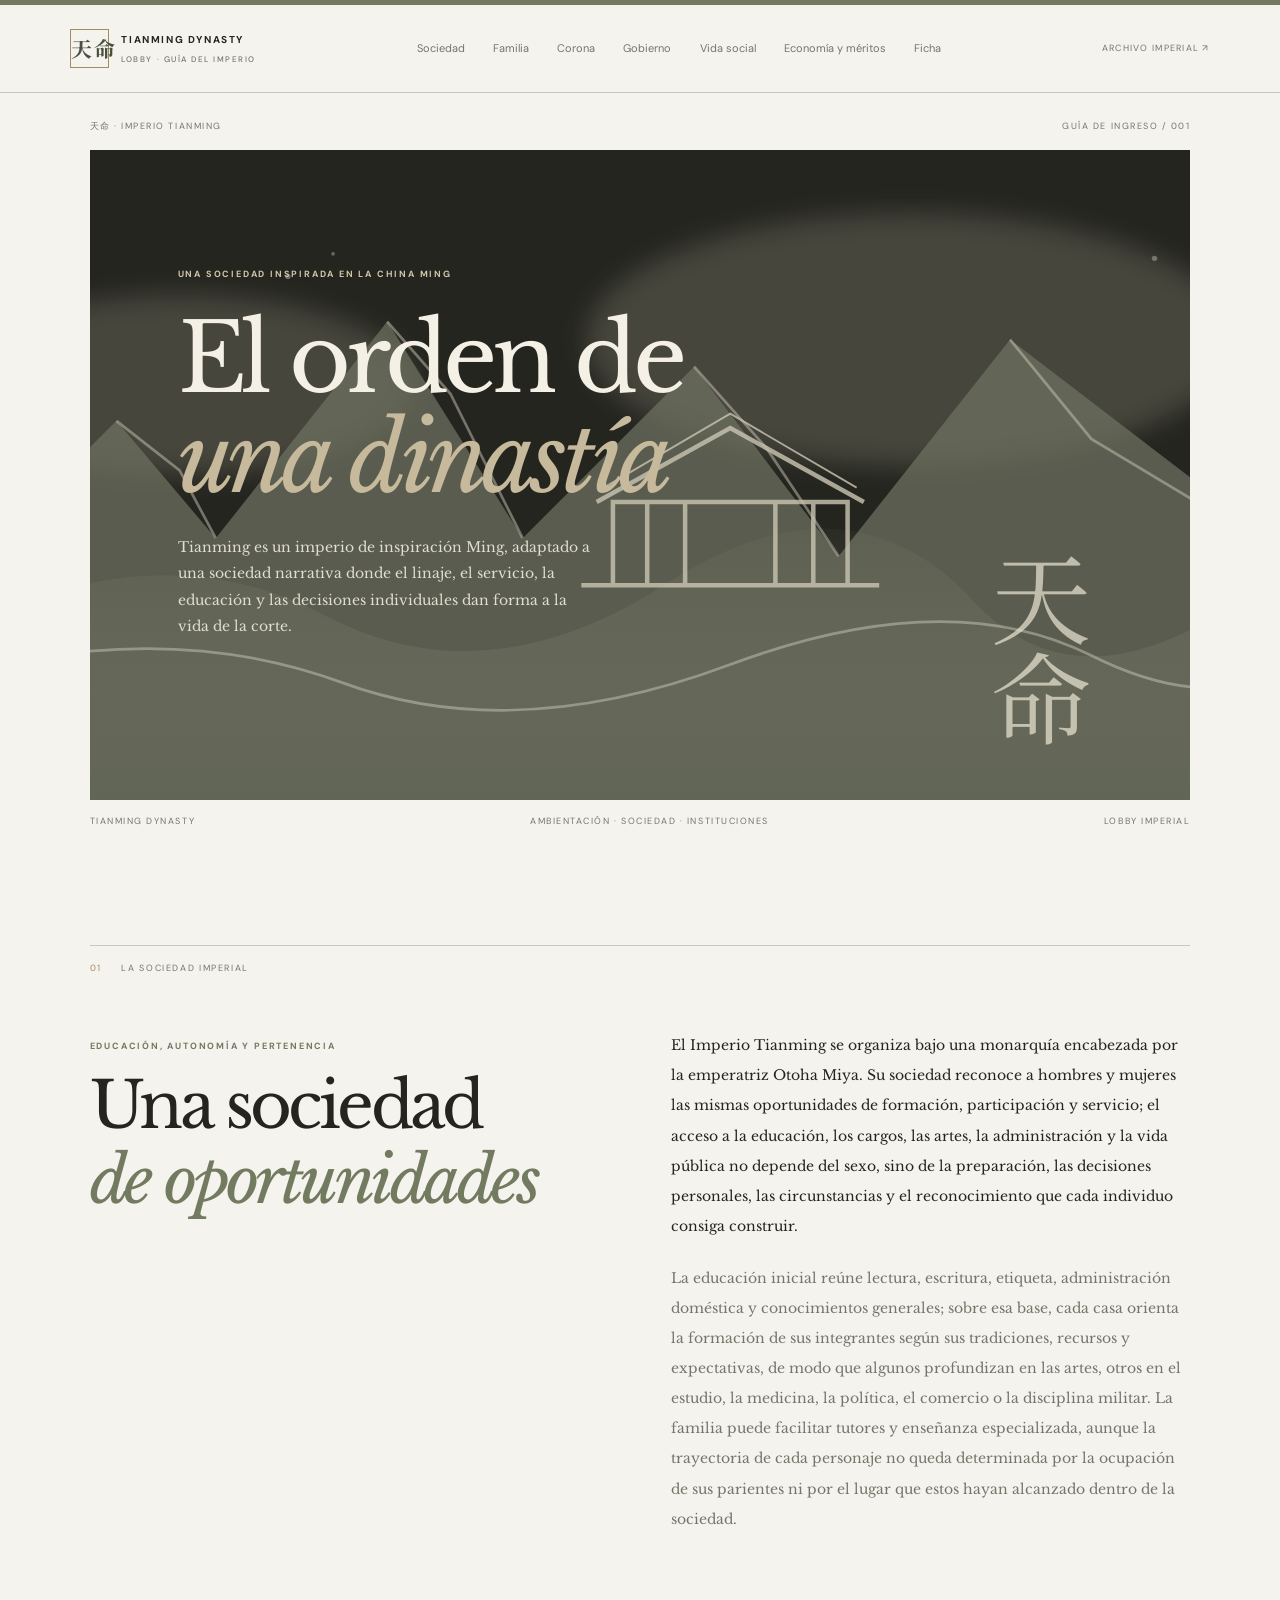
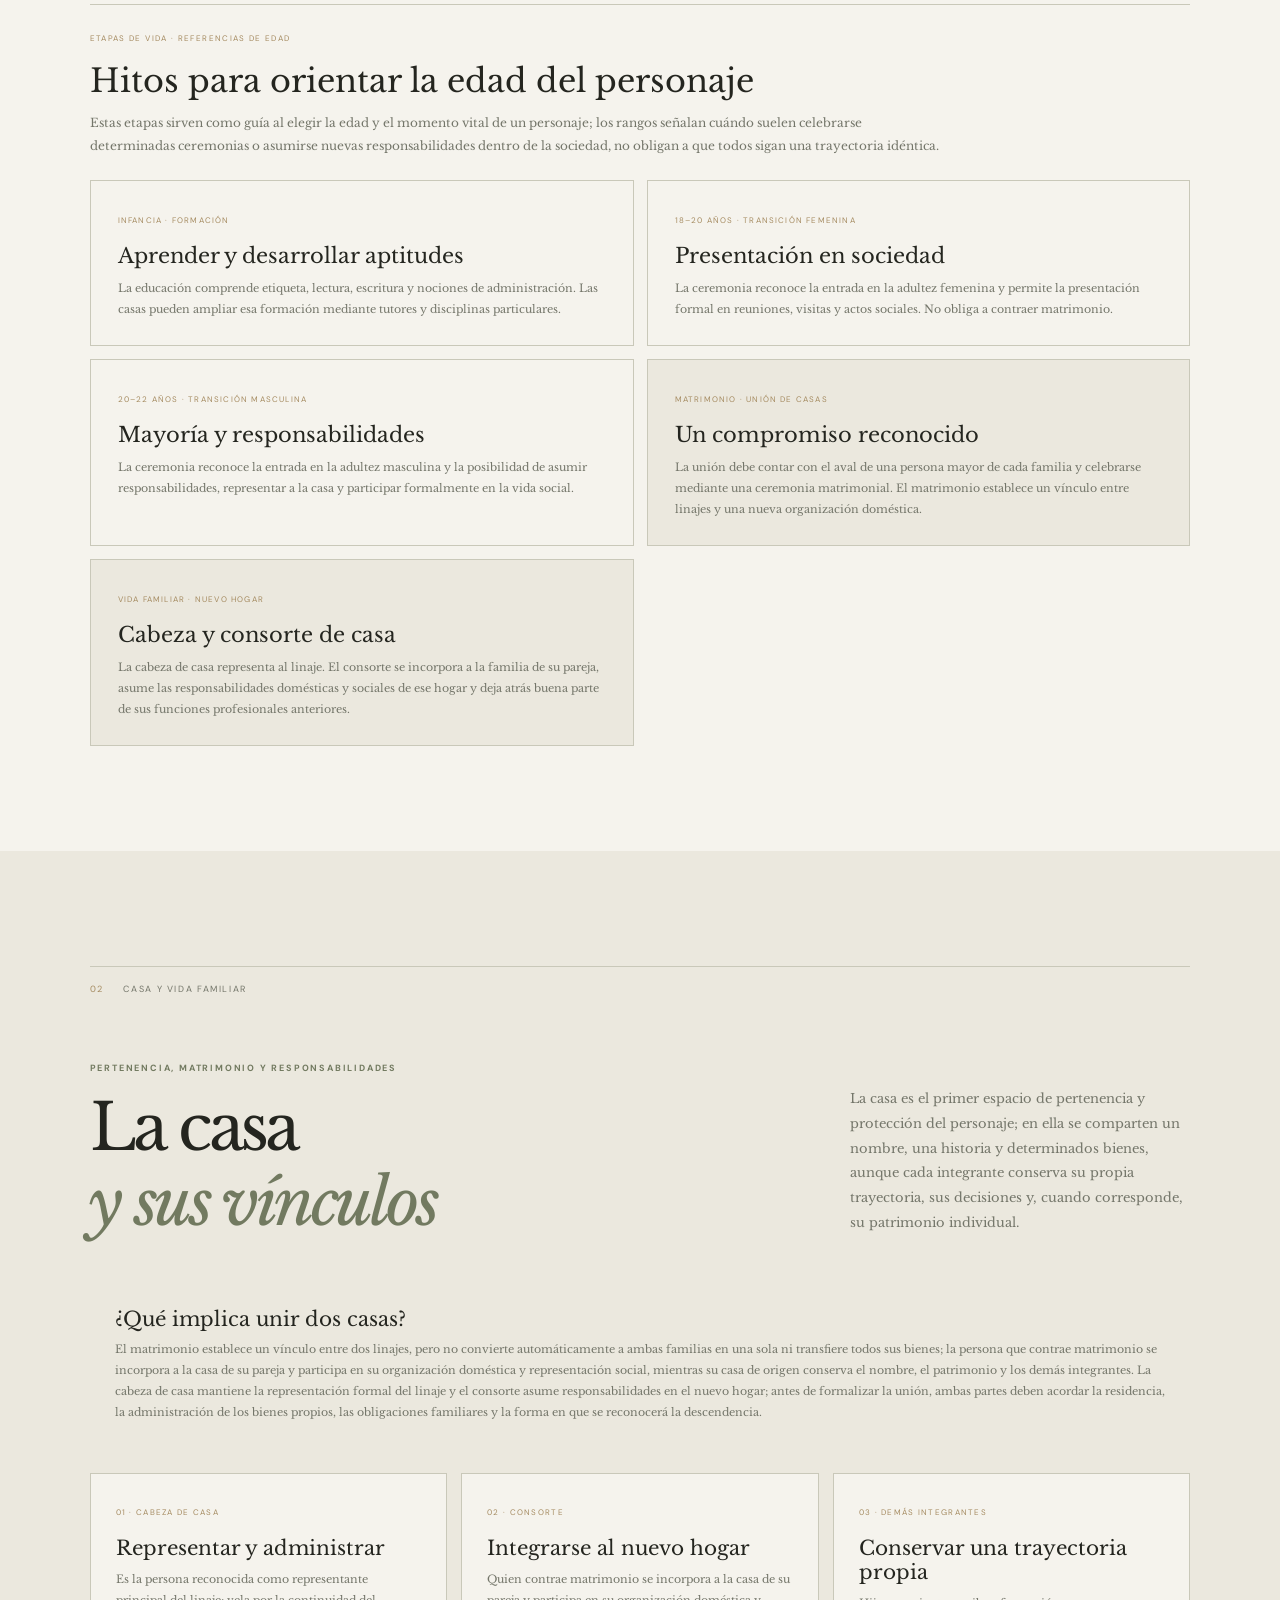
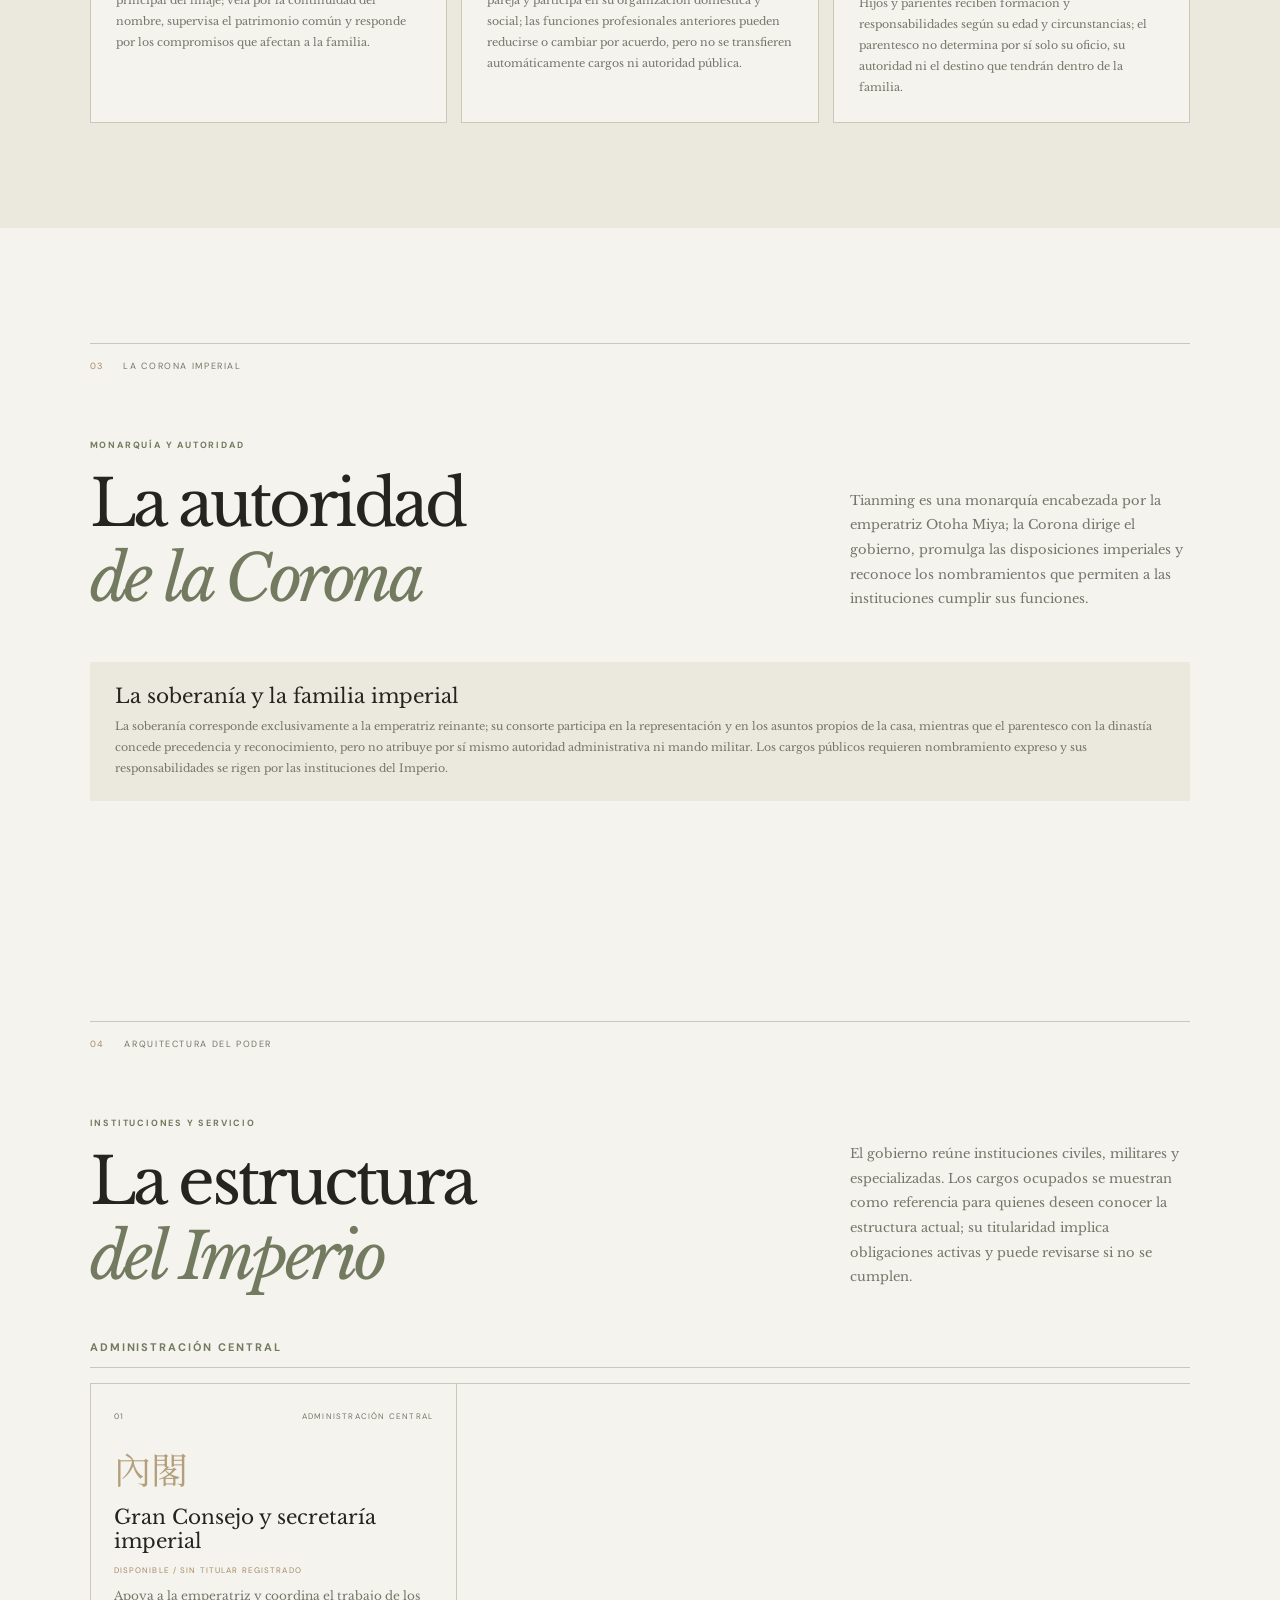
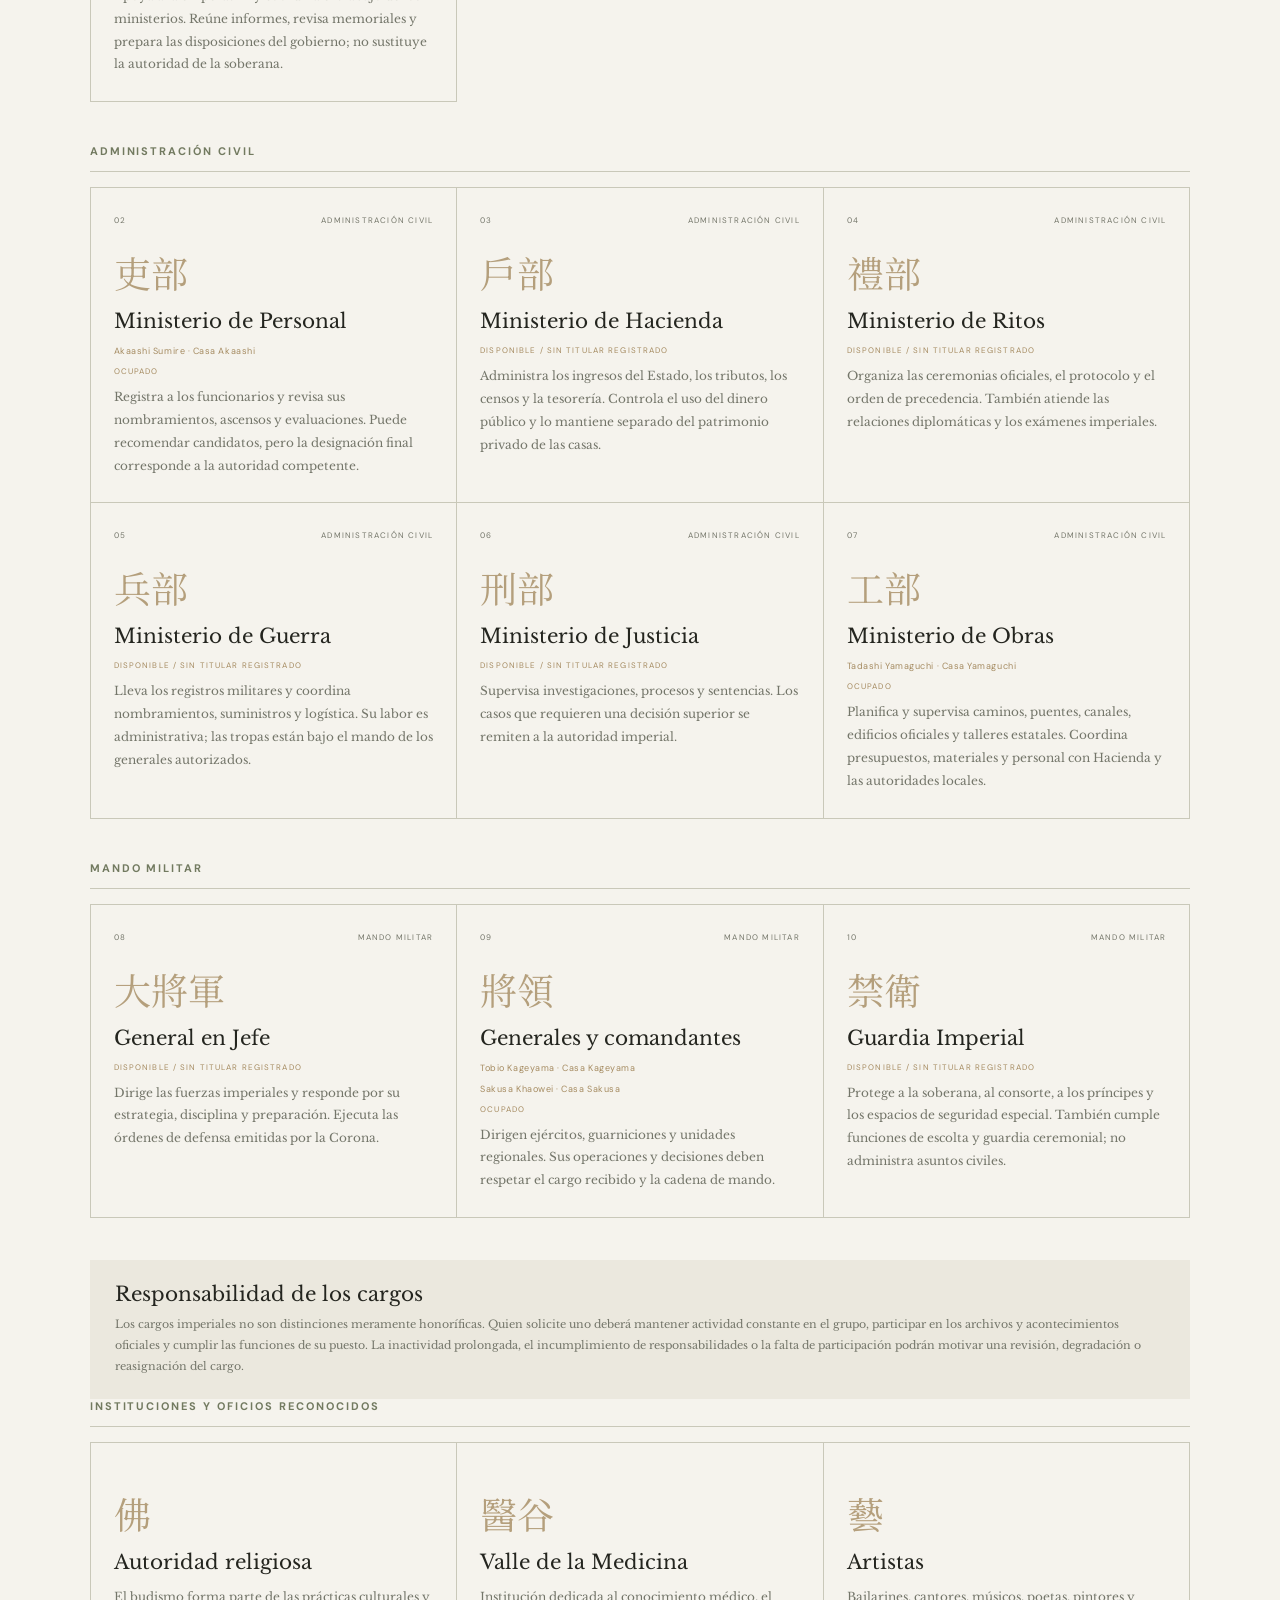
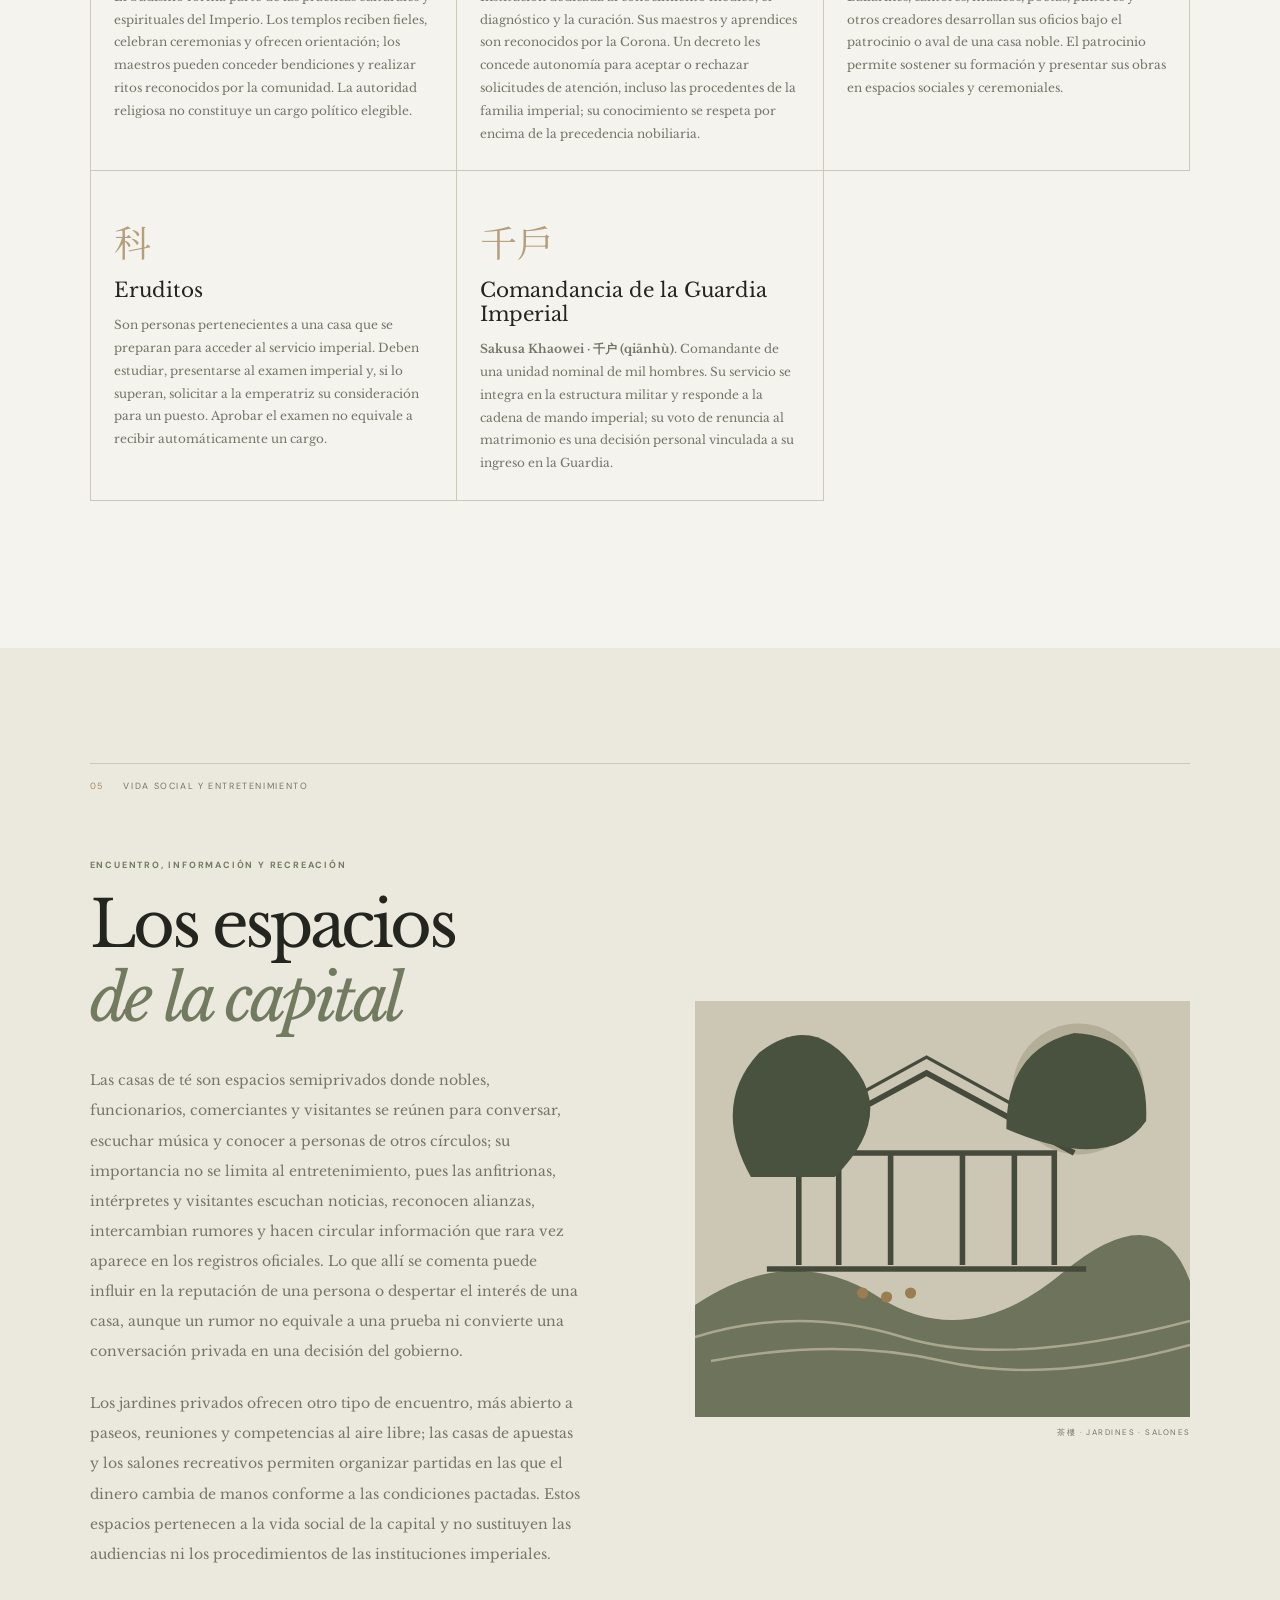
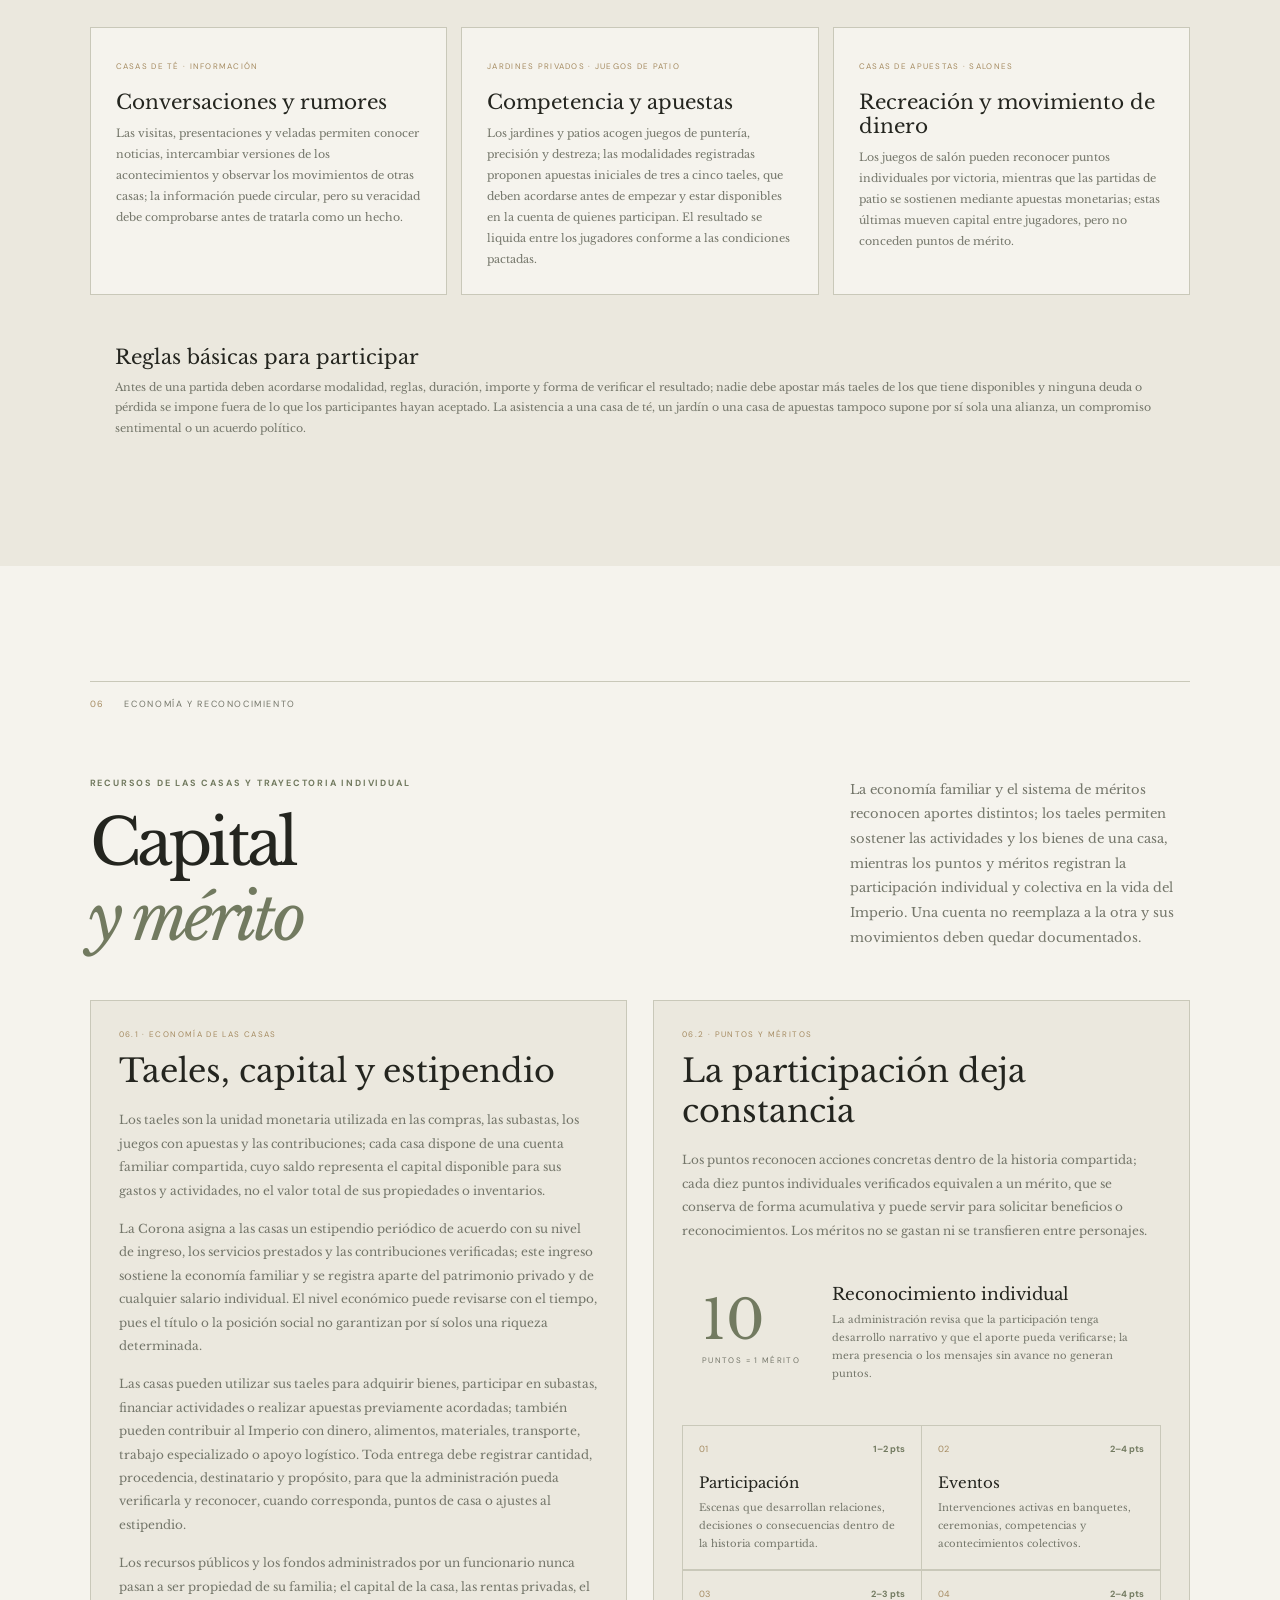
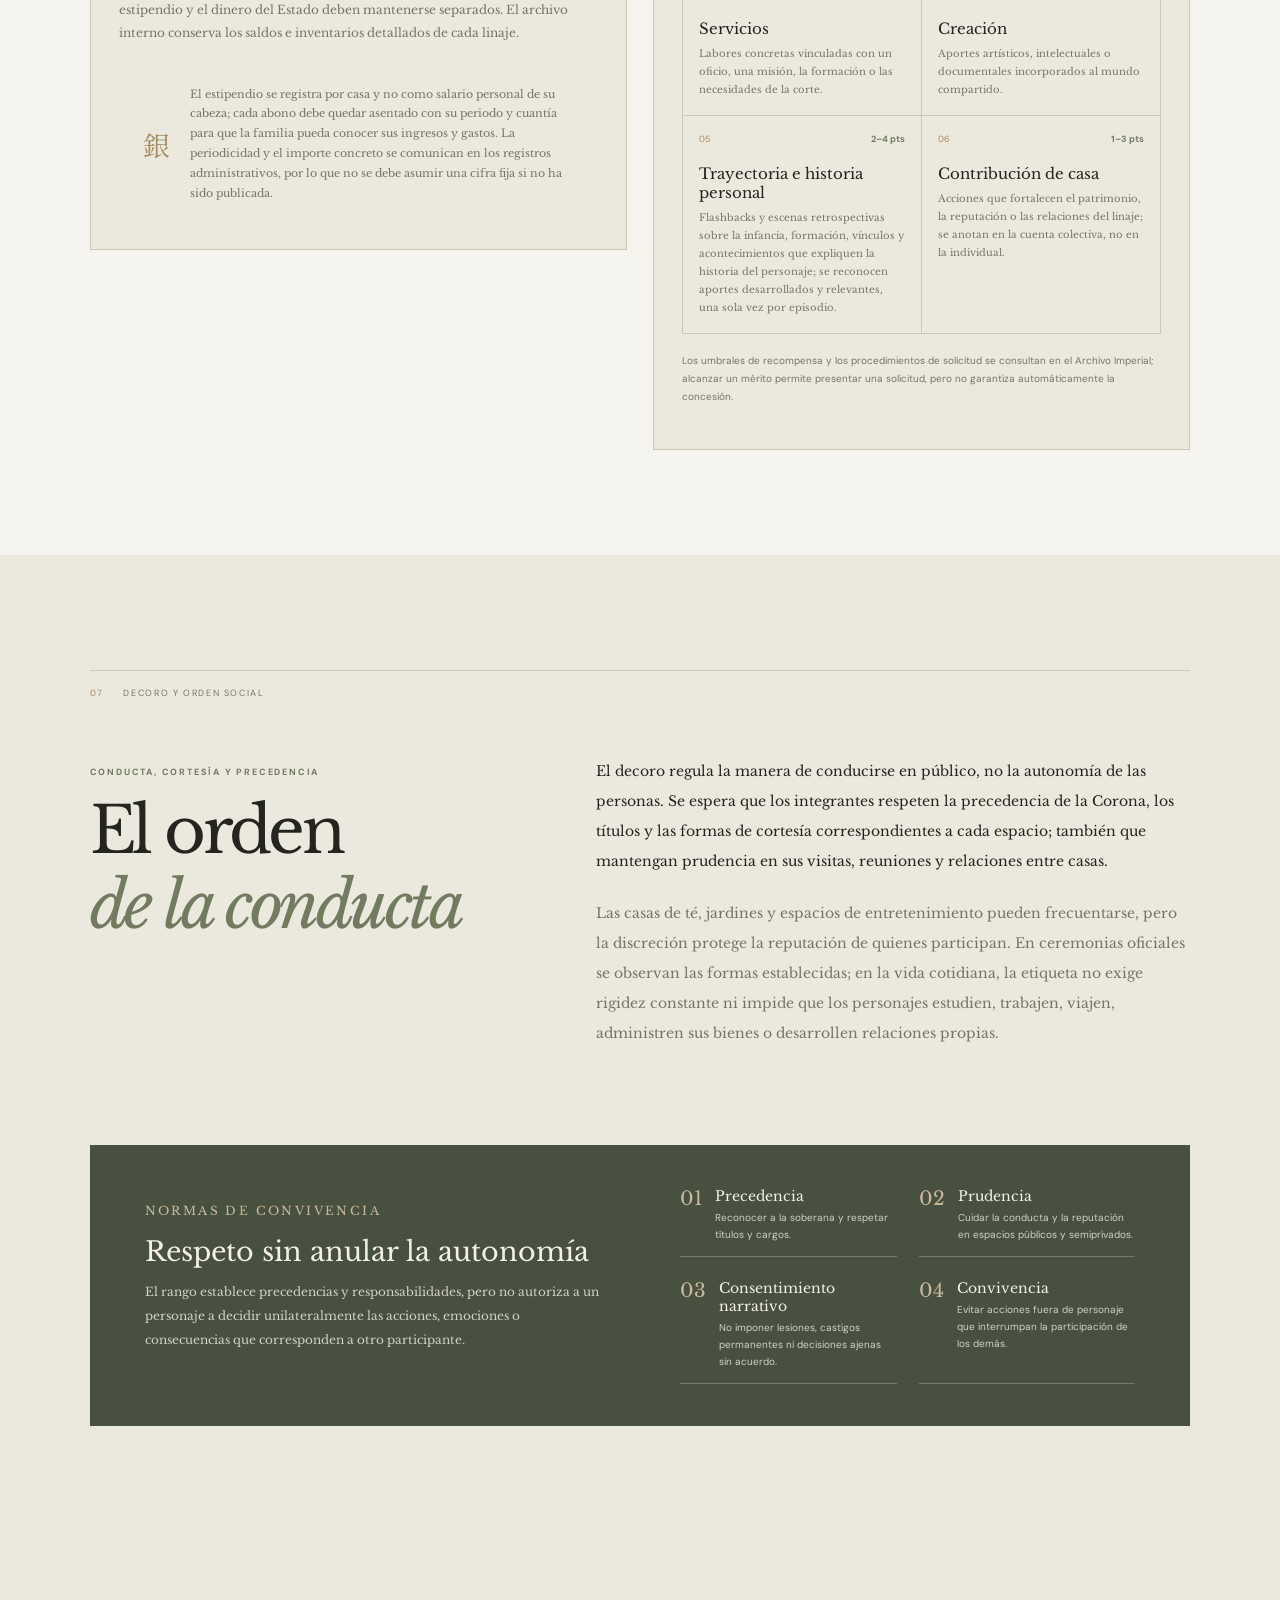
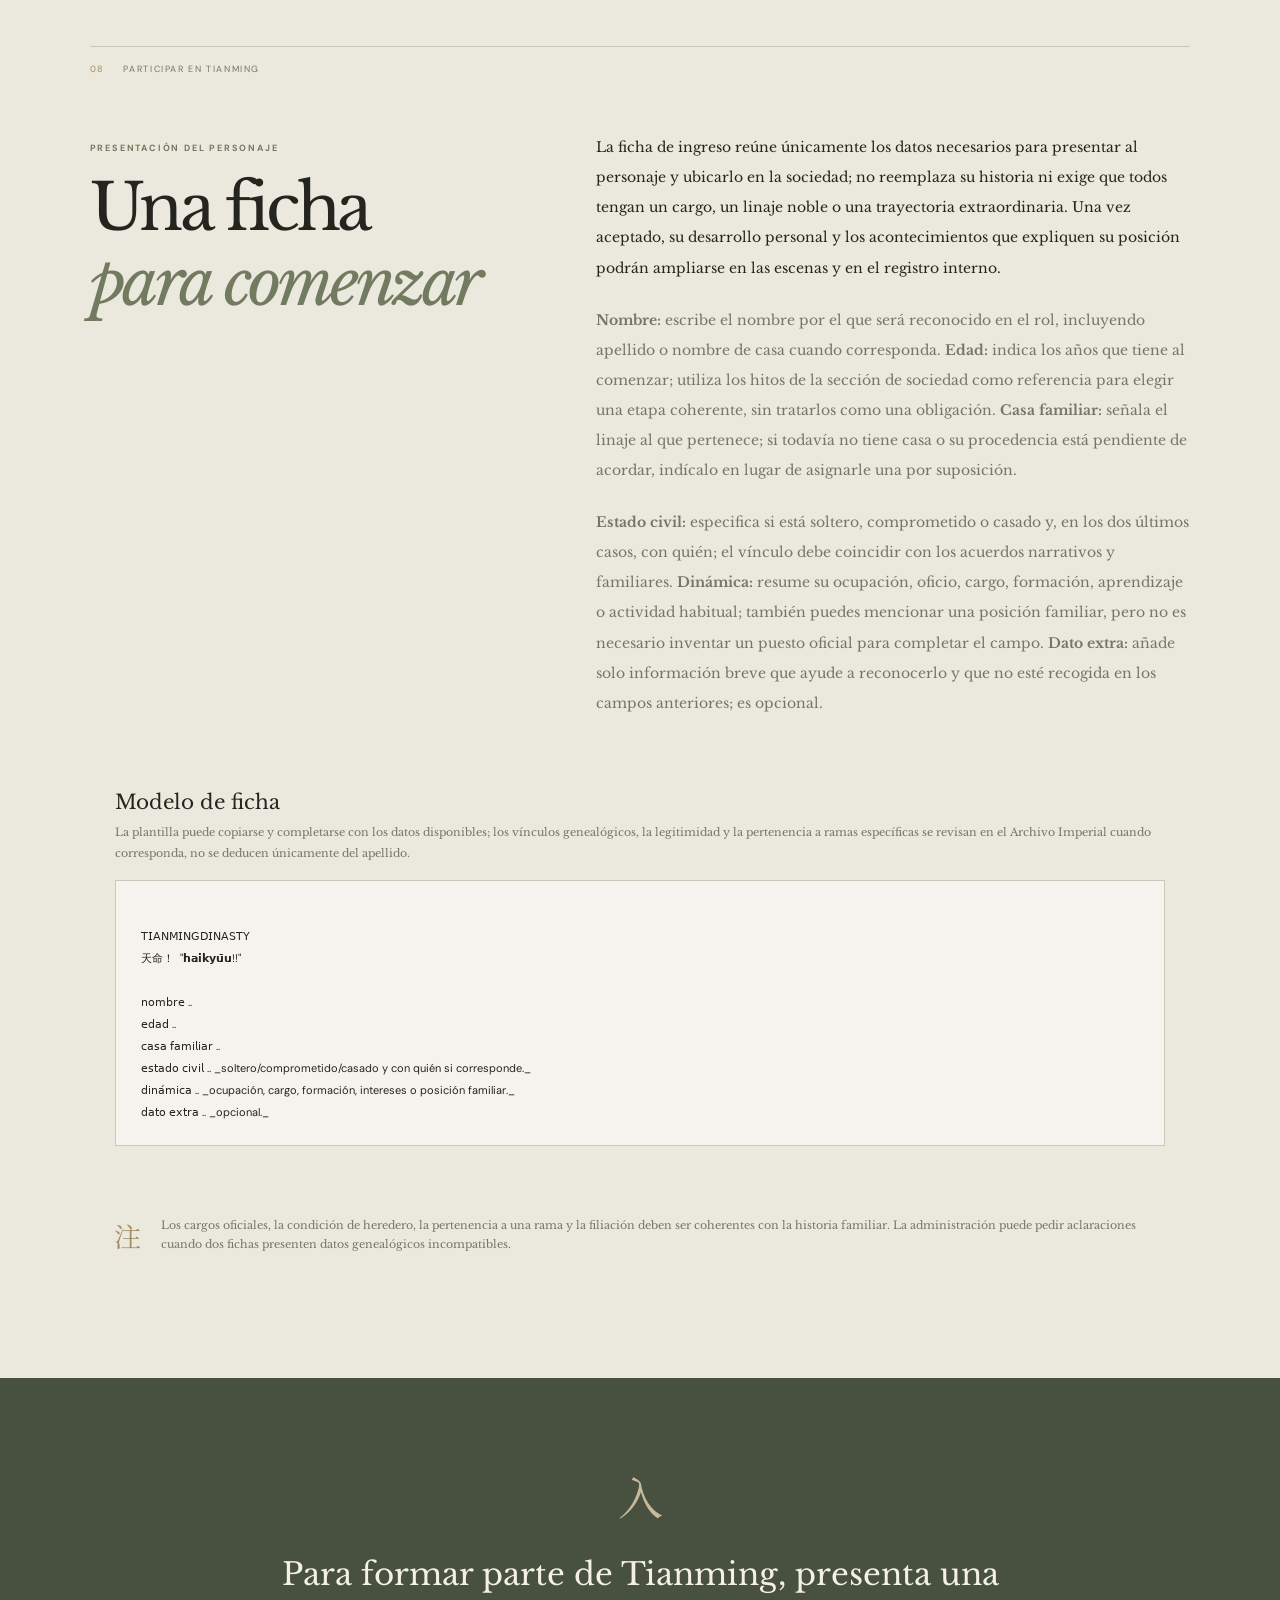
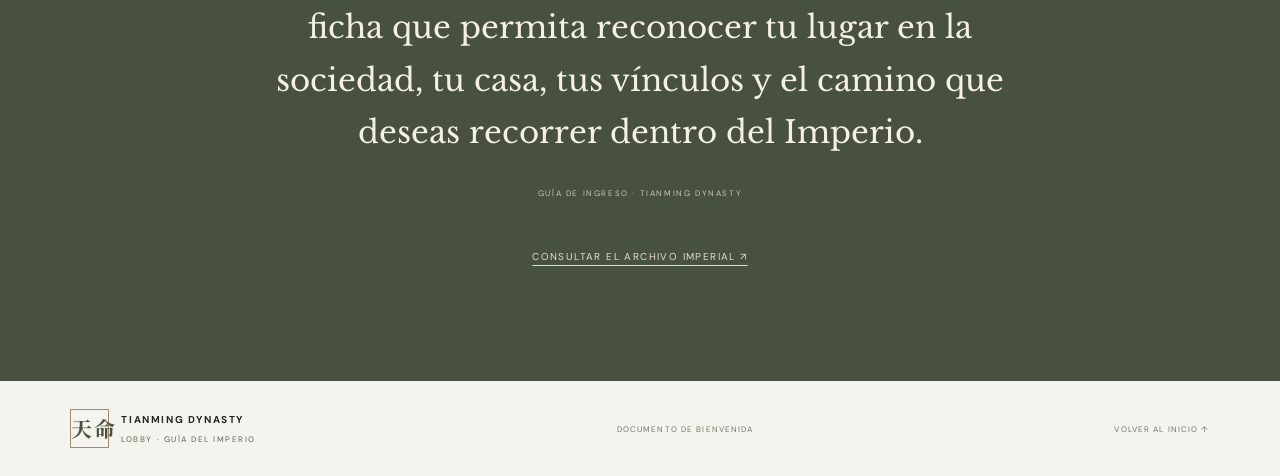
<file: index.html>
<!doctype html>
<html lang="es">
<head>
  <meta charset="utf-8">
  <meta name="viewport" content="width=device-width, initial-scale=1">
  <meta name="theme-color" content="#f5f3ed" media="(prefers-color-scheme: light)"><meta name="theme-color" content="#171915" media="(prefers-color-scheme: dark)">
  <meta name="description" content="Lobby público de Tianming Dynasty: ambientación, sociedad, instituciones y guía de ingreso.">
  <title>Tianming Dynasty — Lobby Imperial</title>
  <link rel="preconnect" href="https://fonts.googleapis.com">
  <link rel="preconnect" href="https://fonts.gstatic.com" crossorigin>
  <link href="https://fonts.googleapis.com/css2?family=DM+Sans:wght@400;500;600;700&family=Libre+Baskerville:ital,wght@0,400;0,700;1,400&family=Noto+Serif+SC:wght@400;500;600&display=swap" rel="stylesheet">
  <link rel="stylesheet" href="styles.css">
</head>
<body>
  <div class="topline"></div>
  <header class="site-header">
    <a class="brand" href="#inicio"><span class="brand-mark">天命</span><span>TIANMING DYNASTY<small>LOBBY · GUÍA DEL IMPERIO</small></span></a>
    <nav aria-label="Navegación principal">
      <a href="#sociedad">Sociedad</a><a href="#familia">Familia</a><a href="#corona">Corona</a><a href="#poder">Gobierno</a><a href="#vida-social">Vida social</a><a href="#economia">Economía y méritos</a><a href="#ficha">Ficha</a>
    </nav>
    <a class="edition" href="archivo.html">ARCHIVO IMPERIAL ↗</a>
  </header>
  <main id="inicio">
    <section class="hero">
      <div class="hero-meta"><span>天命 · IMPERIO TIANMING</span><span>GUÍA DE INGRESO / 001</span></div>
      <div class="hero-image"><img src="assets/hero-ink.svg" alt="Paisaje de tinta con montañas y pabellón imperial"><div class="hero-title"><span class="eyebrow">Una sociedad inspirada en la China Ming</span><h1>El orden de<br><em>una dinastía</em></h1><p>Tianming es un imperio de inspiración Ming, adaptado a una sociedad narrativa donde el linaje, el servicio, la educación y las decisiones individuales dan forma a la vida de la corte.</p></div><span class="hero-kanji">天命</span></div>
      <div class="hero-caption"><span>TIANMING DYNASTY</span><span>AMBIENTACIÓN · SOCIEDAD · INSTITUCIONES</span><span>LOBBY IMPERIAL</span></div>
    </section>

    <section class="section intro" id="sociedad">
      <div class="section-tag"><span>01</span> LA SOCIEDAD IMPERIAL</div>
      <div class="intro-grid"><div><p class="eyebrow">Educación, autonomía y pertenencia</p><h2>Una sociedad<br><em>de oportunidades</em></h2></div><div class="prose">
        <p>El Imperio Tianming se organiza bajo una monarquía encabezada por la emperatriz Otoha Miya. Su sociedad reconoce a hombres y mujeres las mismas oportunidades de formación, participación y servicio; el acceso a la educación, los cargos, las artes, la administración y la vida pública no depende del sexo, sino de la preparación, las decisiones personales, las circunstancias y el reconocimiento que cada individuo consiga construir.</p>
        <p>La educación inicial reúne lectura, escritura, etiqueta, administración doméstica y conocimientos generales; sobre esa base, cada casa orienta la formación de sus integrantes según sus tradiciones, recursos y expectativas, de modo que algunos profundizan en las artes, otros en el estudio, la medicina, la política, el comercio o la disciplina militar. La familia puede facilitar tutores y enseñanza especializada, aunque la trayectoria de cada personaje no queda determinada por la ocupación de sus parientes ni por el lugar que estos hayan alcanzado dentro de la sociedad.</p>
      </div></div>
      
      <div class="milestone-section"><span class="family-subtag">ETAPAS DE VIDA · REFERENCIAS DE EDAD</span><h3 class="milestone-title">Hitos para orientar la edad del personaje</h3><p class="milestone-intro">Estas etapas sirven como guía al elegir la edad y el momento vital de un personaje; los rangos señalan cuándo suelen celebrarse determinadas ceremonias o asumirse nuevas responsabilidades dentro de la sociedad, no obligan a que todos sigan una trayectoria idéntica.</p></div><div class="milestone-grid lobby-milestones">
        <article class="milestone-card"><span>INFANCIA · FORMACIÓN</span><h4>Aprender y desarrollar aptitudes</h4><p>La educación comprende etiqueta, lectura, escritura y nociones de administración. Las casas pueden ampliar esa formación mediante tutores y disciplinas particulares.</p></article>
        <article class="milestone-card"><span>18–20 AÑOS · TRANSICIÓN FEMENINA</span><h4>Presentación en sociedad</h4><p>La ceremonia reconoce la entrada en la adultez femenina y permite la presentación formal en reuniones, visitas y actos sociales. No obliga a contraer matrimonio.</p></article>
        <article class="milestone-card"><span>20–22 AÑOS · TRANSICIÓN MASCULINA</span><h4>Mayoría y responsabilidades</h4><p>La ceremonia reconoce la entrada en la adultez masculina y la posibilidad de asumir responsabilidades, representar a la casa y participar formalmente en la vida social.</p></article>
        <article class="milestone-card"><span>MATRIMONIO · UNIÓN DE CASAS</span><h4>Un compromiso reconocido</h4><p>La unión debe contar con el aval de una persona mayor de cada familia y celebrarse mediante una ceremonia matrimonial. El matrimonio establece un vínculo entre linajes y una nueva organización doméstica.</p></article>
        <article class="milestone-card"><span>VIDA FAMILIAR · NUEVO HOGAR</span><h4>Cabeza y consorte de casa</h4><p>La cabeza de casa representa al linaje. El consorte se incorpora a la familia de su pareja, asume las responsabilidades domésticas y sociales de ese hogar y deja atrás buena parte de sus funciones profesionales anteriores.</p></article>
      </div>
    </section>

    <section class="section family-life-section" id="familia">
      <div class="section-tag"><span>02</span> CASA Y VIDA FAMILIAR</div>
      <div class="section-heading"><div><p class="eyebrow">Pertenencia, matrimonio y responsabilidades</p><h2>La casa<br><em>y sus vínculos</em></h2></div><p class="section-deck">La casa es el primer espacio de pertenencia y protección del personaje; en ella se comparten un nombre, una historia y determinados bienes, aunque cada integrante conserva su propia trayectoria, sus decisiones y, cuando corresponde, su patrimonio individual.</p></div>
      <div class="family-contributions"><h3>¿Qué implica unir dos casas?</h3><p>El matrimonio establece un vínculo entre dos linajes, pero no convierte automáticamente a ambas familias en una sola ni transfiere todos sus bienes; la persona que contrae matrimonio se incorpora a la casa de su pareja y participa en su organización doméstica y representación social, mientras su casa de origen conserva el nombre, el patrimonio y los demás integrantes. La cabeza de casa mantiene la representación formal del linaje y el consorte asume responsabilidades en el nuevo hogar; antes de formalizar la unión, ambas partes deben acordar la residencia, la administración de los bienes propios, las obligaciones familiares y la forma en que se reconocerá la descendencia.</p></div>
      <div class="family-principles">
        <article><span>01 · CABEZA DE CASA</span><h3>Representar y administrar</h3><p>Es la persona reconocida como representante principal del linaje; vela por la continuidad del nombre, supervisa el patrimonio común y responde por los compromisos que afectan a la familia.</p></article>
        <article><span>02 · CONSORTE</span><h3>Integrarse al nuevo hogar</h3><p>Quien contrae matrimonio se incorpora a la casa de su pareja y participa en su organización doméstica y social; las funciones profesionales anteriores pueden reducirse o cambiar por acuerdo, pero no se transfieren automáticamente cargos ni autoridad pública.</p></article>
        <article><span>03 · DEMÁS INTEGRANTES</span><h3>Conservar una trayectoria propia</h3><p>Hijos y parientes reciben formación y responsabilidades según su edad y circunstancias; el parentesco no determina por sí solo su oficio, su autoridad ni el destino que tendrán dentro de la familia.</p></article>
      </div>
    </section>

    <section class="section imperial-family-section" id="corona">
      <div class="section-tag"><span>03</span> LA CORONA IMPERIAL</div>
      <div class="section-heading"><div><p class="eyebrow">Monarquía y autoridad</p><h2>La autoridad<br><em>de la Corona</em></h2></div><p class="section-deck">Tianming es una monarquía encabezada por la emperatriz Otoha Miya; la Corona dirige el gobierno, promulga las disposiciones imperiales y reconoce los nombramientos que permiten a las instituciones cumplir sus funciones.</p></div>
      <div class="family-contributions"><h3>La soberanía y la familia imperial</h3><p>La soberanía corresponde exclusivamente a la emperatriz reinante; su consorte participa en la representación y en los asuntos propios de la casa, mientras que el parentesco con la dinastía concede precedencia y reconocimiento, pero no atribuye por sí mismo autoridad administrativa ni mando militar. Los cargos públicos requieren nombramiento expreso y sus responsabilidades se rigen por las instituciones del Imperio.</p></div>
    </section>

    <section class="section court-section" id="poder">
      <div class="section-tag"><span>04</span> ARQUITECTURA DEL PODER</div>
      <div class="section-heading"><div><p class="eyebrow">Instituciones y servicio</p><h2>La estructura<br><em>del Imperio</em></h2></div><p class="section-deck">El gobierno reúne instituciones civiles, militares y especializadas. Los cargos ocupados se muestran como referencia para quienes deseen conocer la estructura actual; su titularidad implica obligaciones activas y puede revisarse si no se cumplen.</p></div>
      <div class="institution-grid" id="lobby-institutions"></div>
      <div class="family-contributions lobby-duty"><h3>Responsabilidad de los cargos</h3><p>Los cargos imperiales no son distinciones meramente honoríficas. Quien solicite uno deberá mantener actividad constante en el grupo, participar en los archivos y acontecimientos oficiales y cumplir las funciones de su puesto. La inactividad prolongada, el incumplimiento de responsabilidades o la falta de participación podrán motivar una revisión, degradación o reasignación del cargo.</p></div>
      <div class="institution-group lobby-special">
        <h3>INSTITUCIONES Y OFICIOS RECONOCIDOS</h3>
        <div class="institution-cards">
          <article class="institution-card"><div class="card-kanji">佛</div><h4>Autoridad religiosa</h4><p>El budismo forma parte de las prácticas culturales y espirituales del Imperio. Los templos reciben fieles, celebran ceremonias y ofrecen orientación; los maestros pueden conceder bendiciones y realizar ritos reconocidos por la comunidad. La autoridad religiosa no constituye un cargo político elegible.</p></article>
          <article class="institution-card"><div class="card-kanji">醫谷</div><h4>Valle de la Medicina</h4><p>Institución dedicada al conocimiento médico, el diagnóstico y la curación. Sus maestros y aprendices son reconocidos por la Corona. Un decreto les concede autonomía para aceptar o rechazar solicitudes de atención, incluso las procedentes de la familia imperial; su conocimiento se respeta por encima de la precedencia nobiliaria.</p></article>
          <article class="institution-card"><div class="card-kanji">藝</div><h4>Artistas</h4><p>Bailarines, cantores, músicos, poetas, pintores y otros creadores desarrollan sus oficios bajo el patrocinio o aval de una casa noble. El patrocinio permite sostener su formación y presentar sus obras en espacios sociales y ceremoniales.</p></article>
          <article class="institution-card"><div class="card-kanji">科</div><h4>Eruditos</h4><p>Son personas pertenecientes a una casa que se preparan para acceder al servicio imperial. Deben estudiar, presentarse al examen imperial y, si lo superan, solicitar a la emperatriz su consideración para un puesto. Aprobar el examen no equivale a recibir automáticamente un cargo.</p></article>
          <article class="institution-card"><div class="card-kanji">千戶</div><h4>Comandancia de la Guardia Imperial</h4><p><b>Sakusa Khaowei · 千户 (qiānhù)</b>. Comandante de una unidad nominal de mil hombres. Su servicio se integra en la estructura militar y responde a la cadena de mando imperial; su voto de renuncia al matrimonio es una decisión personal vinculada a su ingreso en la Guardia.</p></article>
        </div>
      </div>
    </section>

    <section class="section tea-section" id="vida-social">
      <div class="section-tag"><span>05</span> VIDA SOCIAL Y ENTRETENIMIENTO</div>
      <div class="tea-layout"><div><p class="eyebrow">Encuentro, información y recreación</p><h2>Los espacios<br><em>de la capital</em></h2><p class="prose-single">Las casas de té son espacios semiprivados donde nobles, funcionarios, comerciantes y visitantes se reúnen para conversar, escuchar música y conocer a personas de otros círculos; su importancia no se limita al entretenimiento, pues las anfitrionas, intérpretes y visitantes escuchan noticias, reconocen alianzas, intercambian rumores y hacen circular información que rara vez aparece en los registros oficiales. Lo que allí se comenta puede influir en la reputación de una persona o despertar el interés de una casa, aunque un rumor no equivale a una prueba ni convierte una conversación privada en una decisión del gobierno.</p><p class="prose-single">Los jardines privados ofrecen otro tipo de encuentro, más abierto a paseos, reuniones y competencias al aire libre; las casas de apuestas y los salones recreativos permiten organizar partidas en las que el dinero cambia de manos conforme a las condiciones pactadas. Estos espacios pertenecen a la vida social de la capital y no sustituyen las audiencias ni los procedimientos de las instituciones imperiales.</p></div><div class="tea-illustration"><img src="assets/tea-house.svg" alt="Pabellón de té entre árboles"><span>茶樓 · JARDINES · SALONES</span></div></div>
      <div class="family-principles social-venues">
        <article><span>CASAS DE TÉ · INFORMACIÓN</span><h3>Conversaciones y rumores</h3><p>Las visitas, presentaciones y veladas permiten conocer noticias, intercambiar versiones de los acontecimientos y observar los movimientos de otras casas; la información puede circular, pero su veracidad debe comprobarse antes de tratarla como un hecho.</p></article>
        <article><span>JARDINES PRIVADOS · JUEGOS DE PATIO</span><h3>Competencia y apuestas</h3><p>Los jardines y patios acogen juegos de puntería, precisión y destreza; las modalidades registradas proponen apuestas iniciales de tres a cinco taeles, que deben acordarse antes de empezar y estar disponibles en la cuenta de quienes participan. El resultado se liquida entre los jugadores conforme a las condiciones pactadas.</p></article>
        <article><span>CASAS DE APUESTAS · SALONES</span><h3>Recreación y movimiento de dinero</h3><p>Los juegos de salón pueden reconocer puntos individuales por victoria, mientras que las partidas de patio se sostienen mediante apuestas monetarias; estas últimas mueven capital entre jugadores, pero no conceden puntos de mérito.</p></article>
      </div>
      <div class="family-contributions"><h3>Reglas básicas para participar</h3><p>Antes de una partida deben acordarse modalidad, reglas, duración, importe y forma de verificar el resultado; nadie debe apostar más taeles de los que tiene disponibles y ninguna deuda o pérdida se impone fuera de lo que los participantes hayan aceptado. La asistencia a una casa de té, un jardín o una casa de apuestas tampoco supone por sí sola una alianza, un compromiso sentimental o un acuerdo político.</p></div>
    </section>

    <section class="section merit-section economy-section" id="economia">
      <div class="section-tag"><span>06</span> ECONOMÍA Y RECONOCIMIENTO</div>
      <div class="section-heading"><div><p class="eyebrow">Recursos de las casas y trayectoria individual</p><h2>Capital<br><em>y mérito</em></h2></div><p class="section-deck">La economía familiar y el sistema de méritos reconocen aportes distintos; los taeles permiten sostener las actividades y los bienes de una casa, mientras los puntos y méritos registran la participación individual y colectiva en la vida del Imperio. Una cuenta no reemplaza a la otra y sus movimientos deben quedar documentados.</p></div>
      <div class="economy-overview">
        <section class="economy-column">
          <div class="family-subtag">06.1 · ECONOMÍA DE LAS CASAS</div>
          <h3>Taeles, capital y estipendio</h3>
          <p>Los taeles son la unidad monetaria utilizada en las compras, las subastas, los juegos con apuestas y las contribuciones; cada casa dispone de una cuenta familiar compartida, cuyo saldo representa el capital disponible para sus gastos y actividades, no el valor total de sus propiedades o inventarios.</p>
          <p>La Corona asigna a las casas un estipendio periódico de acuerdo con su nivel de ingreso, los servicios prestados y las contribuciones verificadas; este ingreso sostiene la economía familiar y se registra aparte del patrimonio privado y de cualquier salario individual. El nivel económico puede revisarse con el tiempo, pues el título o la posición social no garantizan por sí solos una riqueza determinada.</p>
          <p>Las casas pueden utilizar sus taeles para adquirir bienes, participar en subastas, financiar actividades o realizar apuestas previamente acordadas; también pueden contribuir al Imperio con dinero, alimentos, materiales, transporte, trabajo especializado o apoyo logístico. Toda entrega debe registrar cantidad, procedencia, destinatario y propósito, para que la administración pueda verificarla y reconocer, cuando corresponda, puntos de casa o ajustes al estipendio.</p>
          <p>Los recursos públicos y los fondos administrados por un funcionario nunca pasan a ser propiedad de su familia; el capital de la casa, las rentas privadas, el estipendio y el dinero del Estado deben mantenerse separados. El archivo interno conserva los saldos e inventarios detallados de cada linaje.</p>
          <div class="note-box economy-note"><span class="note-symbol">銀</span><p>El estipendio se registra por casa y no como salario personal de su cabeza; cada abono debe quedar asentado con su periodo y cuantía para que la familia pueda conocer sus ingresos y gastos. La periodicidad y el importe concreto se comunican en los registros administrativos, por lo que no se debe asumir una cifra fija si no ha sido publicada.</p></div>
        </section>
        <section class="economy-column merit-column">
          <div class="family-subtag">06.2 · PUNTOS Y MÉRITOS</div>
          <h3>La participación deja constancia</h3>
          <p>Los puntos reconocen acciones concretas dentro de la historia compartida; cada diez puntos individuales verificados equivalen a un mérito, que se conserva de forma acumulativa y puede servir para solicitar beneficios o reconocimientos. Los méritos no se gastan ni se transfieren entre personajes.</p>
          <div class="merit-intro"><div class="merit-number"><strong>10</strong><span>PUNTOS = 1 MÉRITO</span></div><div><h4>Reconocimiento individual</h4><p>La administración revisa que la participación tenga desarrollo narrativo y que el aporte pueda verificarse; la mera presencia o los mensajes sin avance no generan puntos.</p></div></div>
          <div class="points-grid lobby-points">
            <article class="point-card"><div class="point-head"><span>01</span><b>1–2 pts</b></div><h4>Participación</h4><p>Escenas que desarrollan relaciones, decisiones o consecuencias dentro de la historia compartida.</p></article>
            <article class="point-card"><div class="point-head"><span>02</span><b>2–4 pts</b></div><h4>Eventos</h4><p>Intervenciones activas en banquetes, ceremonias, competencias y acontecimientos colectivos.</p></article>
            <article class="point-card"><div class="point-head"><span>03</span><b>2–3 pts</b></div><h4>Servicios</h4><p>Labores concretas vinculadas con un oficio, una misión, la formación o las necesidades de la corte.</p></article>
            <article class="point-card"><div class="point-head"><span>04</span><b>2–4 pts</b></div><h4>Creación</h4><p>Aportes artísticos, intelectuales o documentales incorporados al mundo compartido.</p></article>
            <article class="point-card"><div class="point-head"><span>05</span><b>2–4 pts</b></div><h4>Trayectoria e historia personal</h4><p>Flashbacks y escenas retrospectivas sobre la infancia, formación, vínculos y acontecimientos que expliquen la historia del personaje; se reconocen aportes desarrollados y relevantes, una sola vez por episodio.</p></article>
            <article class="point-card"><div class="point-head"><span>06</span><b>1–3 pts</b></div><h4>Contribución de casa</h4><p>Acciones que fortalecen el patrimonio, la reputación o las relaciones del linaje; se anotan en la cuenta colectiva, no en la individual.</p></article>
          </div>
          <p class="economy-more">Los umbrales de recompensa y los procedimientos de solicitud se consultan en el Archivo Imperial; alcanzar un mérito permite presentar una solicitud, pero no garantiza automáticamente la concesión.</p>
        </section>
      </div>
    </section>

    <section class="section women-section" id="decoro">
      <div class="section-tag"><span>07</span> DECORO Y ORDEN SOCIAL</div>
      <div class="women-layout"><div><p class="eyebrow">Conducta, cortesía y precedencia</p><h2>El orden<br><em>de la conducta</em></h2></div><div class="prose"><p>El decoro regula la manera de conducirse en público, no la autonomía de las personas. Se espera que los integrantes respeten la precedencia de la Corona, los títulos y las formas de cortesía correspondientes a cada espacio; también que mantengan prudencia en sus visitas, reuniones y relaciones entre casas.</p><p>Las casas de té, jardines y espacios de entretenimiento pueden frecuentarse, pero la discreción protege la reputación de quienes participan. En ceremonias oficiales se observan las formas establecidas; en la vida cotidiana, la etiqueta no exige rigidez constante ni impide que los personajes estudien, trabajen, viajen, administren sus bienes o desarrollen relaciones propias.</p></div></div>
      <div class="agency-panel"><div><p class="eyebrow">Normas de convivencia</p><h3>Respeto sin anular la autonomía</h3><p>El rango establece precedencias y responsabilidades, pero no autoriza a un personaje a decidir unilateralmente las acciones, emociones o consecuencias que corresponden a otro participante.</p></div><div class="agency-list"><div class="agency-item"><span>01</span><div><b>Precedencia</b><small>Reconocer a la soberana y respetar títulos y cargos.</small></div></div><div class="agency-item"><span>02</span><div><b>Prudencia</b><small>Cuidar la conducta y la reputación en espacios públicos y semiprivados.</small></div></div><div class="agency-item"><span>03</span><div><b>Consentimiento narrativo</b><small>No imponer lesiones, castigos permanentes ni decisiones ajenas sin acuerdo.</small></div></div><div class="agency-item"><span>04</span><div><b>Convivencia</b><small>Evitar acciones fuera de personaje que interrumpan la participación de los demás.</small></div></div></div></div>
    </section>

    <section class="section women-section" id="ficha">
      <div class="section-tag"><span>08</span> PARTICIPAR EN TIANMING</div>
      <div class="women-layout"><div><p class="eyebrow">Presentación del personaje</p><h2>Una ficha<br><em>para comenzar</em></h2></div><div class="prose">
        <p>La ficha de ingreso reúne únicamente los datos necesarios para presentar al personaje y ubicarlo en la sociedad; no reemplaza su historia ni exige que todos tengan un cargo, un linaje noble o una trayectoria extraordinaria. Una vez aceptado, su desarrollo personal y los acontecimientos que expliquen su posición podrán ampliarse en las escenas y en el registro interno.</p>
        <p><b>Nombre:</b> escribe el nombre por el que será reconocido en el rol, incluyendo apellido o nombre de casa cuando corresponda. <b>Edad:</b> indica los años que tiene al comenzar; utiliza los hitos de la sección de sociedad como referencia para elegir una etapa coherente, sin tratarlos como una obligación. <b>Casa familiar:</b> señala el linaje al que pertenece; si todavía no tiene casa o su procedencia está pendiente de acordar, indícalo en lugar de asignarle una por suposición.</p>
        <p><b>Estado civil:</b> especifica si está soltero, comprometido o casado y, en los dos últimos casos, con quién; el vínculo debe coincidir con los acuerdos narrativos y familiares. <b>Dinámica:</b> resume su ocupación, oficio, cargo, formación, aprendizaje o actividad habitual; también puedes mencionar una posición familiar, pero no es necesario inventar un puesto oficial para completar el campo. <b>Dato extra:</b> añade solo información breve que ayude a reconocerlo y que no esté recogida en los campos anteriores; es opcional.</p>
      </div></div>
      <div class="family-contributions"><h3>Modelo de ficha</h3><p>La plantilla puede copiarse y completarse con los datos disponibles; los vínculos genealógicos, la legitimidad y la pertenencia a ramas específicas se revisan en el Archivo Imperial cuando corresponda, no se deducen únicamente del apellido.</p>
        <pre class="character-template">ㅤㅤ
ㅤㅤㅤㅤㅤㅤ𝖳𝖨𝖠𝖭𝖬𝖨𝖭𝖦ㅤㅤ𝖣𝖨𝖭𝖠𝖲𝖳𝖸
ㅤㅤㅤㅤㅤㅤ天命！ ㅤㅤㅤ "𝗵𝗮𝗶𝗸𝘆𝘂̄𝘂!!"

ㅤㅤ𝗇𝗈𝗆𝖻𝗋𝖾 ㅤㅤㅤ..
ㅤㅤ𝖾𝖽𝖺𝖽 ㅤㅤㅤ..
ㅤㅤ𝖼𝖺𝗌𝖺 𝖿𝖺𝗆𝗂𝗅𝗂𝖺𝗋 ㅤㅤㅤ..
ㅤㅤ𝖾𝗌𝗍𝖺𝖽𝗈 𝖼𝗂𝗏𝗂𝗅 ㅤㅤㅤ.. _soltero/comprometido/casado y con quién si corresponde._
ㅤㅤ𝖽𝗂𝗇𝖺́𝗆𝗂𝖼𝖺 ㅤㅤㅤ.. _ocupación, cargo, formación, intereses o posición familiar._
ㅤㅤ𝖽𝖺𝗍𝗈 𝖾𝗑𝗍𝗋𝖺 ㅤㅤㅤ.. _opcional._</pre>
      </div>
      <div class="note-box"><span class="note-symbol">注</span><p>Los cargos oficiales, la condición de heredero, la pertenencia a una rama y la filiación deben ser coherentes con la historia familiar. La administración puede pedir aclaraciones cuando dos fichas presenten datos genealógicos incompatibles.</p></div>
    </section>
    <section class="closing" id="ingreso"><span class="closing-kanji">入</span><p>Para formar parte de Tianming, presenta una ficha que permita reconocer tu lugar en la sociedad, tu casa, tus vínculos y el camino que deseas recorrer dentro del Imperio.</p><small>GUÍA DE INGRESO · TIANMING DYNASTY</small><p><a class="lobby-archive-link" href="archivo.html">CONSULTAR EL ARCHIVO IMPERIAL ↗</a></p></section>
  </main>
  <footer class="footer"><a class="brand" href="#inicio"><span class="brand-mark">天命</span><span>TIANMING DYNASTY<small>LOBBY · GUÍA DEL IMPERIO</small></span></a><span>DOCUMENTO DE BIENVENIDA</span><a href="#inicio">VOLVER AL INICIO ↑</a></footer>

  <script type="module" src="js/lobby.js"></script>
</body>
</html>
</file>
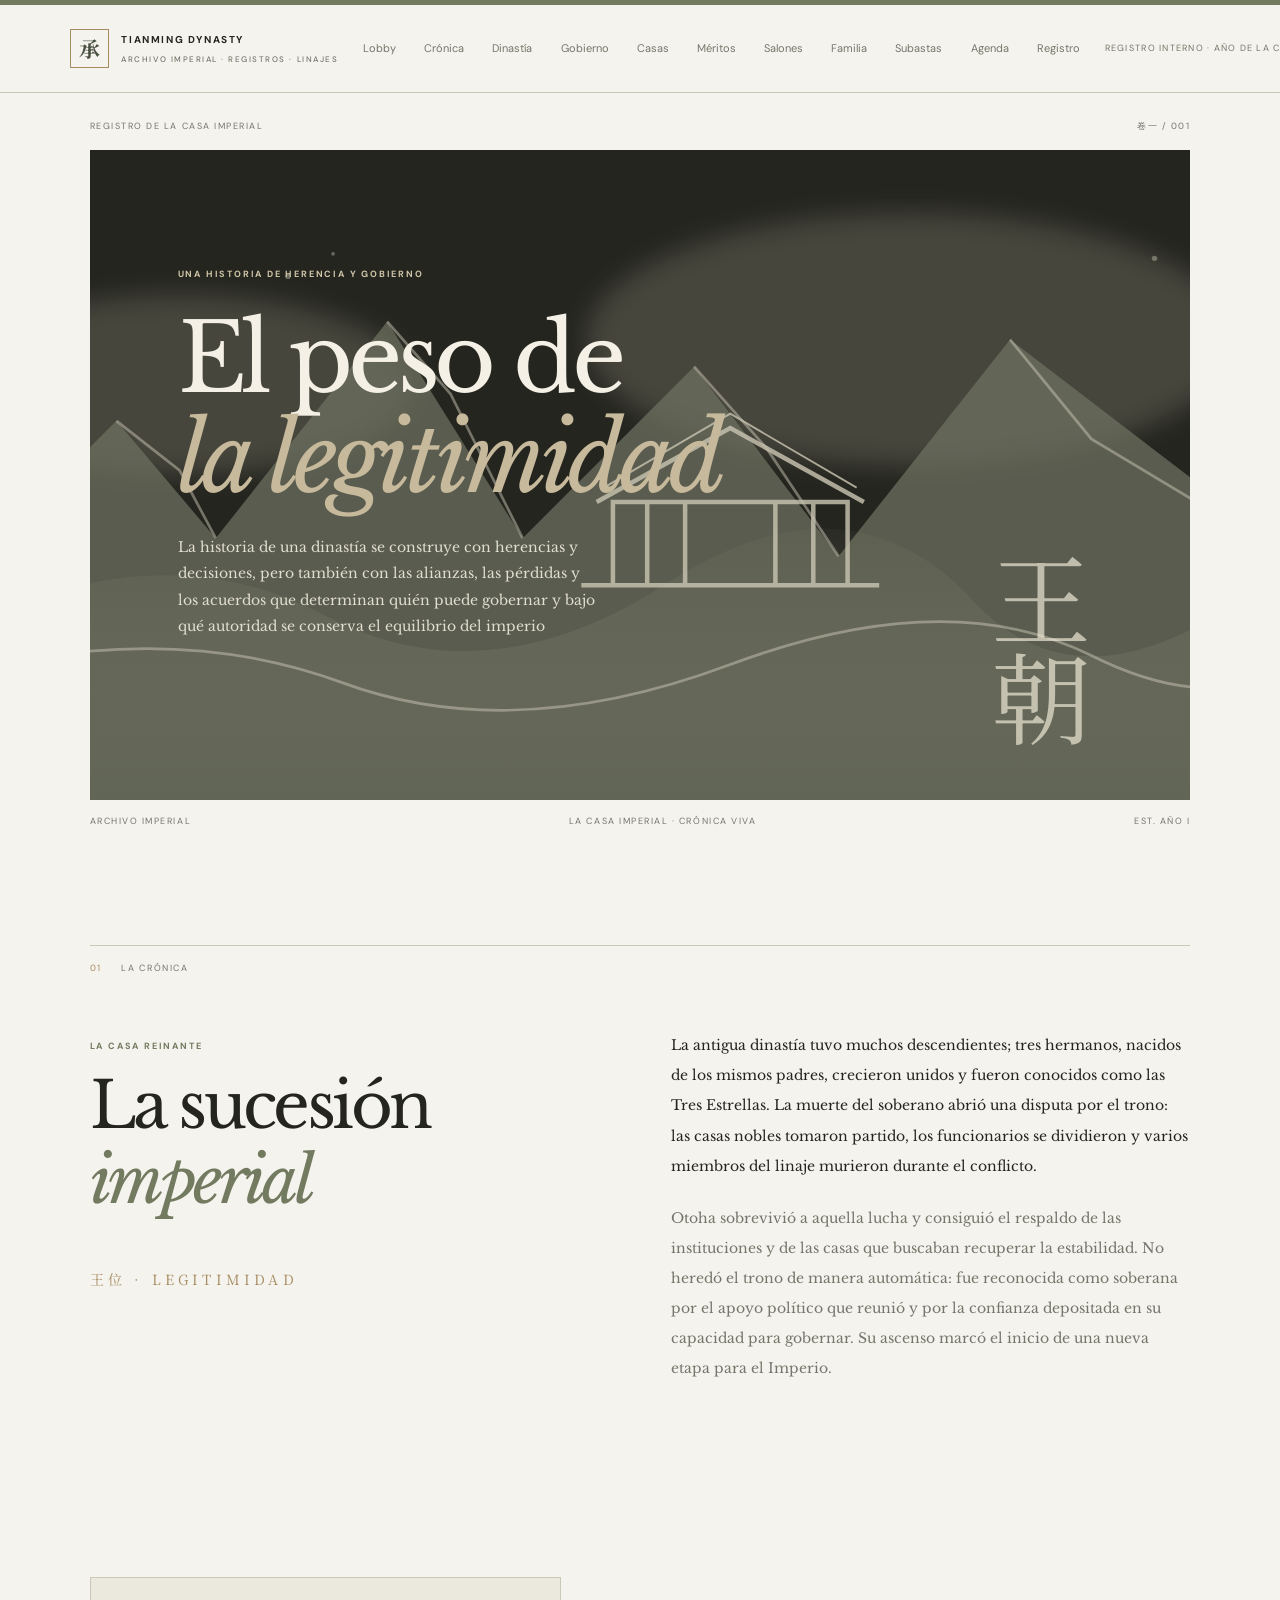
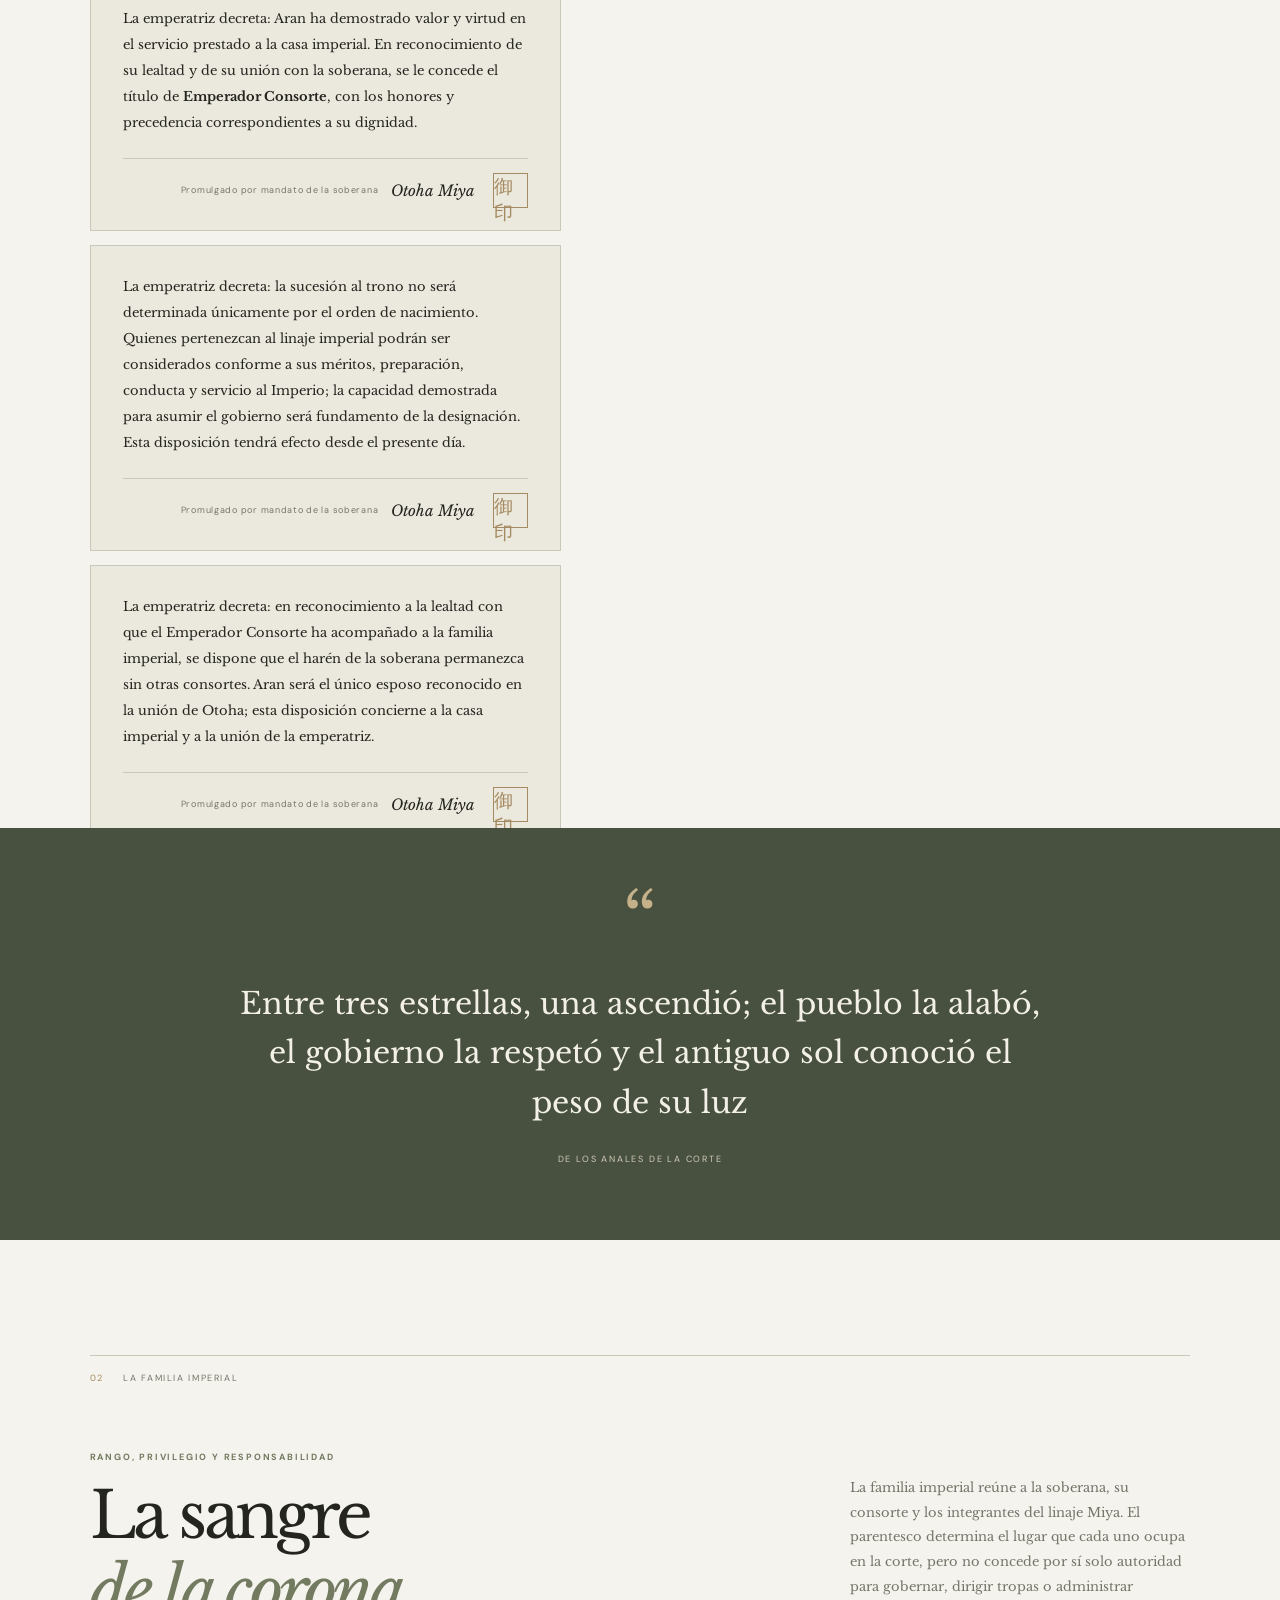
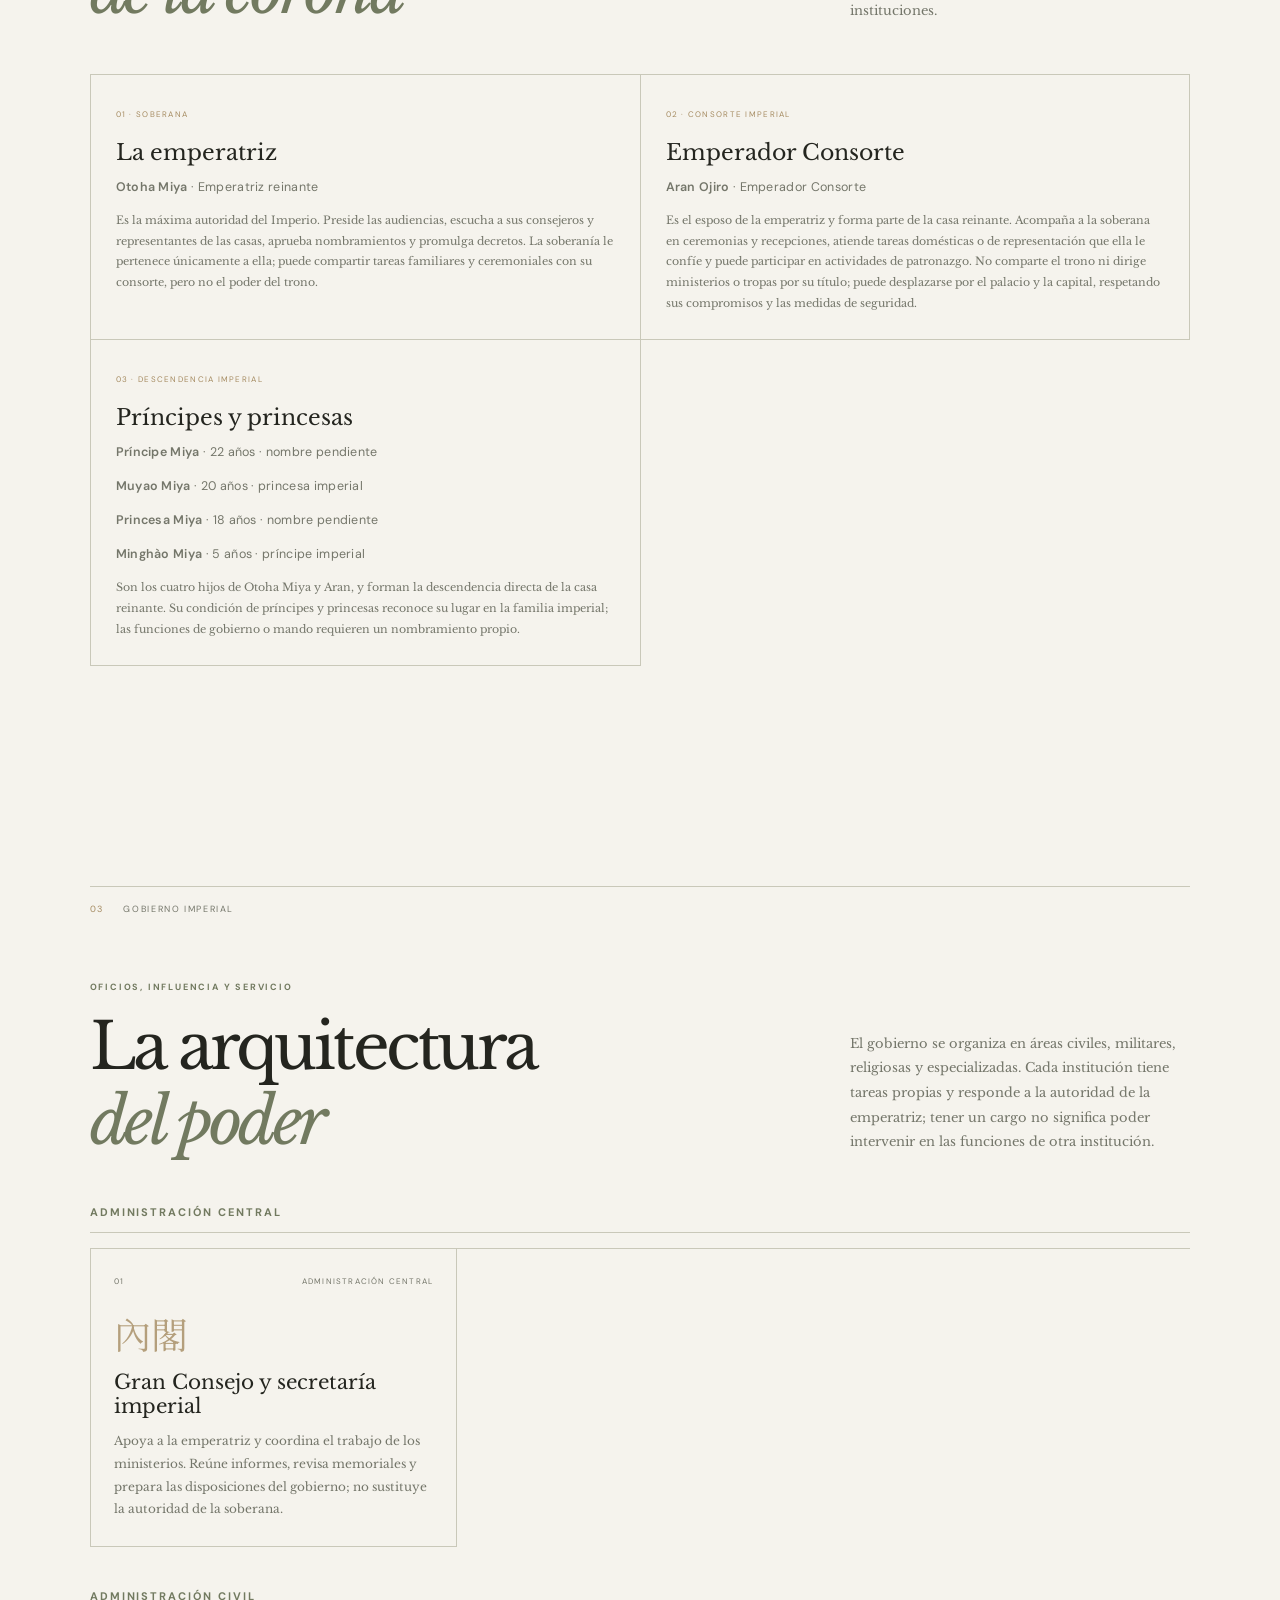
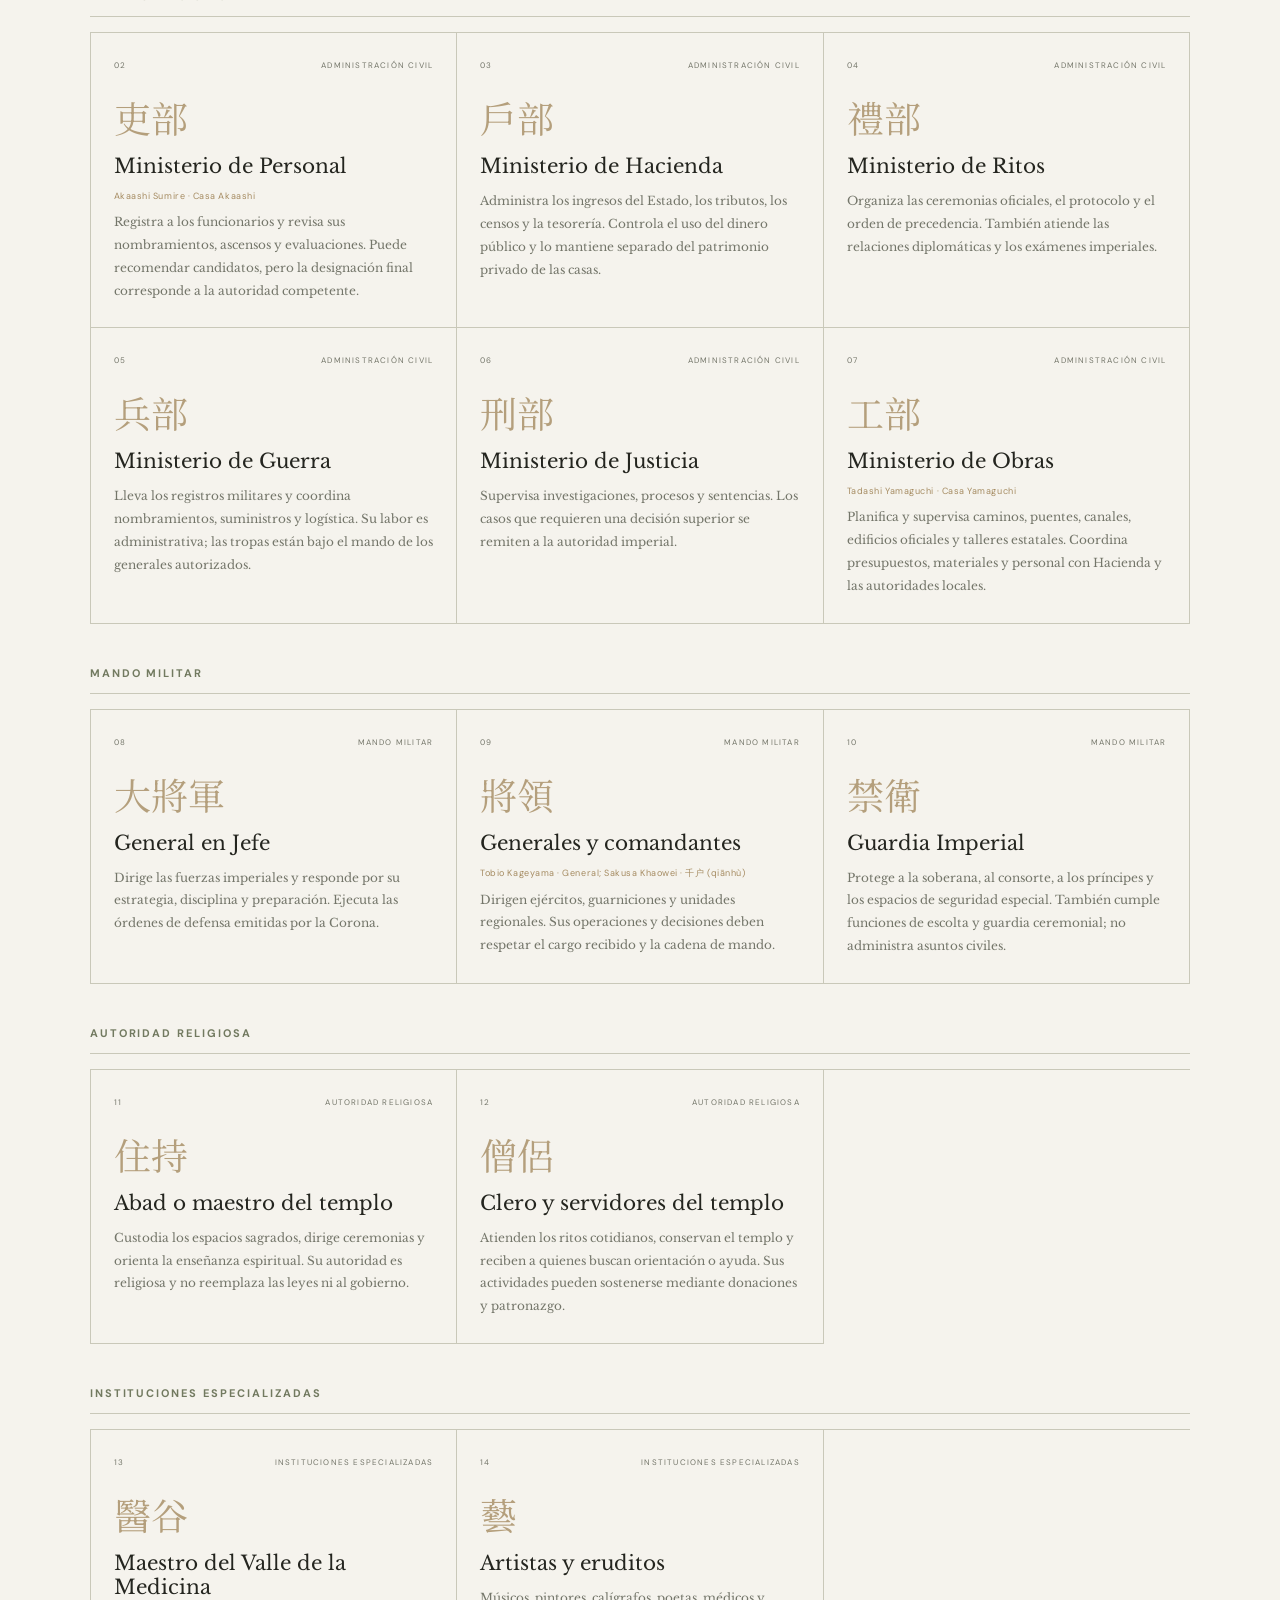
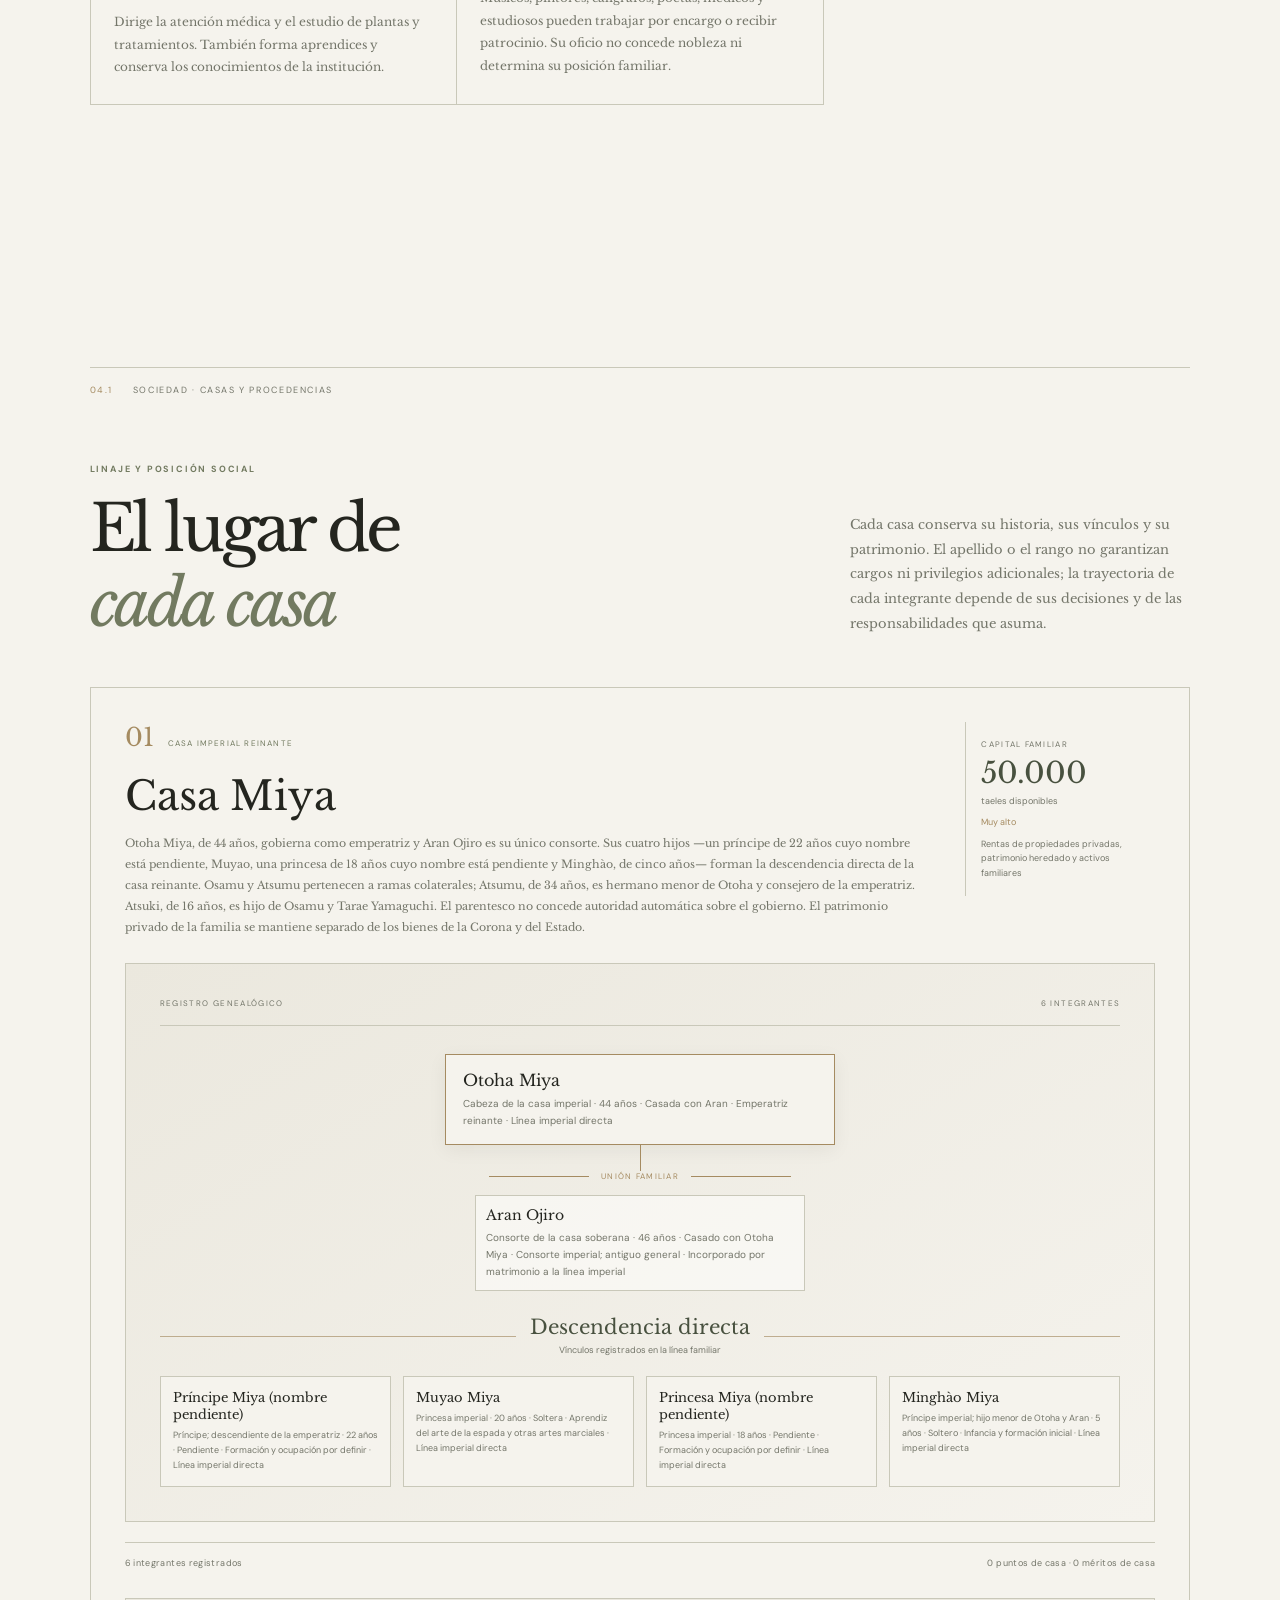
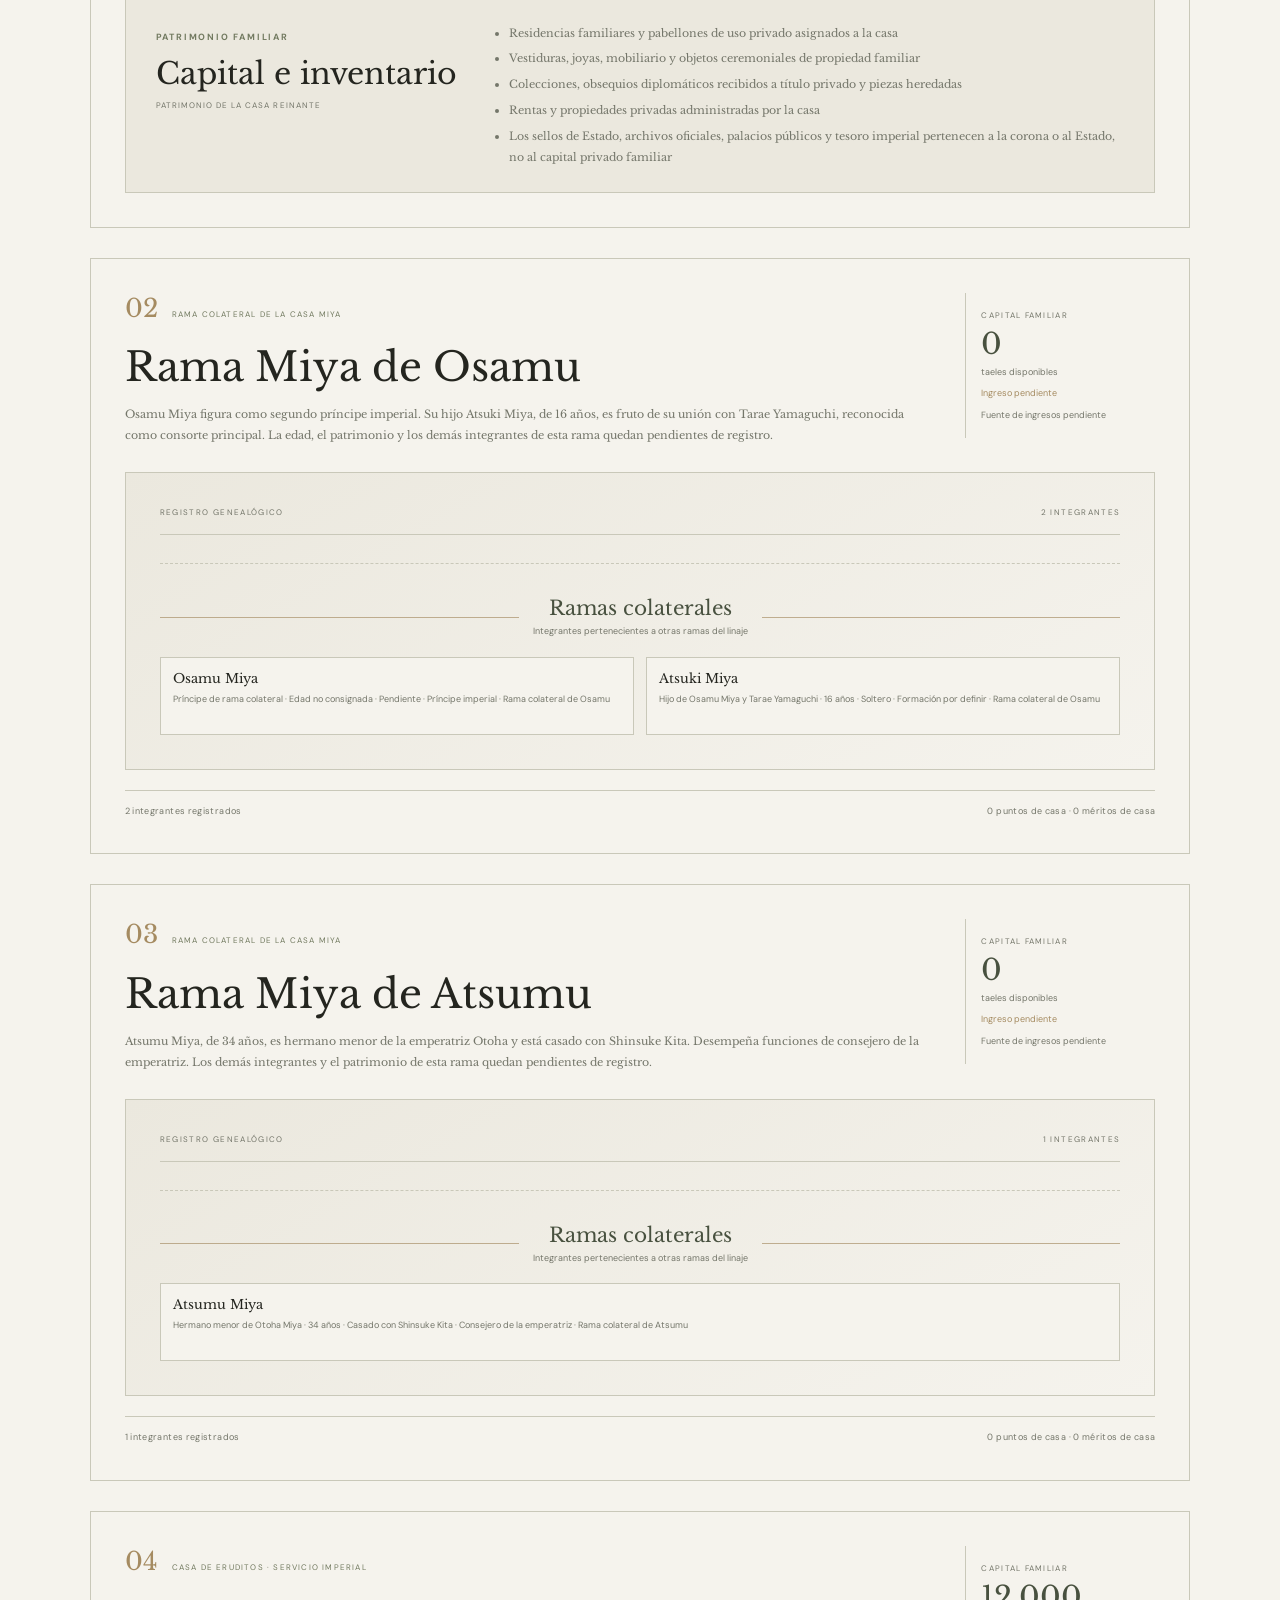
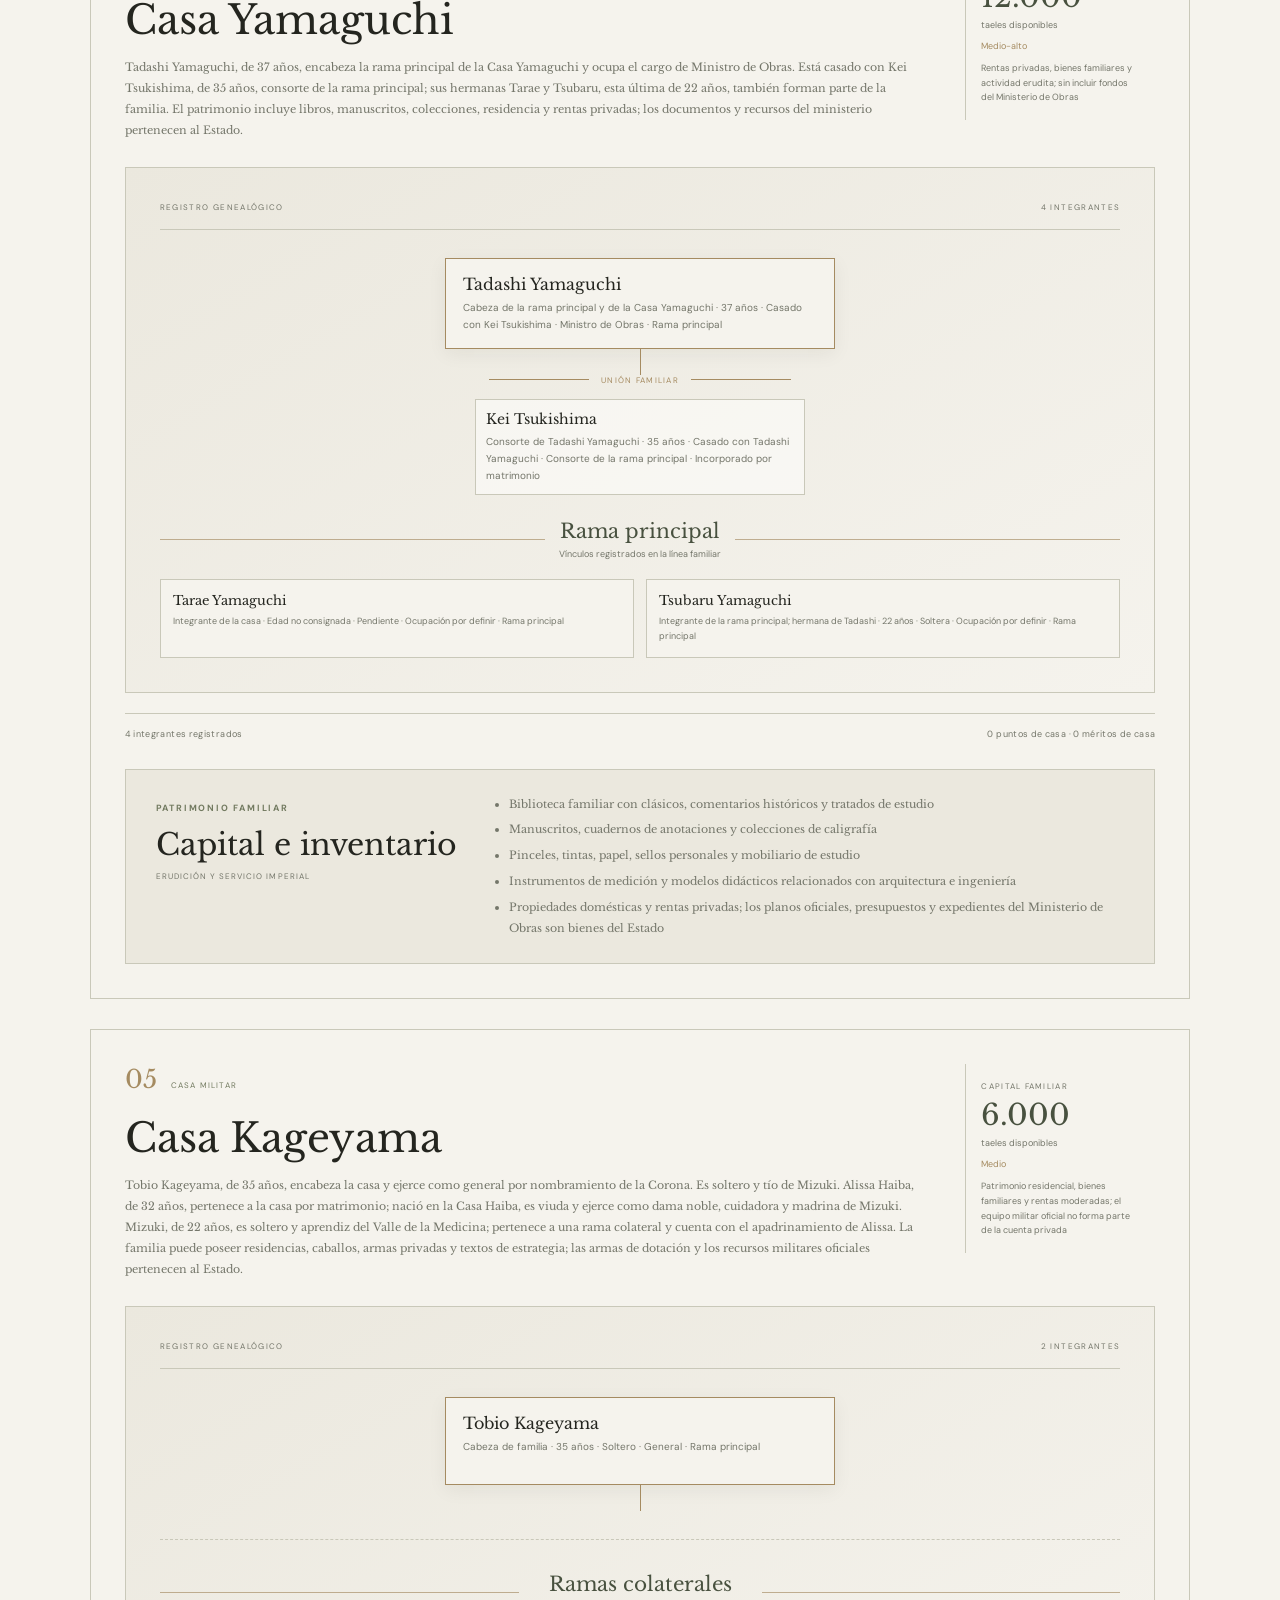
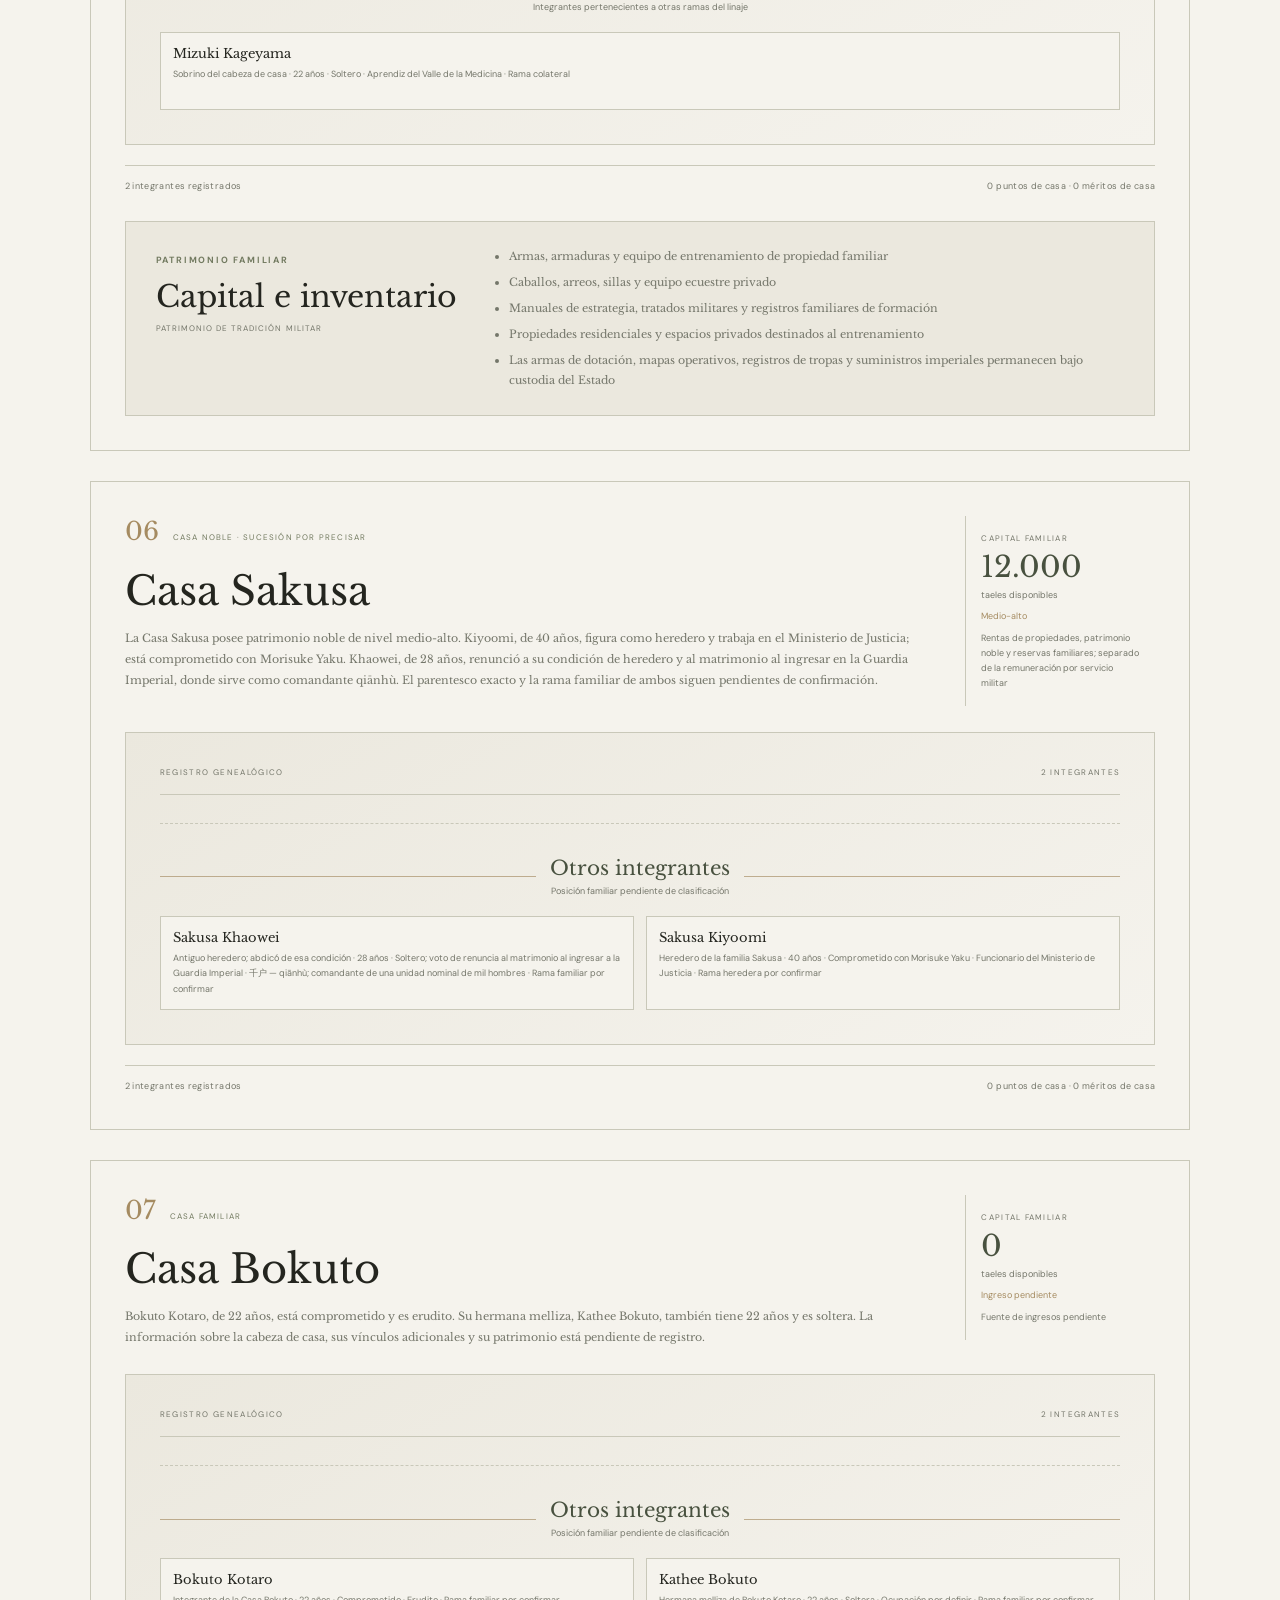
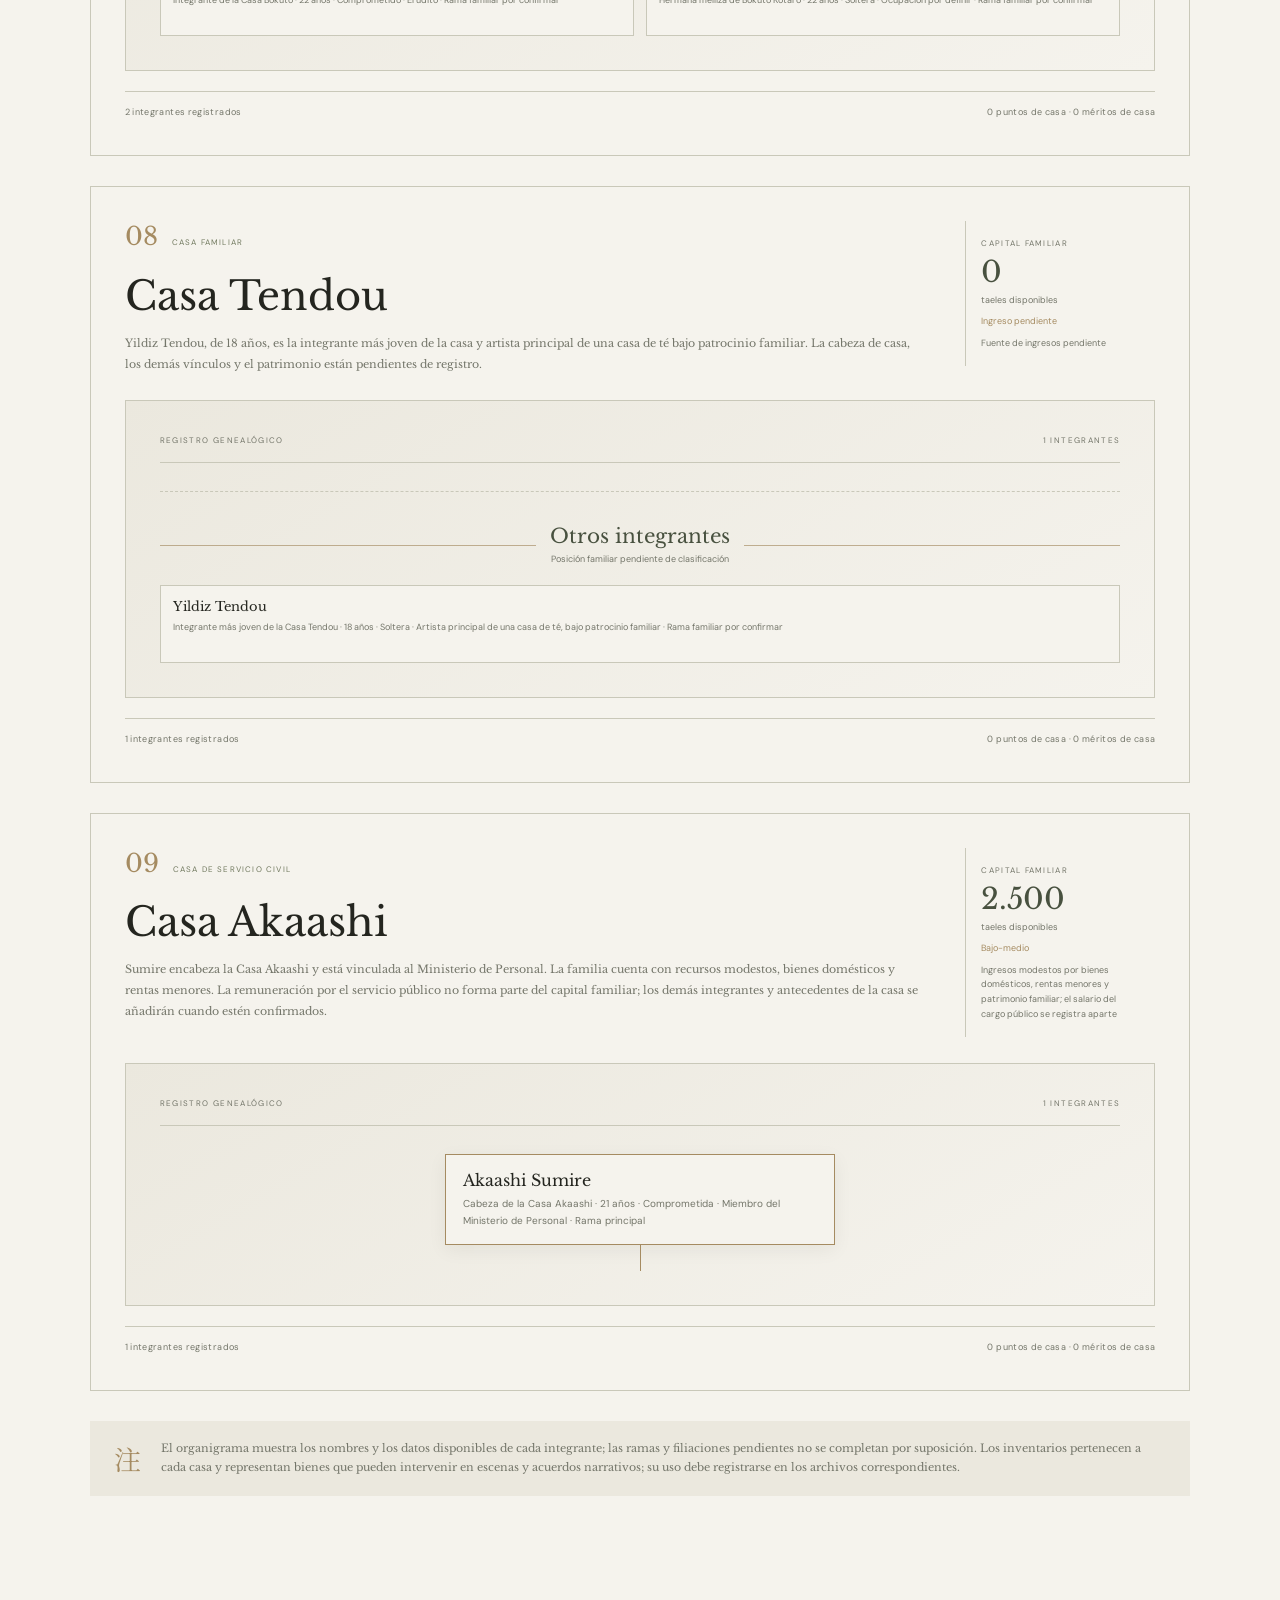
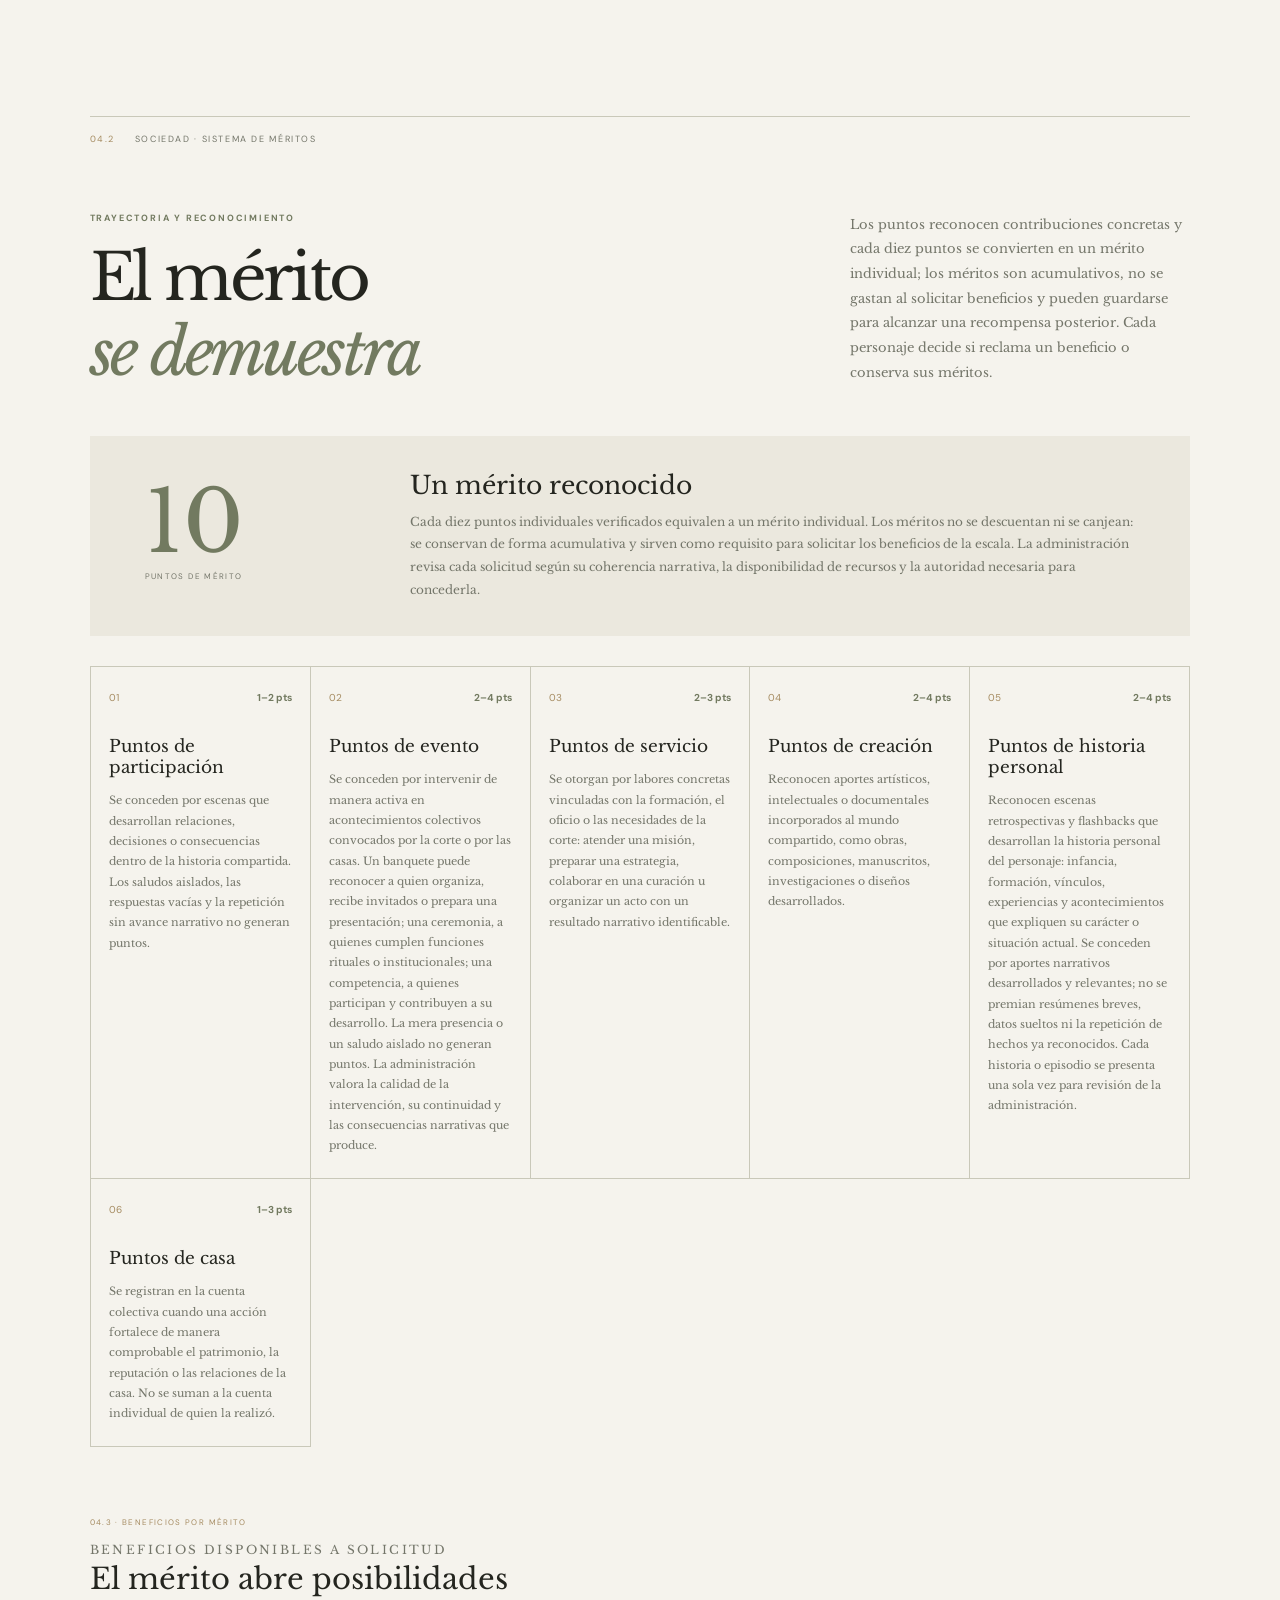
<file: archivo.html>
<!doctype html>
<html lang="es">
<head>
  <meta charset="utf-8">
  <meta name="viewport" content="width=device-width, initial-scale=1">
  <meta name="theme-color" content="#f5f3ed" media="(prefers-color-scheme: light)"><meta name="theme-color" content="#171915" media="(prefers-color-scheme: dark)">
  <meta name="description" content="Archivo histórico de la dinastía, sus instituciones, linajes y vida cortesana">
  <title>Tianming Dynasty — Archivo Imperial</title>
  <link rel="preconnect" href="https://fonts.googleapis.com">
  <link rel="preconnect" href="https://fonts.gstatic.com" crossorigin>
  <link href="https://fonts.googleapis.com/css2?family=DM+Sans:wght@400;500;600;700&family=Libre+Baskerville:ital,wght@0,400;0,700;1,400&family=Noto+Serif+SC:wght@400;500;600&display=swap" rel="stylesheet">
  <link rel="stylesheet" href="styles.css">
</head>
<body>
  <div class="topline"></div>
  <header class="site-header">
    <a class="brand" href="#inicio"><span class="brand-mark">承</span><span>TIANMING DYNASTY<small>ARCHIVO IMPERIAL · REGISTROS · LINAJES</small></span></a>
    <nav aria-label="Navegación principal"><a href="index.html">Lobby</a>
      <a href="#cronica">Crónica</a><a href="#familia-imperial">Dinastía</a><a href="#corte">Gobierno</a><a href="#linajes">Casas</a><a href="#meritos">Méritos</a><a href="#casas-te">Salones</a><a href="#vida-cortesana">Familia</a><a href="#subastas">Subastas</a><a href="#agenda">Agenda</a><a href="#archivo">Registro</a>
    </nav>
    <span class="edition">REGISTRO INTERNO · AÑO DE LA CORONA</span>
  </header>

  <main id="inicio">
    <section class="hero">
      <div class="hero-meta"><span>REGISTRO DE LA CASA IMPERIAL</span><span>卷一 / 001</span></div>
      <div class="hero-image">
        <img src="assets/hero-ink.svg" alt="Paisaje de tinta con montañas y pabellón imperial">
        <div class="hero-title"><span class="eyebrow">Una historia de herencia y gobierno</span><h1>El peso de<br><em>la legitimidad</em></h1><p>La historia de una dinastía se construye con herencias y decisiones, pero también con las alianzas, las pérdidas y los acuerdos que determinan quién puede gobernar y bajo qué autoridad se conserva el equilibrio del imperio</p></div>
        <span class="hero-kanji">王朝</span>
      </div>
      <div class="hero-caption"><span>ARCHIVO IMPERIAL</span><span>LA CASA IMPERIAL · CRÓNICA VIVA</span><span>EST. AÑO I</span></div>
    </section>

    <section class="intro section" id="cronica">
      <div class="section-tag"><span>01</span> LA CRÓNICA</div>
      <div class="intro-grid">
        <div><p class="eyebrow">La casa reinante</p><h2>La sucesión<br><em>imperial</em></h2><p class="vertical-note">王位 · LEGITIMIDAD</p></div>
        <div class="prose" id="dynasty-story"></div>
      <div class="imperial-edicts" aria-label="Edictos promulgados por la emperatriz">
        <article class="imperial-edict">
          <p>La emperatriz decreta: Aran ha demostrado valor y virtud en el servicio prestado a la casa imperial. En reconocimiento de su lealtad y de su unión con la soberana, se le concede el título de <b>Emperador Consorte</b>, con los honores y precedencia correspondientes a su dignidad.</p>
          <footer><span>Promulgado por mandato de la soberana</span><strong>Otoha Miya</strong><span class="edict-seal" aria-label="Sello imperial">御印</span></footer>
        </article>
        <article class="imperial-edict">
          <p>La emperatriz decreta: la sucesión al trono no será determinada únicamente por el orden de nacimiento. Quienes pertenezcan al linaje imperial podrán ser considerados conforme a sus méritos, preparación, conducta y servicio al Imperio; la capacidad demostrada para asumir el gobierno será fundamento de la designación. Esta disposición tendrá efecto desde el presente día.</p>
          <footer><span>Promulgado por mandato de la soberana</span><strong>Otoha Miya</strong><span class="edict-seal" aria-label="Sello imperial">御印</span></footer>
        </article>
        <article class="imperial-edict">
          <p>La emperatriz decreta: en reconocimiento a la lealtad con que el Emperador Consorte ha acompañado a la familia imperial, se dispone que el harén de la soberana permanezca sin otras consortes. Aran será el único esposo reconocido en la unión de Otoha; esta disposición concierne a la casa imperial y a la unión de la emperatriz.</p>
          <footer><span>Promulgado por mandato de la soberana</span><strong>Otoha Miya</strong><span class="edict-seal" aria-label="Sello imperial">御印</span></footer>
        </article>
      </div>
      </div>
    </section>

    <section class="quote-band"><span class="quote-mark">“</span><p>Entre tres estrellas, una ascendió; el pueblo la alabó, el gobierno la respetó y el antiguo sol conoció el peso de su luz</p><span class="quote-source">DE LOS ANALES DE LA CORTE</span></section>

    <section class="section imperial-family-section" id="familia-imperial">
      <div class="section-tag"><span>02</span> LA FAMILIA IMPERIAL</div>
      <div class="section-heading"><div><p class="eyebrow">Rango, privilegio y responsabilidad</p><h2>La sangre<br><em>de la corona</em></h2></div><p class="section-deck">La familia imperial reúne a la soberana, su consorte y los integrantes del linaje Miya. El parentesco determina el lugar que cada uno ocupa en la corte, pero no concede por sí solo autoridad para gobernar, dirigir tropas o administrar instituciones.</p></div>
      <div class="imperial-guide-grid">
        <article class="imperial-guide-card"><span>01 · SOBERANA</span><h3>La emperatriz</h3><p class="imperial-person">Otoha Miya <span>· Emperatriz reinante</span></p><p>Es la máxima autoridad del Imperio. Preside las audiencias, escucha a sus consejeros y representantes de las casas, aprueba nombramientos y promulga decretos. La soberanía le pertenece únicamente a ella; puede compartir tareas familiares y ceremoniales con su consorte, pero no el poder del trono.</p></article>
        <article class="imperial-guide-card"><span>02 · CONSORTE IMPERIAL</span><h3>Emperador Consorte</h3><p class="imperial-person">Aran Ojiro <span>· Emperador Consorte</span></p><p>Es el esposo de la emperatriz y forma parte de la casa reinante. Acompaña a la soberana en ceremonias y recepciones, atiende tareas domésticas o de representación que ella le confíe y puede participar en actividades de patronazgo. No comparte el trono ni dirige ministerios o tropas por su título; puede desplazarse por el palacio y la capital, respetando sus compromisos y las medidas de seguridad.</p></article>
        <article class="imperial-guide-card"><span>03 · DESCENDENCIA IMPERIAL</span><h3>Príncipes y princesas</h3><p class="imperial-person">Príncipe Miya <span>· 22 años · nombre pendiente</span></p><p class="imperial-person">Muyao Miya <span>· 20 años · princesa imperial</span></p><p class="imperial-person">Princesa Miya <span>· 18 años · nombre pendiente</span></p><p class="imperial-person">Minghào Miya <span>· 5 años · príncipe imperial</span></p><p>Son los cuatro hijos de Otoha Miya y Aran, y forman la descendencia directa de la casa reinante. Su condición de príncipes y princesas reconoce su lugar en la familia imperial; las funciones de gobierno o mando requieren un nombramiento propio.</p></article>
         
        
      </div>

    </section>

    <section class="section court-section" id="corte">
      <div class="section-tag"><span>03</span> GOBIERNO IMPERIAL</div>
      <div class="section-heading"><div><p class="eyebrow">Oficios, influencia y servicio</p><h2>La arquitectura<br><em>del poder</em></h2></div><p class="section-deck">El gobierno se organiza en áreas civiles, militares, religiosas y especializadas. Cada institución tiene tareas propias y responde a la autoridad de la emperatriz; tener un cargo no significa poder intervenir en las funciones de otra institución.</p></div>
      <div class="institution-grid" id="institutions-grid"></div>
    </section>

    <section class="section society-section" id="linajes">
      <div class="section-tag"><span>04.1</span> SOCIEDAD · CASAS Y PROCEDENCIAS</div>
      <div class="section-heading"><div><p class="eyebrow">Linaje y posición social</p><h2>El lugar de<br><em>cada casa</em></h2></div><p class="section-deck">Cada casa conserva su historia, sus vínculos y su patrimonio. El apellido o el rango no garantizan cargos ni privilegios adicionales; la trayectoria de cada integrante depende de sus decisiones y de las responsabilidades que asuma.</p></div>
      <div class="house-organigrams" id="houses-grid"></div>
      <div class="note-box"><span class="note-symbol">注</span><p>El organigrama muestra los nombres y los datos disponibles de cada integrante; las ramas y filiaciones pendientes no se completan por suposición. Los inventarios pertenecen a cada casa y representan bienes que pueden intervenir en escenas y acuerdos narrativos; su uso debe registrarse en los archivos correspondientes.</p></div>
    </section>

    <section class="section merit-section" id="meritos">
      <div class="section-tag"><span>04.2</span> SOCIEDAD · SISTEMA DE MÉRITOS</div>
      <div class="section-heading"><div><p class="eyebrow">Trayectoria y reconocimiento</p><h2>El mérito<br><em>se demuestra</em></h2></div><p class="section-deck">Los puntos reconocen contribuciones concretas y cada diez puntos se convierten en un mérito individual; los méritos son acumulativos, no se gastan al solicitar beneficios y pueden guardarse para alcanzar una recompensa posterior. Cada personaje decide si reclama un beneficio o conserva sus méritos.</p></div>
      <div class="merit-intro"><div class="merit-number"><strong>10</strong><span>PUNTOS DE MÉRITO</span></div><div><h3>Un mérito reconocido</h3><p>Cada diez puntos individuales verificados equivalen a un mérito individual. Los méritos no se descuentan ni se canjean: se conservan de forma acumulativa y sirven como requisito para solicitar los beneficios de la escala. La administración revisa cada solicitud según su coherencia narrativa, la disponibilidad de recursos y la autoridad necesaria para concederla.</p></div></div>
      <div class="points-grid" id="points-grid"></div>
      <div class="rank-table-wrap">
        <span class="family-subtag">04.3 · BENEFICIOS POR MÉRITO</span>
        <div class="rank-heading"><p class="eyebrow">Beneficios disponibles a solicitud</p><h3>El mérito abre posibilidades</h3><p>Al alcanzar cada umbral, el personaje puede solicitar uno de los beneficios compatibles con su trayectoria; no está obligado a reclamarlo y puede conservar todos sus méritos para optar más adelante por una recompensa superior. La solicitud no garantiza su concesión: la administración revisará la coherencia narrativa, la disponibilidad de recursos y, cuando corresponda, la autoridad necesaria para otorgarla.</p></div>
        <div class="reward-grid" id="reward-grid"></div>
      </div>  
            <div class="family-contributions"><h3>Estipendios y contribuciones al Imperio</h3><ul><li><b>Estipendio:</b> ingreso periódico que la Corona asigna a una casa según su posición económica, los servicios prestados y las contribuciones verificadas; no se confunde con el salario de un cargo ni con fondos públicos que un funcionario administra.</li><li><b>Nivel de ingreso:</b> bajo, medio o alto. El nivel puede revisarse con el tiempo; un título nobiliario no garantiza riqueza elevada y una casa sin título hereditario puede mejorar su posición mediante servicio y aportes.</li><li><b>Contribuciones:</b> las casas pueden aportar taeles, alimentos, materiales, suministros, transporte, trabajo especializado o apoyo logístico a proyectos y necesidades imperiales.</li><li><b>Registro:</b> toda entrega debe constar en un archivo narrativo con cantidad, procedencia, destinatario y propósito. La administración verifica su alcance antes de reconocer puntos de casa o ajustar el estipendio.</li><li><b>Separación de fondos:</b> el patrimonio familiar, los estipendios y los recursos públicos del Estado se registran por separado; un funcionario no puede convertir fondos ministeriales en bienes de su casa.</li></ul></div>
      <div class="merit-footnote"><span>※</span><p>Los méritos individuales no se transfieren entre parientes ni se mezclan con los de la casa. Las contribuciones colectivas se registran en una cuenta familiar independiente. Los cargos oficiales previamente asignados, como un ministerio o un mando militar, se reconocen por nombramiento y no se obtienen automáticamente mediante esta escala.</p></div>
    </section>

    <section class="section tea-section" id="casas-te">
      <div class="section-tag"><span>04.3</span> SOCIEDAD · ESTABLECIMIENTOS Y ENTRETENIMIENTO</div>
      <div class="tea-layout">
        <div>
          <p class="eyebrow">Encuentro, recreación y conversación</p>
          <h2>Casas de té<br>y <em>jardines privados</em></h2>
          <p class="prose-single">Fuera del recinto palaciego, la capital cuenta con casas de té, jardines privados y salones de entretenimiento donde nobles, funcionarios, comerciantes y viajeros se reúnen para conversar, escuchar música, contemplar espectáculos y compartir la hospitalidad de sus anfitriones. Cada establecimiento cultiva una reputación particular: algunos destacan por sus intérpretes de canto y danza; otros, por sus jardines, sus juegos, sus espacios reservados o la discreción con la que reciben a sus visitantes.</p>
          <p class="prose-single">Estos lugares forman parte de la vida social de la ciudad, no de la administración imperial. Una visita puede servir para descansar, cultivar amistades, conocer a personas de otras casas o sostener conversaciones privadas; salvo que exista un nombramiento o una convocatoria oficial, lo que allí ocurre no constituye una audiencia de Estado ni compromete automáticamente a la casa de quien asiste.</p>
        </div>
        <div class="tea-illustration"><img src="assets/tea-house.svg" alt="Ilustración de un pabellón de té entre árboles"><span>茶樓 · JARDINES · SALONES</span></div>
      </div>

      <div class="tea-social-block">
        <div class="family-subtag">04.3.1 · CONDUCTA Y VIDA SOCIAL</div>
        <h3>Cómo se desenvuelven los nobles en los salones</h3>
        <p>Los nobles suelen acudir por invitación, por costumbre o acompañados de conocidos; la elección del establecimiento, la compañía y la frecuencia de las visitas pueden expresar afinidades, confianza o interés por determinados círculos sociales. En público se espera cortesía con anfitriones, artistas y demás visitantes, respeto por los espacios reservados y discreción respecto de las conversaciones ajenas. Un noble puede recibir a conocidos, conversar, escuchar una presentación, jugar, pasear por el jardín o retirarse a una sala privada, siempre que respete las condiciones del establecimiento y los acuerdos de quienes participan.</p>
        <p>La presencia de dos personas en un mismo salón no demuestra por sí sola una relación sentimental, un acuerdo político ni una alianza entre sus casas. Los encuentros pueden ser casuales, amistosos, recreativos o deliberados; su significado depende de lo que los personajes acuerden y desarrollen en sus escenas. Los asuntos oficiales deben tratarse en los espacios y mediante los procedimientos que correspondan al gobierno, no darse por resueltos por una conversación informal.</p>
      </div>

      <div class="tea-activities">
        <div class="family-subtag">04.3.2 · ACTIVIDADES Y SERVICIOS</div>
        <div class="courtesan-roles">
          <article><span>ACTIVIDAD · ARTES ESCÉNICAS</span><h3>Canto, danza y música</h3><p>Los establecimientos pueden contratar intérpretes de canto, danza, recitación o ejecución instrumental para amenizar reuniones y veladas; su prestigio depende de la destreza artística, la formación y la reputación que construyan.</p></article>
          <article><span>OFICIO · ANFITRIONA DE SALÓN</span><h3>Recepción y conversación</h3><p>Las anfitrionas reciben a los visitantes, presentan a los invitados cuando corresponde, conducen reuniones y procuran que la velada transcurra conforme a las costumbres del lugar. Su trato frecuente con distintos círculos puede convertirlas en observadoras de la vida social, pero no les concede autoridad oficial.</p></article>
          <article><span>ACTIVIDAD · RECREACIÓN</span><h3>Juegos de salón y patio</h3><p>Los visitantes pueden participar en juegos de mesa, cartas, destreza y competencias al aire libre. Las partidas se acuerdan entre sus participantes y siguen las reglas y condiciones económicas indicadas en los apartados siguientes.</p></article>
        </div>
      </div>

      <div class="games-economy-block" id="juegos">
        <div class="family-subtag">04.3.3 · JUEGOS Y APUESTAS</div>
        <h3 class="game-category-heading">Juegos de salón · puntos por victoria</h3>
        <p class="economy-explainer">Los juegos de salón se desarrollan en mesas y espacios de reunión de las casas de té. Cada victoria concede los puntos indicados para la modalidad; se registran en la trayectoria individual del personaje. Antes de comenzar, los participantes deben acordar las reglas, el formato y quién verificará el resultado. Estos puntos se suman al registro individual y no sustituyen los puntos por participación en eventos.</p>
        <div class="games-grid" id="salon-games"></div>
        <h3 class="game-category-heading">Juegos de patio · apuestas en taeles</h3>
        <p class="economy-explainer">Los patios y recintos recreativos ofrecen juegos de puntería, precisión y competencia física. La apuesta inicial recomendada aparece indicada en cada modalidad; puede aumentar en cada partida a gusto de los participantes, siempre que acuerden el importe antes de comenzar y dispongan de fondos suficientes. El ganador recibe lo apostado según las reglas pactadas. Estas partidas no conceden puntos de mérito.</p>
        <div class="games-grid" id="patio-games"></div>
      </div>
      <div class="tea-note"><b>Regla de convivencia</b><span>La hospitalidad, la discreción y el respeto por los acuerdos sostienen la reputación de estos establecimientos. Ninguna visita, invitación o partida debe interpretarse como compromiso oficial si los personajes no lo han establecido expresamente.</span></div>
    </section>



    <section class="women-section section" id="vida-cortesana">
      <div class="section-tag"><span>05</span> CASAS · VIDA FAMILIAR</div>
      <div class="women-layout"><div><p class="eyebrow">Parentesco, matrimonio y representación</p><h2>La vida<br><em>familiar</em></h2><p class="women-intro">La casa reúne a quienes comparten un linaje o un hogar. Allí se organizan los bienes comunes, los vínculos familiares y las responsabilidades; cada integrante conserva su propia voluntad y puede desarrollar una trayectoria distinta.</p><span class="women-seal">家禮</span></div><div class="obediences" id="obediences-list"></div></div>
      <div class="family-subtag">05.1 · LIBERTADES Y OBLIGACIONES</div><div class="agency-panel"><div><p class="eyebrow">Libertades y obligaciones</p><h3>El decoro regula la conducta, no elimina la autonomía</h3><p>Hombres y mujeres pueden estudiar, administrar bienes propios, cultivar las artes, mantener correspondencia y asistir a ceremonias, así como participar en actividades sociales, intelectuales o públicas que correspondan a su rango y a las circunstancias de cada ocasión; el decoro establece la forma adecuada de conducirse, pero no supone que deban renunciar a su autonomía ni permanecer apartados de la vida exterior. El matrimonio, por su parte, crea compromisos de lealtad, convivencia y representación, y quien asume el lugar de consorte se ocupa de las responsabilidades domésticas y sociales vinculadas a esa función, tanto en un matrimonio entre hombre y mujer como en uno entre personas del mismo sexo; la cabeza de casa conserva la representación formal del linaje, aunque puede delegar tareas y compartir decisiones con su pareja cuando así lo acuerden.</p></div><div class="agency-list" id="agency-list"></div></div>
      <div class="conduct-section" id="conduct-content"></div>
    </section>

    <section class="section auction-section" id="subastas">
      <div class="section-tag"><span>06</span> ECONOMÍA · SUBASTAS</div>
      <div class="auction-head"><div><p class="eyebrow">Objetos de procedencia singular</p><h2>La memoria<br><em>tiene precio</em></h2></div><p>Las casas pueden comprar en las subastas con su capital familiar o proponer objetos propios para la venta. Cada lote debe indicar quién es su propietario, de dónde procede y en qué estado se encuentra; las ofertas y los pagos se registran. No pueden venderse bienes imperiales, públicos ni ajenos.</p></div>
      <div class="auction-list" id="auction-list"></div>


      <p class="auction-note">Los lotes publicados son ejemplos iniciales; cada casa podrá proponer nuevos objetos para vender y recibir el importe obtenido en su capital privado. Antes de abrir una puja deberán anunciarse el propietario, la procedencia, el estado de conservación y el precio de salida, de modo que los participantes sepan qué adquieren y la administración pueda registrar correctamente el movimiento de bienes y dinero</p>
    </section>

    <section class="section agenda-section" id="agenda">
      <div class="section-tag"><span>07</span> AGENDA DE LA CORTE</div>
      <div class="section-heading"><div><p class="eyebrow">Días reales · semanas de tres días</p><h2>El curso<br><em>de los días</em></h2></div><p class="section-deck">En Tianming, tres días reales equivalen a una semana dentro del rol. La agenda se organiza por jornadas y las actividades pueden extenderse según la participación. Los acontecimientos importantes no se resuelven solo porque cambie la semana: sus consecuencias continúan hasta que las escenas les den cierre.</p></div>
      <div class="agenda-grid" id="agenda-grid"></div>
      <div class="host-note"><span>宴</span><p>La familia anfitriona de cada banquete o fiesta de té se escogerá mediante una ruleta entre las casas participantes, y su designación se anunciará junto con la convocatoria para que pueda preparar el espacio, recibir a los invitados y asumir las responsabilidades sociales que acompañan la celebración</p></div>
    </section>

    <section class="section standings-section" id="archivo">
      <div class="section-tag"><span>08</span> REGISTRO DE TRAYECTORIAS</div>
      <div class="section-heading"><div><p class="eyebrow">Mérito acumulado por casa</p><h2>El libro<br><em>de las familias</em></h2></div><p class="section-deck">Aquí se consulta el capital familiar, los puntos de casa y los méritos colectivos. Las cifras se actualizan cuando la administración verifica y registra un movimiento; no representan estimaciones ni incluyen fondos públicos.</p></div>
      <div id="standings" class="standings-list"></div>
      <p class="standings-note">Cada casa dispone de una cuenta familiar compartida para compras, subastas y contribuciones. Este registro muestra el capital y los resultados colectivos; las reglas para aportar recursos al Imperio se explican en el apartado de méritos. El patrimonio y los inventarios se consultan dentro de la ficha de cada casa. Los fondos públicos administrados por funcionarios nunca forman parte de las cuentas familiares.</p>
    </section>

    <section class="closing"><span class="closing-kanji">文</span><p>El nombre de una casa puede heredarse, pero su historia se construye con las decisiones, los compromisos y las acciones de quienes aceptan la responsabilidad de sostenerlo</p><small>ARCHIVO IMPERIAL · FIN DEL REGISTRO</small></section>
  </main>
  <footer class="footer"><a class="brand" href="#inicio"><span class="brand-mark">承</span><span>TIANMING DYNASTY<small>ARCHIVO IMPERIAL · REGISTROS · LINAJES</small></span></a><span>ARCHIVO DE CONSULTA PARA MIEMBROS · <a href="index.html">VOLVER AL LOBBY</a></span><a href="#inicio">VOLVER AL INICIO ↑</a></footer>
  <script type="module" src="js/app.js"></script>
</body>
</html>
</file>
<file: styles.css>
:root{color-scheme:light dark;--paper:#f5f3ed;--paper2:#ebe8de;--ink:#24251f;--muted:#74766a;--line:#c9c8b9;--olive:#727a60;--olive-dark:#48513f;--gold:#a58b61;--rose:#c7b9ad;--serif:'Libre Baskerville',Georgia,serif;--sans:'DM Sans',Arial,sans-serif;--cjk:'Noto Serif SC',serif}*{box-sizing:border-box}html{scroll-behavior:smooth}body{margin:0;background:var(--paper);color:var(--ink);font-family:var(--sans);font-size:14px;line-height:1.75}.topline{height:5px;background:var(--olive)}a{color:inherit;text-decoration:none}.site-header{max-width:1440px;margin:auto;padding:24px 5.5%;display:flex;align-items:center;justify-content:space-between;gap:25px;border-bottom:1px solid var(--line)}.brand{display:flex;align-items:center;gap:12px;font-size:10px;font-weight:700;letter-spacing:.16em;white-space:nowrap}.brand small{display:block;font-size:8px;letter-spacing:.19em;color:var(--muted);font-weight:500;margin-top:4px}.brand-mark{width:39px;height:39px;display:grid;place-items:center;border:1px solid var(--gold);font-family:var(--cjk);font-size:21px;color:var(--olive-dark)}nav{display:flex;gap:clamp(12px,2.2vw,32px);font-size:11px;color:var(--muted)}nav a:hover,.footer a:hover{color:var(--gold)}.edition{font-size:9px;letter-spacing:.14em;color:var(--muted);white-space:nowrap}.edition i{color:var(--gold);font-style:normal}.hero,.section{max-width:1440px;margin:auto;padding-left:7%;padding-right:7%}.hero{padding-top:26px}.hero-meta,.hero-caption{display:flex;justify-content:space-between;font-size:9px;letter-spacing:.17em;color:var(--muted)}.hero-image{height:min(650px,57vw);min-height:450px;position:relative;overflow:hidden;background:#252720;margin-top:15px}.hero-image>img{width:100%;height:100%;object-fit:cover;opacity:.92}.hero-title{position:absolute;left:8%;top:17%;max-width:590px;color:#f4f0e5}.eyebrow{font-size:9px;letter-spacing:.2em;text-transform:uppercase;color:var(--olive);font-weight:700}.hero-title .eyebrow{color:#d1c6a9}.hero-title h1{font:clamp(50px,7.4vw,104px)/1.06 var(--serif);font-weight:400;letter-spacing:-.055em;margin:24px 0}.hero-title h1 em{font-weight:400;color:#c7b99b}.hero-title p{max-width:420px;color:#e1ddcf;font:14px/1.9 var(--serif)}.hero-kanji{position:absolute;right:7%;bottom:8%;font:clamp(50px,8vw,100px) var(--cjk);color:#eee7d5;opacity:.7;writing-mode:vertical-rl}.hero-caption{padding:14px 0 0}.section{padding-top:115px;padding-bottom:105px}.section-tag{font-size:9px;letter-spacing:.18em;color:var(--muted);border-top:1px solid var(--line);padding-top:15px;margin-bottom:54px}.section-tag span{color:var(--gold);margin-right:16px}.intro-grid{display:grid;grid-template-columns:1fr 1.1fr;gap:10%;position:relative}.section h2{font:clamp(40px,5vw,68px)/1.17 var(--serif);letter-spacing:-.055em;font-weight:400;margin:14px 0 0}.section h2 em{color:var(--olive);font-weight:400}.vertical-note{font:14px var(--cjk);letter-spacing:.3em;color:var(--gold);margin-top:50px}.prose p,.prose-single{font:14px/2.15 var(--serif);color:var(--muted);margin:0 0 22px}.prose p:first-child{color:var(--ink)}.quote-band{background:var(--olive-dark);color:#f3f0e7;text-align:center;padding:70px 12%;position:relative}.quote-mark{font:76px var(--serif);color:#c4b18a;line-height:.7}.quote-band p{max-width:820px;margin:20px auto 18px;font:clamp(19px,2.4vw,30px)/1.65 var(--serif)}.quote-source{font-size:9px;letter-spacing:.2em;color:#d2cbb8}.section-heading{display:flex;justify-content:space-between;align-items:end;gap:60px;margin-bottom:45px}.section-deck{max-width:340px;color:var(--muted);font:13px/1.9 var(--serif);margin:0 0 5px}.institution-grid{display:grid;grid-template-columns:repeat(4,1fr);border-top:1px solid var(--line);border-left:1px solid var(--line)}.institution-card{min-height:300px;padding:25px 23px;border-right:1px solid var(--line);border-bottom:1px solid var(--line);position:relative}.card-top{display:flex;justify-content:space-between;color:var(--muted);font-size:8px;letter-spacing:.15em}.card-kanji{font:37px var(--cjk);color:var(--gold);opacity:.8;margin:28px 0 12px}.institution-card h3,.house-card h3,.inventory-card h3{font:21px var(--serif);font-weight:400;margin:0 0 12px}.institution-card p,.house-card p{font:12px/1.9 var(--serif);color:var(--muted);margin:0}.women-section{background:var(--paper2);max-width:none;padding-left:max(7%,calc((100% - 1240px)/2));padding-right:max(7%,calc((100% - 1240px)/2))}.women-layout{display:grid;grid-template-columns:.8fr 1.2fr;gap:10%}.women-intro{font:13px/2 var(--serif);color:var(--muted);max-width:420px;margin-top:28px}.women-seal{font:60px var(--cjk);color:var(--gold);display:block;margin-top:50px}.obediences{border-top:1px solid var(--line)}.obedience{display:grid;grid-template-columns:50px 1fr;gap:20px;padding:25px 0;border-bottom:1px solid var(--line)}.obedience-no{font:23px var(--serif);color:var(--gold)}.chinese-label{font:12px var(--cjk);color:var(--olive)}.obedience h3{font:22px var(--serif);font-weight:400;margin:4px 0}.obedience p{font:12px/1.9 var(--serif);color:var(--muted);margin:0}.agency-panel{margin-top:75px;background:var(--olive-dark);color:#f4f0e5;padding:42px 5%;display:grid;grid-template-columns:1fr 1fr;gap:8%}.agency-panel .eyebrow{color:#c7b99b}.agency-panel h3{font:27px var(--serif);font-weight:400;margin:10px 0}.agency-panel p{font:12px/2 var(--serif);color:#d3d0c4}.agency-list{display:grid;grid-template-columns:1fr 1fr;gap:22px}.agency-item{display:flex;gap:13px;border-bottom:1px solid #737b68;padding-bottom:13px}.agency-item>span{font:19px var(--serif);color:#c7b99b}.agency-item b,.agency-item small{display:block}.agency-item b{font:14px var(--serif);font-weight:400}.agency-item small{font-size:10px;color:#d3d0c4;line-height:1.7;margin-top:4px}.house-grid{display:grid;grid-template-columns:repeat(3,1fr);gap:14px}.house-card{border:1px solid var(--line);padding:26px;min-height:250px;position:relative}.house-index{font:25px var(--serif);color:var(--gold)}.house-type{float:right;font-size:8px;letter-spacing:.15em;color:var(--olive)}.house-card h3{margin-top:30px}.note-box{display:flex;align-items:center;gap:20px;margin-top:30px;padding:18px 24px;background:var(--paper2)}.note-symbol{font:27px var(--cjk);color:var(--gold)}.note-box p{font:11px/1.8 var(--serif);color:var(--muted);margin:0}.tea-section{background:var(--paper2);max-width:none;padding-left:max(7%,calc((100% - 1240px)/2));padding-right:max(7%,calc((100% - 1240px)/2))}.tea-layout{display:grid;grid-template-columns:1fr 1fr;gap:10%;align-items:center}.tea-layout h2{margin-bottom:28px}.tea-illustration{position:relative}.tea-illustration img{width:100%;display:block;mix-blend-mode:multiply}.tea-illustration span{display:block;text-align:right;font-size:8px;letter-spacing:.18em;color:var(--muted);margin-top:8px}.tea-note{display:flex;gap:20px;border-top:1px solid var(--line);padding-top:20px;margin-top:45px}.tea-note b{font:15px var(--serif);font-weight:400;min-width:230px}.tea-note span{font:11px/1.8 var(--serif);color:var(--muted)}.merit-intro{display:grid;grid-template-columns:220px 1fr;gap:45px;align-items:center;background:var(--paper2);padding:34px 5%;margin-bottom:30px}.merit-number strong{font:85px/.9 var(--serif);color:var(--olive);display:block}.merit-number span{font-size:8px;letter-spacing:.17em;color:var(--muted)}.merit-intro h3,.rank-heading h3{font:25px var(--serif);font-weight:400;margin:0 0 10px}.merit-intro p,.rank-heading p{font:12px/1.9 var(--serif);color:var(--muted);margin:0}.points-grid{display:grid;grid-template-columns:repeat(5,1fr);border-top:1px solid var(--line);border-left:1px solid var(--line)}.point-card{padding:22px 18px;border-right:1px solid var(--line);border-bottom:1px solid var(--line)}.point-head{display:flex;justify-content:space-between;color:var(--gold);font-size:10px}.point-head b{color:var(--olive)}.point-card h3{font:17px var(--serif);font-weight:400;margin:30px 0 12px}.point-card p{font:11px/1.85 var(--serif);color:var(--muted);margin:0}.rank-table-wrap{margin-top:70px;display:grid;grid-template-columns:.75fr 1.25fr;gap:8%}.rank-heading h3{font-size:29px}.rank-table{border-top:1px solid var(--line)}.rank-row{display:grid;grid-template-columns:40px 1fr 100px 1.5fr;align-items:start;gap:14px;padding:17px 0;border-bottom:1px solid var(--line)}.rank-no,.rank-merit{color:var(--gold);font-size:10px}.rank-row>b{font:14px var(--serif);font-weight:400}.rank-row p{font:10px/1.7 var(--serif);color:var(--muted);margin:0}.merit-footnote{display:flex;gap:14px;margin-top:28px;color:var(--muted)}.merit-footnote span{font:25px var(--cjk);color:var(--gold)}.merit-footnote p{font:11px/1.8 var(--serif);margin:0}.inventory-section{background:var(--paper2);max-width:none;padding-left:max(7%,calc((100% - 1240px)/2));padding-right:max(7%,calc((100% - 1240px)/2))}.inventory-grid{display:grid;grid-template-columns:repeat(3,1fr);gap:13px}.inventory-card{background:var(--paper);padding:25px;min-height:255px}.inventory-card>span,.inventory-card>small{font-size:8px;letter-spacing:.15em;color:var(--olive)}.inventory-card h3{margin:15px 0 5px}.inventory-card ul{padding-left:17px;margin:17px 0 0;color:var(--muted);font:11px/2 var(--serif)}.auction-head{display:flex;justify-content:space-between;align-items:end;gap:50px;margin-bottom:40px}.auction-head>p{max-width:390px;color:var(--muted);font:12px/2 var(--serif)}.auction-list{border-top:1px solid var(--line)}.auction-lot{display:grid;grid-template-columns:1fr 200px;gap:25px;padding:23px 0;border-bottom:1px solid var(--line);align-items:center}.auction-lot span{font-size:8px;letter-spacing:.16em;color:var(--gold)}.auction-lot h3{font:21px var(--serif);font-weight:400;margin:5px 0}.auction-lot p{font:11px/1.8 var(--serif);color:var(--muted);margin:0;max-width:700px}.auction-lot strong{font:12px var(--serif);font-weight:400;color:var(--olive);text-align:right}.auction-note{font-size:10px;color:var(--muted);margin-top:18px}.agenda-section{background:var(--paper2);max-width:none;padding-left:max(7%,calc((100% - 1240px)/2));padding-right:max(7%,calc((100% - 1240px)/2))}.agenda-grid{display:grid;grid-template-columns:repeat(2,1fr);gap:1px;background:var(--line);border:1px solid var(--line)}.agenda-card{background:var(--paper2);padding:24px 27px;min-height:230px}.agenda-meta{display:flex;justify-content:space-between;color:var(--gold);font-size:8px;letter-spacing:.16em}.agenda-card h3{font:20px var(--serif);font-weight:400;margin:20px 0 8px}.agenda-card>p{font:11px/1.8 var(--serif);color:var(--muted);margin:0}.agenda-opportunity{border-top:1px solid var(--line);padding-top:12px;margin-top:15px}.agenda-opportunity b,.agenda-opportunity span{display:block}.agenda-opportunity b{font-size:8px;letter-spacing:.13em;color:var(--olive)}.agenda-opportunity span{font:10px/1.7 var(--serif);color:var(--muted);margin-top:4px}.host-note{display:flex;gap:20px;align-items:center;margin-top:27px;padding:20px 24px;background:var(--olive-dark);color:#f2eee3}.host-note>span{font:35px var(--cjk);color:#c7b99b}.host-note p{font:12px/1.8 var(--serif);margin:0}.standings-list{border-top:1px solid var(--line)}.standing{display:grid;grid-template-columns:70px 1fr 90px;gap:20px;padding:22px 0;border-bottom:1px solid var(--line);align-items:start}.standing-rank{font:27px var(--serif);color:var(--gold)}.standing-main h3{font:20px var(--serif);font-weight:400;margin:0}.standing-main>span{font-size:9px;color:var(--muted)}.standing>strong{font:25px var(--serif);font-weight:400;text-align:right;color:var(--olive)}.standing>strong small{font:8px var(--sans);display:block;letter-spacing:.15em}.member-list{display:flex;gap:20px;flex-wrap:wrap;margin-top:10px}.member-list span{font-size:10px;color:var(--muted)}.member-list b{color:var(--olive);font-weight:500}.empty-ledger{text-align:center;padding:60px 20px;border:1px dashed var(--line)}.empty-ledger>span{font:44px var(--cjk);color:var(--gold)}.empty-ledger p{font:19px var(--serif)}.empty-ledger small,.standings-note{color:var(--muted);font-size:10px}.decorum-section{padding-top:35px}.decorum-layout{display:grid;grid-template-columns:.8fr 1.2fr;gap:10%}.decorum-layout>div:nth-child(2)>p{font:12px/2 var(--serif);color:var(--muted)}.decorum-layout ul{padding-left:18px;color:var(--muted);font:11px/2 var(--serif)}.deduction-note{border-left:2px solid var(--gold);padding-left:15px}.closing{background:var(--olive-dark);color:#f4f0e5;text-align:center;padding:85px 12%}.closing-kanji{font:45px var(--cjk);color:#c7b99b}.closing p{font:clamp(20px,2.5vw,31px)/1.7 var(--serif);max-width:780px;margin:20px auto}.closing small{font-size:8px;letter-spacing:.2em;color:#c7c6b7}.footer{max-width:1440px;margin:auto;padding:28px 5.5%;display:flex;align-items:center;justify-content:space-between;gap:20px}.footer>span,.footer>a:last-child{font-size:8px;letter-spacing:.14em;color:var(--muted)}
@media(max-width:900px){.site-header{flex-wrap:wrap}.site-header nav{order:3;width:100%;overflow-x:auto;padding:5px 0 2px}.edition{margin-left:auto}.institution-grid{grid-template-columns:repeat(2,1fr)}.points-grid{grid-template-columns:repeat(2,1fr)}.inventory-grid{grid-template-columns:repeat(2,1fr)}.rank-table-wrap{grid-template-columns:1fr;gap:25px}.agency-panel{grid-template-columns:1fr}.section-heading,.auction-head{align-items:start;flex-direction:column;gap:20px}.section-deck{max-width:600px}}
@media(max-width:620px){body{font-size:13px}.site-header{padding:17px 5%}.brand{font-size:9px}.edition{display:none}.hero,.section{padding-left:5%;padding-right:5%}.hero-image{height:590px;min-height:0}.hero-title{top:18%;left:7%;right:7%}.hero-title h1{font-size:54px}.hero-title p{font-size:12px}.hero-kanji{font-size:56px}.hero-caption{font-size:7px}.section{padding-top:75px;padding-bottom:70px}.section-tag{margin-bottom:35px}.intro-grid,.women-layout,.tea-layout,.decorum-layout{grid-template-columns:1fr;gap:35px}.section h2{font-size:46px}.vertical-note{margin-top:20px}.institution-grid{grid-template-columns:1fr}.institution-card{min-height:0}.women-section,.tea-section,.inventory-section,.agenda-section{padding-left:5%;padding-right:5%}.agency-panel{padding:30px 7%}.agency-list{grid-template-columns:1fr}.house-grid,.inventory-grid{grid-template-columns:1fr}.merit-intro{grid-template-columns:1fr;gap:18px}.merit-number strong{font-size:68px}.points-grid{grid-template-columns:1fr}.rank-row{grid-template-columns:25px 1fr 80px}.rank-row p{grid-column:2/4}.auction-lot{grid-template-columns:1fr}.auction-lot strong{text-align:left}.agenda-grid{grid-template-columns:1fr}.agenda-card{min-height:0}.standing{grid-template-columns:40px 1fr 60px;gap:10px}.member-list{gap:8px 14px}.footer{padding:24px 5%;flex-wrap:wrap}.footer>span{order:3;width:100%}.quote-band{padding:55px 7%}.tea-note{flex-direction:column;gap:8px}.closing{padding:65px 7%}}
@media(prefers-color-scheme:dark){:root{--paper:#171915;--paper2:#20231d;--ink:#e9e5d9;--muted:#aaa99a;--line:#414438;--olive:#a5ad8b;--olive-dark:#30382d;--gold:#b79b6c;--rose:#8e8278}.brand-mark{color:#c4c6a8}.hero-image{background:#171915}.tea-illustration img{mix-blend-mode:screen;opacity:.75}.inventory-card{background:#171915}.agenda-card{background:#20231d}.note-box{background:#292d25}.merit-intro{background:#292d25}.hero-image>img{opacity:.78}.hero-title{color:#f4f0e5}}
.games-section{background:var(--paper)}.games-grid{display:grid;grid-template-columns:repeat(5,1fr);border:1px solid var(--line)}.game-card{padding:22px 18px;border-right:1px solid var(--line);min-height:230px}.game-card:last-child{border-right:0}.game-card>span{font-size:8px;letter-spacing:.14em;color:var(--gold)}.game-card h3{font:21px var(--serif);font-weight:400;margin:28px 0 10px}.game-card p{font:10px/1.8 var(--serif);color:var(--muted);min-height:92px}.game-card strong{font:12px var(--serif);font-weight:400;color:var(--olive)}
@media(max-width:900px){.games-grid{grid-template-columns:repeat(2,1fr)}.game-card:nth-child(2n){border-right:0}.game-card{border-bottom:1px solid var(--line)}}
@media(max-width:620px){.games-grid{grid-template-columns:1fr}.game-card{border-right:0}.game-card p{min-height:0}}
.courtesan-roles{display:grid;grid-template-columns:1fr 1fr;gap:15px;margin-top:38px}.courtesan-roles article{padding:22px 25px;border:1px solid var(--line);background:var(--paper)}.courtesan-roles article>span{font-size:8px;letter-spacing:.16em;color:var(--gold)}.courtesan-roles h3{font:20px var(--serif);font-weight:400;margin:13px 0 8px}.courtesan-roles p{font:11px/1.9 var(--serif);color:var(--muted);margin:0}
@media(max-width:620px){.courtesan-roles{grid-template-columns:1fr}}

/* Encabezado simplificado en pantallas pequeñas: se retira la ilustración para priorizar la lectura. */
@media(max-width:620px){
  .hero-image{height:auto;min-height:0;background:var(--olive-dark);overflow:hidden}
  .hero-image>img{display:none}
  .hero-title{position:relative;inset:auto;max-width:none;padding:54px 8% 62px}
  .hero-title h1{font-size:clamp(43px,12vw,56px);margin:18px 0}
  .hero-title p{max-width:34ch}
  .hero-kanji{right:6%;bottom:6%;font-size:42px;opacity:.35}
}

/* Jerarquía institucional y archivo económico familiar */
.institution-grid{display:block;border:0}
.institution-group{margin:0 0 42px}
.institution-group>h3{font:11px var(--sans);letter-spacing:.18em;color:var(--olive);font-weight:700;padding:0 0 13px;border-bottom:1px solid var(--line);margin:0 0 15px}
.institution-cards{display:grid;grid-template-columns:repeat(3,minmax(0,1fr));border-top:1px solid var(--line);border-left:1px solid var(--line)}
.institution-card{min-height:0}
.institution-card h4{font:20px var(--serif);font-weight:400;margin:0 0 12px}
.institution-card .card-kanji{margin:18px 0 10px}
.family-wealth{font:10px/1.7 var(--serif);color:var(--gold);margin:8px 0}
.family-record{grid-template-columns:55px minmax(0,1fr) 155px;align-items:start}
.family-budget{text-align:right;display:flex;flex-direction:column;align-items:flex-end;gap:3px}
.family-budget strong{font:24px var(--serif);font-weight:400;color:var(--olive)}
.family-budget small{font:8px var(--sans);letter-spacing:.16em;color:var(--gold)}
.family-budget span,.family-budget em{font:9px/1.5 var(--serif);color:var(--muted);font-style:normal}
.member-list{display:flex;flex-direction:column;gap:5px}
.member-list span{font:10px/1.6 var(--serif)}
@media(max-width:900px){.institution-cards{grid-template-columns:repeat(2,minmax(0,1fr))}}
@media(max-width:620px){
  .institution-cards{grid-template-columns:1fr}
  .family-record{grid-template-columns:32px minmax(0,1fr)}
  .family-budget{grid-column:2;align-items:flex-start;text-align:left;border-top:1px solid var(--line);padding-top:10px;margin-top:10px}
}

/* Guía de la familia imperial y sociedad: lectura continua y jerarquía visual */
.imperial-guide-grid{display:grid;grid-template-columns:repeat(2,minmax(0,1fr));border-top:1px solid var(--line);border-left:1px solid var(--line)}
.imperial-guide-card{padding:25px;border-right:1px solid var(--line);border-bottom:1px solid var(--line);background:var(--paper)}
.imperial-guide-card>span{font:8px var(--sans);letter-spacing:.16em;color:var(--gold)}
.imperial-guide-card h3{font:22px var(--serif);font-weight:400;margin:14px 0 10px}
.imperial-guide-card p{font:11px/1.9 var(--serif);color:var(--muted);margin:0}
@media(max-width:620px){.imperial-guide-grid{grid-template-columns:1fr}.imperial-guide-card{padding:21px}}


/* Corrección del panel de libertades: el fondo debe abarcar todos los apartados. */
.agency-panel{
  height:auto;
  min-height:0;
  max-height:none;
  overflow:visible;
  align-items:start;
  align-content:start;
}
.agency-panel>div,
.agency-list{
  min-width:0;
  min-height:0;
}
.agency-list{
  grid-auto-rows:min-content;
  align-content:start;
}
.agency-item{
  min-height:0;
}
@media(max-width:900px){
  .agency-panel{
    grid-template-columns:minmax(0,1fr);
    grid-template-rows:auto auto;
    padding-bottom:42px;
  }
  .agency-list{
    grid-template-columns:minmax(0,1fr);
    gap:18px;
  }
}


/* Identificación breve de quienes ocupan los cargos de la casa imperial. */
.imperial-guide-card .imperial-person{
  margin:0.25rem 0 0.65rem;
  font-family:var(--sans, "DM Sans", sans-serif);
  font-size:0.78rem;
  font-weight:600;
  letter-spacing:0.025em;
}
.imperial-guide-card .imperial-person span{
  color:var(--muted, #777);
  font-weight:400;
}


/* Hitos de edad y progresión familiar */
.milestone-section{margin-top:76px}
.milestone-section .section-heading{margin-bottom:30px}
.milestone-section .section-heading h3{font:30px var(--serif);font-weight:400;margin:0}
.milestone-grid{display:grid;grid-template-columns:repeat(2,minmax(0,1fr));gap:13px}
.milestone-card{padding:25px 27px;border:1px solid var(--line);background:var(--paper)}
.milestone-card>span{font:8px var(--sans);letter-spacing:.15em;color:var(--gold)}
.milestone-card h4{font:21px var(--serif);font-weight:400;margin:13px 0 9px}
.milestone-card p{font:11px/1.9 var(--serif);color:var(--muted);margin:0}
.milestone-card:nth-child(4),.milestone-card:nth-child(5){background:var(--paper2)}
@media(max-width:900px){
  .milestone-grid{grid-template-columns:1fr}
  .rank-table-wrap{grid-template-columns:1fr;gap:24px}
  .rank-row{grid-template-columns:30px minmax(0,1fr) 75px;gap:10px}
  .rank-row p{grid-column:2 / -1}
}
@media(max-width:620px){
  .milestone-section{margin-top:52px}
  .milestone-card{padding:21px}
  .rank-table-wrap{margin-top:52px}
}


/* La conducta forma parte de la guía de vida familiar, no de un apéndice aislado. */
.conduct-section{margin:56px 0 64px;padding:30px 34px;background:var(--olive-dark);color:#f4f0e5}
.conduct-layout{display:grid;grid-template-columns:.8fr 1.2fr;gap:8%;align-items:start}
.conduct-layout .eyebrow{color:#c7b99b}
.conduct-layout h3{font:29px var(--serif);font-weight:400;margin:8px 0}
.conduct-layout p{font:12px/1.95 var(--serif);color:#d3d0c4;margin:0 0 16px}
.conduct-layout ul{margin:0 0 18px;padding-left:18px;color:#f4f0e5;font:11px/2 var(--serif)}
.conduct-layout .deduction-note{border-top:1px solid #737b68;padding-top:15px;margin:0}
@media(max-width:760px){.conduct-section{padding:24px 21px}.conduct-layout{grid-template-columns:1fr;gap:16px}}

.family-subtag{display:block;margin:32px 0 14px;font:8px var(--sans);letter-spacing:.17em;color:var(--gold)}
.milestone-section>.family-subtag{margin:0 0 18px}
.rank-table-wrap>.family-subtag{grid-column:1/-1;margin:0 0 -14px}

.institution-holder{margin:0 0 9px!important;color:var(--gold)!important;font:9px var(--sans)!important;letter-spacing:.06em}


/* Recompensas solicitables y juegos agrupados con la economía familiar. */
.reward-grid{display:grid;grid-template-columns:repeat(2,minmax(0,1fr));gap:12px;margin-top:24px}
.reward-card{padding:22px 24px;border:1px solid var(--line);background:var(--paper2)}
.reward-card>span{font:8px var(--sans);letter-spacing:.16em;color:var(--gold)}
.reward-card h3{font:20px var(--serif);font-weight:400;margin:12px 0 8px}
.reward-card p{font:11px/1.85 var(--serif);color:var(--muted);margin:0}
.games-economy-block{margin-top:65px;padding-top:35px;border-top:1px solid var(--line)}
.game-category-heading{font:22px var(--serif);font-weight:400;margin:35px 0 8px}
.economy-explainer{max-width:850px;font:11px/1.9 var(--serif);color:var(--muted);margin:0 0 20px}
.family-contributions{margin-top:28px;padding:22px 25px;background:var(--paper2)}
.family-contributions h3{font:20px var(--serif);font-weight:400;margin:0 0 8px}
.family-contributions p{font:11px/1.9 var(--serif);color:var(--muted);margin:0}
@media(max-width:620px){.reward-grid{grid-template-columns:1fr}.games-economy-block{margin-top:45px}.reward-card{padding:20px}}

.rank-table-wrap{grid-template-columns:minmax(0,1fr);gap:22px}
.rank-table-wrap>.family-subtag{grid-column:1}
.reward-grid{grid-template-columns:repeat(2,minmax(0,1fr))}
@media(max-width:620px){.reward-grid{grid-template-columns:1fr}}


/* Registros unificados de personajes dentro de cada casa */
.house-roster,.house-inventory{margin-top:24px;padding-top:17px;border-top:1px solid var(--line)}
.house-roster>b,.house-inventory>b{display:block;font:9px var(--sans);letter-spacing:.16em;color:var(--gold);margin-bottom:12px}
.house-member{padding:10px 0;border-bottom:1px solid var(--line);display:grid;gap:4px}
.house-member strong{font:15px var(--serif);font-weight:400;color:var(--ink)}
.house-member span{font:10px var(--sans);color:var(--olive)}
.house-member small{font:9px/1.6 var(--serif);color:var(--muted)}
.house-inventory ul{padding-left:17px;margin:0;color:var(--muted);font:10px/1.9 var(--serif)}
.institution-status{font:8px var(--sans)!important;letter-spacing:.14em;color:var(--gold)!important;margin:4px 0 10px!important}
.lobby-duty{margin-top:28px}
.lobby-archive-link{color:#e6ddc7;text-decoration:underline;text-underline-offset:5px;font:10px var(--sans);letter-spacing:.14em}
.lobby-milestones{margin-top:36px}

.character-template{white-space:pre-wrap;overflow-wrap:anywhere;background:var(--paper);border:1px solid var(--line);padding:22px 25px;margin:16px 0 0;color:var(--ink);font:11px/2 var(--sans)}
.marriage-record{margin-top:68px;padding-top:35px;border-top:1px solid var(--line)}
.marriage-record .section-heading h3{font:30px var(--serif);font-weight:400;margin:0}


/* Decretos imperiales y listas de economía */
.decree-grid{display:grid;grid-template-columns:repeat(2,minmax(0,1fr));gap:14px;margin-top:30px}
.decree-card{padding:27px 29px;border:1px solid var(--line);background:var(--paper2)}
.decree-card>span{font:8px var(--sans);letter-spacing:.17em;color:var(--gold)}
.decree-card h3{font:22px var(--serif);font-weight:400;margin:13px 0 10px}
.decree-card p{font:11px/1.95 var(--serif);color:var(--muted);margin:0}
.family-contributions ul{padding-left:19px;margin:12px 0 0;font:11px/1.95 var(--serif);color:var(--muted)}
.family-contributions li{padding:3px 0}
.games-economy-block .game-category-heading{margin-top:24px}
@media(max-width:620px){.decree-grid{grid-template-columns:1fr}.decree-card{padding:22px}}


/* Organización de la sección de establecimientos y entretenimiento */
.tea-social-block,.tea-activities{margin-top:54px;padding-top:30px;border-top:1px solid var(--line)}
.tea-social-block h3{font:clamp(25px,3vw,34px) var(--serif);font-weight:400;margin:12px 0 18px}
.tea-social-block p{max-width:880px;font:12px/2 var(--serif);color:var(--muted);margin:0 0 13px}
.tea-activities .courtesan-roles{margin-top:22px}
.tea-activities .courtesan-roles article{min-height:180px}
.tea-section .games-economy-block{margin-top:55px;padding-top:32px;border-top:1px solid var(--line)}
.tea-section .game-category-heading{margin-top:28px}
.tea-section .game-category-heading:first-of-type{margin-top:20px}
.tea-section .economy-explainer{max-width:850px;font:12px/1.95 var(--serif);color:var(--muted)}
.tea-section .games-grid{margin-top:18px}
@media(max-width:620px){.tea-social-block,.tea-activities{margin-top:38px;padding-top:24px}.tea-activities .courtesan-roles article{min-height:0}}


/* Proclamaciones imperiales integradas en la crónica */
.imperial-edicts{display:grid;grid-template-columns:1fr;gap:14px;margin:42px 0 8px}
.imperial-edict{position:relative;padding:28px 32px 22px;border:1px solid var(--line);background:var(--paper2)}
.imperial-edict>p{max-width:850px;margin:0;font:13px/2 var(--serif);color:var(--ink)}
.imperial-edict footer{display:flex;align-items:center;gap:13px;justify-content:flex-end;margin-top:22px;padding-top:14px;border-top:1px solid var(--line);font:9px var(--sans);letter-spacing:.08em;color:var(--muted)}
.imperial-edict footer strong{font:italic 15px var(--serif);letter-spacing:0;color:var(--ink)}
.imperial-edict .edict-seal{display:inline-grid;place-items:center;width:35px;height:35px;border:1px solid var(--gold);color:var(--gold);font:19px var(--serif);margin-left:5px}
@media(max-width:620px){.imperial-edict{padding:22px 20px 18px}.imperial-edict footer{flex-wrap:wrap;gap:9px}.imperial-edict footer span:first-child{width:100%;text-align:right}}


/* Organigramas de Tianming: jerarquía familiar y perfiles consultables */
.integrated-heading{max-width:780px;margin:3.2rem auto 1.6rem;text-align:center}
.integrated-heading h3{font:clamp(27px,3vw,38px) var(--serif);font-weight:400;margin:8px 0;color:var(--olive-dark)}
.integrated-heading p:last-child{font:12px/1.9 var(--serif);color:var(--muted)}
.dynasty-tree,.house-organigrams{display:grid;gap:30px}
.tree-chart{border:1px solid var(--line);padding:clamp(16px,3vw,34px);background:linear-gradient(145deg,rgba(235,232,222,.75),rgba(245,243,237,.96))}
.tree-root{max-width:520px;margin:0 auto;text-align:center}
.tree-kicker{display:block;font-size:8px;letter-spacing:.2em;text-transform:uppercase;color:var(--gold);margin-bottom:12px}
.tree-branch-line{height:30px;width:1px;background:linear-gradient(var(--gold),var(--line));margin:0 auto}
.tree-branch-grid{display:grid;grid-template-columns:repeat(3,minmax(0,1fr));gap:14px;align-items:start}
.tree-branch{min-width:0;border:1px solid var(--line);background:rgba(255,255,255,.35);padding:18px}
.tree-branch h4{font:19px var(--serif);font-weight:400;margin:0 0 7px;color:var(--olive-dark)}
.tree-branch>p{font:10px/1.75 var(--serif);color:var(--muted);margin:0 0 15px}
.tree-people{display:grid;gap:8px}
.tree-person{display:flex;align-items:center;gap:10px;width:100%;min-width:0;padding:10px;text-align:left;color:var(--ink);background:var(--paper);border:1px solid var(--line);cursor:pointer;transition:border-color .2s,background .2s}
.tree-person:hover,.tree-person:focus-visible{border-color:var(--gold);background:var(--paper2);outline:none}
.tree-avatar{display:grid;place-items:center;flex:0 0 38px;width:38px;height:38px;border:1px solid var(--gold);border-radius:50%;font:13px var(--serif);color:var(--olive-dark);background:var(--paper2)}
.tree-person-copy{display:grid;gap:2px;min-width:0}
.tree-person-copy strong{font:12px var(--serif);font-weight:400;overflow-wrap:anywhere}
.tree-person-copy small{font:9px/1.5 var(--sans);color:var(--muted)}
.tree-open{margin-left:auto;color:var(--gold);font-size:13px}
.tree-empty{font:11px var(--serif);color:var(--muted);text-align:center;padding:20px}
.house-organigram{border:1px solid var(--line);background:var(--paper);padding:clamp(18px,3vw,34px)}
.house-organigram-head{display:grid;grid-template-columns:minmax(0,1fr) 190px;gap:25px;align-items:start}
.house-organigram-head .house-index{display:inline-block;margin-right:14px}
.house-organigram-head .house-type{float:none;display:inline-block}
.house-organigram-head h3{font:clamp(27px,3.4vw,40px) var(--serif);font-weight:400;margin:18px 0 12px}
.house-organigram-head>div:first-child>p{max-width:800px;font:11px/1.9 var(--serif);color:var(--muted);margin:0}
.house-summary{padding:15px;border-left:1px solid var(--line);display:grid;gap:4px}
.house-summary span{font-size:8px;letter-spacing:.16em;color:var(--muted)}
.house-summary strong{font:29px var(--serif);font-weight:400;color:var(--olive-dark)}
.house-summary small,.house-summary em{font:9px var(--sans);color:var(--muted);font-style:normal}
.house-summary em{color:var(--gold);margin-top:5px}
.house-organigram .tree-chart{margin-top:24px}
.house-organigram .tree-root{max-width:430px}
.house-organigram-foot{display:flex;justify-content:space-between;gap:15px;flex-wrap:wrap;border-top:1px solid var(--line);margin-top:20px;padding-top:13px;font-size:9px;letter-spacing:.04em;color:var(--muted)}
.house-inventory{margin-top:15px;border-top:1px solid var(--line);padding-top:13px}
.house-inventory summary{cursor:pointer;font:13px var(--serif);color:var(--olive-dark)}
.house-inventory>span{display:block;margin-top:14px;font-size:8px;letter-spacing:.15em;color:var(--gold)}
.house-inventory ul{padding-left:18px;font:10px/1.9 var(--serif);color:var(--muted)}
.family-view-link{display:inline-block;margin-top:12px;font-size:9px;letter-spacing:.06em;color:var(--olive-dark);border-bottom:1px solid var(--gold);padding-bottom:3px}
.member-dialog{width:min(620px,calc(100% - 28px));max-width:620px;max-height:85vh;overflow:auto;border:1px solid var(--gold);padding:32px;background:var(--paper);color:var(--ink);box-shadow:0 25px 90px rgba(0,0,0,.35)}
.member-dialog::backdrop{background:rgba(18,20,16,.72);backdrop-filter:blur(3px)}
.profile-close{position:sticky;float:right;top:0;border:1px solid var(--line);background:var(--paper2);color:var(--ink);width:32px;height:32px;font-size:20px;cursor:pointer}
.member-dialog h2{font:clamp(30px,5vw,46px) var(--serif);font-weight:400;margin:10px 0}
.profile-role{font:13px var(--serif);color:var(--olive);margin:0 0 22px}
.profile-facts{display:grid;grid-template-columns:1fr 1fr;gap:0 22px;border-top:1px solid var(--line)}
.profile-facts div{padding:12px 0;border-bottom:1px solid var(--line)}
.profile-facts dt{font-size:8px;letter-spacing:.15em;text-transform:uppercase;color:var(--gold)}
.profile-facts dd{font:11px/1.7 var(--serif);margin:5px 0 0;color:var(--ink)}
.profile-extra{font:11px/1.9 var(--serif);color:var(--muted);margin-top:18px}
@media(max-width:760px){.tree-branch-grid{grid-template-columns:1fr}.house-organigram-head{grid-template-columns:1fr}.house-summary{border-left:0;border-top:1px solid var(--line);padding:14px 0 0;grid-template-columns:1fr 1fr}.house-summary span{grid-column:1/-1}.house-summary strong{grid-row:2}.house-summary small{align-self:end}.house-summary em{grid-column:1/-1}.house-organigram{padding:17px}.tree-chart{padding:14px}.tree-branch{padding:13px}}
@media(max-width:480px){.profile-facts{grid-template-columns:1fr}.member-dialog{padding:22px 18px}}


/* Rediseño genealógico: nodos visuales, fichas emergentes e inventario separado */
.genealogy-board{margin-top:26px;padding:clamp(16px,3vw,34px);border:1px solid var(--line);background:linear-gradient(150deg,var(--paper2),var(--paper));overflow:hidden}
.genealogy-topline{display:flex;justify-content:space-between;gap:12px;padding-bottom:17px;border-bottom:1px solid var(--line);font:8px var(--sans);letter-spacing:.17em;color:var(--muted)}
.genealogy-root{width:min(100%,390px);margin:28px auto 0;position:relative}
.genealogy-root:after{content:"";display:block;height:26px;width:1px;background:var(--gold);margin:0 auto}
.genealogy-root .tree-person{min-height:88px;padding:15px 17px;border:1px solid var(--gold);background:var(--paper);box-shadow:0 5px 18px rgba(35,35,25,.06)}
.genealogy-root .tree-avatar{width:48px;height:48px;flex-basis:48px;font-size:15px}
.genealogy-root .tree-person-copy strong{font-size:16px}
.genealogy-root .tree-person-copy small{font-size:10px}
.genealogy-connector{display:flex;align-items:center;justify-content:center;gap:12px;margin:0 auto 14px;color:var(--gold)}
.genealogy-connector span{height:1px;width:min(18%,100px);background:var(--gold)}
.genealogy-connector small{font:8px var(--sans);letter-spacing:.16em}
.genealogy-partners{display:flex;justify-content:center;flex-wrap:wrap;gap:12px;margin:0 auto 24px}
.genealogy-partners .tree-person{width:min(100%,330px);background:rgba(255,255,255,.48)}
.genealogy-branch-heading{display:grid;grid-template-columns:1fr auto 1fr;align-items:center;gap:14px;margin:24px 0 18px}
.genealogy-branch-heading>span{height:1px;background:var(--gold);opacity:.65}
.genealogy-branch-heading h4{font:20px var(--serif);font-weight:400;text-align:center;margin:0;color:var(--olive-dark)}
.genealogy-branch-heading p{font:9px/1.6 var(--sans);text-align:center;color:var(--muted);margin:4px 0 0}
.genealogy-children{display:grid;grid-template-columns:repeat(auto-fit,minmax(min(100%,220px),1fr));gap:12px;position:relative}
.genealogy-children .tree-person{min-height:78px;background:var(--paper);padding:12px}
.genealogy-children .tree-person-copy strong{font-size:13px}
.genealogy-children .tree-person-copy small{font-size:9px}
.genealogy-children .tree-avatar{width:42px;height:42px;flex-basis:42px}
.genealogy-branch.collateral-branch,.genealogy-branch.other-branch{margin-top:28px;padding-top:8px;border-top:1px dashed var(--line)}
.house-inventory-panel{display:grid;grid-template-columns:minmax(180px,.65fr) 1.35fr;gap:30px;margin-top:26px;padding:24px clamp(16px,3vw,30px);background:var(--paper2);border:1px solid var(--line)}
.inventory-heading h4{font:clamp(22px,2.5vw,30px) var(--serif);font-weight:400;margin:8px 0}
.inventory-heading p{font:8px var(--sans);letter-spacing:.13em;color:var(--muted);margin:0}
.house-inventory-panel ul{margin:0;padding-left:18px;font:11px/1.9 var(--serif);color:var(--muted)}
.house-inventory-panel li+li{margin-top:5px}
@media(max-width:680px){
 .house-organigram{padding:17px}
 .house-organigram-head{grid-template-columns:1fr;gap:16px}
 .house-summary{grid-template-columns:1fr auto;align-items:center;border-left:0;border-top:1px solid var(--line);padding:13px 0 0}
 .house-summary span,.house-summary small,.house-summary em{grid-column:1}
 .house-summary strong{grid-column:2;grid-row:1/4;font-size:25px}
 .genealogy-board{padding:14px 11px}
 .genealogy-topline{font-size:7px}
 .genealogy-root{width:100%;max-width:330px}
 .genealogy-children{grid-template-columns:1fr}
 .genealogy-children .tree-person{min-height:70px}
 .genealogy-branch-heading{gap:8px}
 .genealogy-branch-heading h4{font-size:17px}
 .house-inventory-panel{grid-template-columns:1fr;gap:14px;padding:19px 16px}
 .house-inventory-panel ul{font-size:10px}
}

/* Paleta sincronizada con la preferencia de apariencia del dispositivo */
:root{color-scheme:light}
@media(prefers-color-scheme:dark){
 :root{color-scheme:dark}
 body,.site-header,.section,.house-organigram,.tree-chart,.tree-branch,.tree-person,.institution-card,.imperial-guide-card,.point-card,.reward-card,.standing,.agenda-card,.game-card,.auction-lot,.member-dialog,.character-template,.house-inventory-panel,.genealogy-board{color:var(--ink)}
 .site-header,.footer,.section-tag,.hero-meta,.hero-caption,nav,.edition{border-color:var(--line);color:var(--muted)}
 .tree-chart,.genealogy-board,.tree-branch,.tree-person,.institution-card,.imperial-guide-card,.point-card,.reward-card,.standing,.agenda-card,.game-card,.auction-lot,.member-dialog,.character-template,.house-organigram{background-color:var(--paper)}
 .tree-person:hover,.tree-person:focus-visible{background:var(--paper2);color:var(--ink)}
 .tree-person-copy small,.tree-branch>p,.house-organigram-head>div:first-child>p,.house-inventory-panel ul,.profile-facts dd,.prose p,.prose-single{color:var(--muted)}
 .tree-person-copy strong,.tree-branch h4,.house-organigram-head h3,.house-summary strong,.inventory-heading h4,.institution-card h4,.member-dialog h2,.profile-role,.profile-facts dt{color:var(--ink)}
 .house-summary,.house-organigram-foot,.house-inventory,.house-inventory-panel,.genealogy-topline,.genealogy-branch.collateral-branch,.genealogy-branch.other-branch{border-color:var(--line)}
 .house-inventory-panel,.note-box,.merit-intro,.agency-panel,.quote-band{background:var(--paper2);color:var(--ink)}
 .house-inventory-panel .eyebrow,.inventory-heading p{color:var(--gold)}
 .family-contributions,.family-contributions p,.family-contributions li,.standings-note,.auction-note,.host-note p,.institution-card p,.imperial-guide-card p{color:var(--muted)}
 .family-contributions h3,.section-heading h2,.section h2,.section h3,.section h4{color:var(--ink)}
 .brand-mark{color:var(--gold)}
 .member-dialog{border:1px solid var(--line);background:var(--paper);color:var(--ink)}
 .member-dialog::backdrop{background:rgba(0,0,0,.72)}
 .profile-close{color:var(--ink);background:var(--paper2);border-color:var(--line)}
 .profile-facts div{border-color:var(--line)}
 .institution-card,.imperial-guide-card,.tree-branch,.tree-person,.point-card,.reward-card,.standing,.agenda-card,.game-card,.auction-lot{border-color:var(--line)}
 .tea-illustration img{mix-blend-mode:screen;opacity:.78}
}
@media(prefers-color-scheme:light){:root{color-scheme:light}}

.house-income-type{display:block;max-width:260px;font:9px/1.65 var(--sans)!important;color:var(--muted)!important;margin-top:5px}
.family-budget>span{display:block;max-width:250px;line-height:1.6}
@media(prefers-color-scheme:dark){
 .family-budget>span,.family-budget em,.institution-holder,.institution-status,.house-organigram-foot,.standings-note,.auction-note,.host-note p,.merit-footnote p,.note-box p{color:var(--muted)}
 .house-income-type{color:var(--muted)!important}
 .family-contributions,.tea-social-block,.tea-activities,.games-economy-block,.rank-table-wrap,.merit-footnote{color:var(--ink)}
 .family-contributions p,.family-contributions li,.tea-social-block p,.tea-activities p,.games-economy-block p,.rank-heading p,.merit-footnote p{color:var(--muted)}
 .family-contributions h3,.tea-social-block h3,.tea-activities h3,.games-economy-block h3,.rank-heading h3{color:var(--ink)}
 .institution-card p,.institution-card h4,.institution-card .institution-holder{color:var(--muted)}
 .institution-card h4{color:var(--ink)}
 .standing-main h3,.standing-main span,.family-wealth,.family-budget strong,.family-budget small{color:var(--ink)}
 .family-budget{border-color:var(--line)}
 .imperial-edict,.decree-card,.courtesan-roles article,.auction-lot,.profile-facts div{background:var(--paper);border-color:var(--line);color:var(--ink)}
 .imperial-edict p,.decree-card p,.courtesan-roles p,.auction-lot p{color:var(--muted)}
}


/* Jerarquía editorial del Lobby: sociedad, familia, economía y méritos */
.milestone-section{margin:48px 0 18px;padding-top:28px;border-top:1px solid var(--line)}
.milestone-title{font:clamp(23px,3vw,32px) var(--serif);font-weight:400;margin:10px 0}
.milestone-intro{max-width:850px;font:12px/1.95 var(--serif);color:var(--muted);margin:0}
.lobby-milestones{margin-top:22px}
.family-life-section{background:var(--paper2);max-width:none;padding-left:max(7%,calc((100% - 1240px)/2));padding-right:max(7%,calc((100% - 1240px)/2))}
.family-principles{display:grid;grid-template-columns:repeat(3,minmax(0,1fr));gap:14px;margin-top:28px}
.family-principles article{padding:24px 25px;border:1px solid var(--line);background:var(--paper)}
.family-principles article>span{font:8px var(--sans);letter-spacing:.16em;color:var(--gold)}
.family-principles h3{font:20px var(--serif);font-weight:400;margin:14px 0 9px}
.family-principles p{font:11px/1.9 var(--serif);color:var(--muted);margin:0}
.social-venues{margin-top:36px}
.economy-overview{display:grid;grid-template-columns:1fr 1fr;gap:26px;align-items:start}
.economy-column{min-width:0;padding:28px;border:1px solid var(--line);background:var(--paper2)}
.economy-column>.family-subtag{margin:0 0 12px}
.economy-column>h3{font:clamp(24px,3vw,32px) var(--serif);font-weight:400;margin:0 0 17px}
.economy-column>p{font:12px/1.95 var(--serif);color:var(--muted);margin:0 0 15px}
.economy-note{margin-top:22px}
.merit-column .merit-intro{grid-template-columns:110px 1fr;gap:20px;padding:20px;margin:22px 0}
.merit-column .merit-number strong{font-size:54px}
.merit-column .merit-intro h4{font:17px var(--serif);font-weight:400;margin:0 0 6px}
.merit-column .merit-intro p{font:10px/1.8 var(--serif);color:var(--muted);margin:0}
.lobby-points{grid-template-columns:1fr 1fr;border-top:0;border-left:0;gap:0}
.lobby-points .point-card{border:1px solid var(--line);padding:16px;margin:-.5px 0 0 -.5px}
.lobby-points .point-card h4{font:15px var(--serif);font-weight:400;margin:16px 0 7px}
.lobby-points .point-card p{font:10px/1.8 var(--serif);color:var(--muted);margin:0}
.lobby-points .point-head{font-size:9px}
.economy-more{font:10px/1.8 var(--sans)!important;margin-top:18px!important}
@media(max-width:900px){
 .economy-overview{grid-template-columns:1fr}
 .family-principles{grid-template-columns:1fr 1fr}
}
@media(max-width:620px){
 .family-principles{grid-template-columns:1fr}
 .economy-column{padding:21px 18px}
 .merit-column .merit-intro{grid-template-columns:82px 1fr;gap:14px}
 .merit-column .merit-number strong{font-size:45px}
 .lobby-points{grid-template-columns:1fr}
 .milestone-section{margin-top:35px;padding-top:22px}
 .milestone-intro{font-size:11px}
}
@media(prefers-color-scheme:dark){
 .family-life-section,.economy-column{background:var(--paper2);color:var(--ink)}
 .family-principles article{background:var(--paper);border-color:var(--line)}
 .family-principles h3,.milestone-title,.economy-column>h3{color:var(--ink)}
 .family-principles p,.milestone-intro,.economy-column>p,.lobby-points .point-card p{color:var(--muted)}
 .lobby-points .point-card{background:var(--paper);border-color:var(--line)}
 .economy-more{color:var(--muted)}
}

/* Organigramas sin retratos ni fichas emergentes: nombre y datos en lectura directa */
.tree-person{display:block;cursor:default;transition:border-color .2s,background .2s}
.tree-person:hover,.tree-person:focus-visible{border-color:var(--line);background:var(--paper);outline:none}
.tree-person-copy{display:grid;gap:5px;min-width:0}
.tree-person-copy strong{font:14px var(--serif);font-weight:400;color:var(--ink);overflow-wrap:anywhere}
.tree-person-copy small{font:10px/1.7 var(--sans);color:var(--muted);white-space:normal}
</file>
